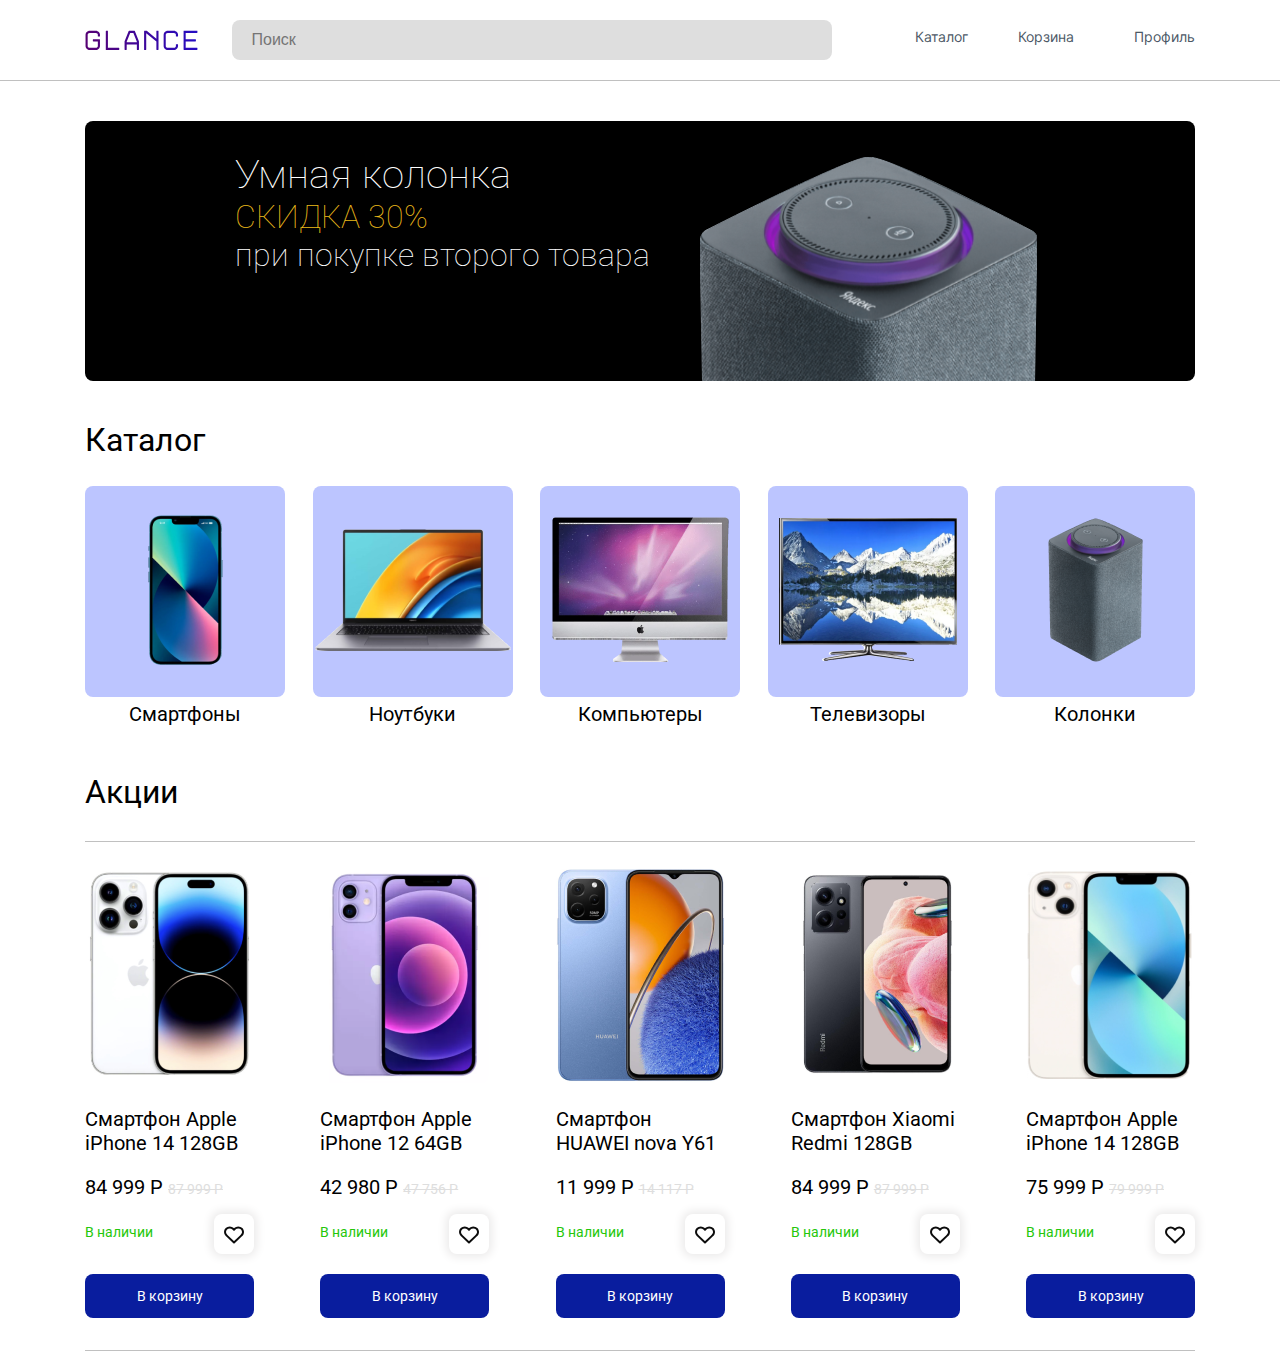
<file: index.html>
<!DOCTYPE html>
<html lang="en">
<head>
    <meta charset="UTF-8">
    <meta name="viewport" content="width=device-width, initial-scale=1.0">
    <title>Document</title>
    <link rel="stylesheet" href="./style.css">
</head>
<body>
    <header>
        <div class="header_main">
            <div class="logo_header">
                <img src="./assets/images/logo.svg" alt="">
            </div>
            <div class="inp_header">
                <input type="text" class="inp_head" placeholder="Поиск">
            </div>
            <div class="header_menu">
                <a href="index.html" class="text_menu">Каталог</a>
                <a href="index4.html" class="text_menu">Корзина</a>
                <button class="bnt0_head" onclick="korzina()"></button>
                <a href="#" class="text_menu">Профиль</a>
            </div>
        </div>
        <hr width="100%;" color="#C0C0C0" size="3">
    </header>
    <div class="section1">
        <div class="container_sec1">
            <div class="text_sec1">
                <h1 class="text1_sec1">Умная колонка</h1>
                <h1 class="text2_sec1">СКИДКА 30%</h1>
                <h1 class="text3_sec1">при покупке второго товара</h1>
            </div>
            <div class="image1_sec1">
                <img src="./assets/images/sec1/Mask group.svg" alt="" class="img1_sec1">
            </div>
        </div>
    </div>
    <div class="section2">
        <div class="container1_sec2">
            <p class="text1_sec2">Каталог</p>
            <div class="container_scroll">
                <div class="container2_sec2" id="container22_sec2">
                    <div class="min_cont_sec2">
                        <div class="min_cont2_sec2">
                            <a href="index2.html"><img src="./assets/images/sec2/Mask group.png" alt="" class="img_sec2"></a>
                        </div>
                        <p class="min_text_sec2">Смартфоны</p>
                    </div>
    
                    <div class="min_cont_sec2">
                        <div class="min_cont2_sec2">
                            <a href=""><img src="./assets/images/sec2/Mask group (1).png" alt="" class="img2_sec2"></a>
                            <a href=""><img src="./assets/images/sec2/Mask group (1).png" alt="" class="img22_sec2"></a>
                        </div>
                        <p class="min_text_sec2">Ноутбуки</p>
                    </div>
    
                    <div class="min_cont_sec2">
                        <div class="min_cont2_sec2">
                            <a href=""><img src="./assets/images/sec2/Mask group (2).png" alt="" class="img3_sec2"></a>
                            <a href=""><img src="./assets/images/sec2/Mask group (2).png" alt="" class="img33_sec2"></a>
                        </div>
                        <p class="min_text_sec2">Компьютеры</p>
                    </div>
    
                    <div class="min_cont_sec2">
                        <div class="min_cont2_sec2">
                            <a href=""><img src="./assets/images/sec2/Mask group (3).png" alt="" class="img4_sec2"></a>
                            <a href=""><img src="./assets/images/sec2/Mask group (3).png" alt="" class="img44_sec2"></a>
                        </div>
                        <p class="min_text_sec2">Телевизоры</p>
                    </div>
    
                    <div class="min_cont_sec2">
                        <div class="min_cont2_sec2">
                            <a href=""><img src="./assets/images/sec2/Mask group (5).png" alt="" class="img5_sec2"></a>
                        </div>
                        <p class="min_text_sec2">Колонки</p>
                    </div>
                </div>
            </div>
        </div>
    </div>
    <div class="section3">
        <div class="container1_sec3">
            <p class="text1_sec3">Акции</p>
            <hr width="100%;" color="#C0C0C0" size="3">
            <div class="cont_scroll_sec3">
                <div class="container1_5_sec3">
                    <div class="container2_sec3">
                        <a href="index3.html"><img src="./assets/images/sec3/Rectangle1.png" alt="" class="img_smart1_sec3"></a>
                        <p class="text2_sec3">Смартфон Apple iPhone 14 128GB</p>
                        <div class="txt_cont_sec3">
                            <p class="text3_sec3">84 999 P</p>
                            <p class="text4_sec3">87 999 P</p>
                        </div>
                        <div class="text_btn_sec3">
                            <p class="text5_sec3">В наличии</p>
                            <button class="btn1_sec3"><img src="./assets/images/sec3/Vector.svg" class="img_heart" alt=""><img src="./assets/images/sec3/Vector (1).svg" class="img2_heart" alt=""></button>
                        </div>
                        <button class="btn2_sec3">В корзину</button>
                    </div>
                    <div class="container2_sec3">
                        <a href=""><img src="./assets/images/sec3/Rectangle2.png" alt="" class="img_smart1_sec3"></a>
                        <p class="text2_sec3">Смартфон Apple iPhone 12 64GB</p>
                        <div class="txt_cont_sec3">
                            <p class="text3_sec3">42 980 P</p>
                            <p class="text4_sec3">47 756 P</p>
                        </div>
                        <div class="text_btn_sec3">
                            <p class="text5_sec3">В наличии</p>
                            <button class="btn1_sec3"><img src="./assets/images/sec3/Vector.svg" class="img_heart" alt=""><img src="./assets/images/sec3/Vector (1).svg" class="img2_heart" alt=""></button>
                        </div>
                        <button class="btn2_sec3">В корзину</button>
                    </div>
                    <div class="container2_sec3">
                        <a href=""><img src="./assets/images/sec3/Rectangle3.png" alt="" class="img_smart1_sec3"></a>
                        <p class="text2_sec3">Смартфон HUAWEI nova Y61</p>
                        <div class="txt_cont_sec3">
                            <p class="text3_sec3">11 999 P</p>
                            <p class="text4_sec3">14 117 P</p>
                        </div>
                        <div class="text_btn_sec3">
                            <p class="text5_sec3">В наличии</p>
                            <button class="btn1_sec3"><img src="./assets/images/sec3/Vector.svg" class="img_heart" alt=""><img src="./assets/images/sec3/Vector (1).svg" class="img2_heart" alt=""></button>
                        </div>
                        <button class="btn2_sec3">В корзину</button>
                    </div>
                    <div class="container2_sec3">
                        <a href=""><img src="./assets/images/sec3/Rectangle4.png" alt="" class="img_smart1_sec3"></a>
                        <p class="text2_sec3">Смартфон Xiaomi Redmi  128GB</p>
                        <div class="txt_cont_sec3">
                            <p class="text3_sec3">84 999 P</p>
                            <p class="text4_sec3">87 999 P</p>
                        </div>
                        <div class="text_btn_sec3">
                            <p class="text5_sec3">В наличии</p>
                            <button class="btn1_sec3"><img src="./assets/images/sec3/Vector.svg" class="img_heart" alt=""><img src="./assets/images/sec3/Vector (1).svg" class="img2_heart" alt=""></button>
                        </div>
                        <button class="btn2_sec3">В корзину</button>
                    </div>
                    <div class="container2_sec3">
                        <a href=""><img src="./assets/images/sec3/Rectangle5.png" alt="" class="img_smart1_sec3"></a>
                        <p class="text2_sec3">Смартфон Apple iPhone 14 128GB</p>
                        <div class="txt_cont_sec3">
                            <p class="text3_sec3">75 999 P</p>
                            <p class="text4_sec3">79 999 P</p>
                        </div>
                        <div class="text_btn_sec3">
                            <p class="text5_sec3">В наличии</p>
                            <button class="btn1_sec3"><img src="./assets/images/sec3/Vector.svg" class="img_heart" alt=""><img src="./assets/images/sec3/Vector (1).svg" class="img2_heart" alt=""></button>
                        </div>
                        <button class="btn2_sec3">В корзину</button>
                    </div>
                </div>
            </div>
            <hr width="100%;" color="#C0C0C0" size="3">
        </div>
    </div>
    <div class="head_foot">
        <div class="container1_foot">
            <div class="cont1_foot">
                <div class="min_cont_foot">
                    <div class="image_foot">
                        <a href="index.html"><img src="./assets/images/foot/icon home_blue.svg" alt="" class="img1_foot"></a>
                    </div>
                    <a href="index.html" class="text1_foot">Главная</a>
                </div>
                <div class="min_cont_foot">
                    <div class="image_foot">
                        <a href="index2.html"><img src="./assets/images/foot/icon catalog.svg" alt=""  class="img2_foot"></a>
                    </div>
                    <a href="index2.html" class="text_foot">Каталог</a>
                </div>
                <div class="min_cont_foot">
                    <div class="image_foot">
                        <a href="index4.1.html"><img src="./assets/images/foot/icon basket.svg" alt=""  class="img3_foot"></a>
                    </div>
                    <a href="index4.1.html" class="text_foot">Корзина</a>
                </div>
                <div class="min_cont_foot">
                    <div class="image_foot">
                        <a href=""><img src="./assets/images/foot/icon profile.svg" alt=""  class="img4_foot"></a>
                    </div>
                    <a href="#" class="text_foot">Профиль</a>
                </div>
            </div>
        </div>
    </div>
    <script>
        function smart(){
            window.open("index2.html",'_self');
        }

        function korzina(){
            window.open("index4.1.html",'_self');
        }

        $(document).ready(function(){
            $('#container22_sec2').tinyscrollbar();
        });

    </script>
</html>
</file>
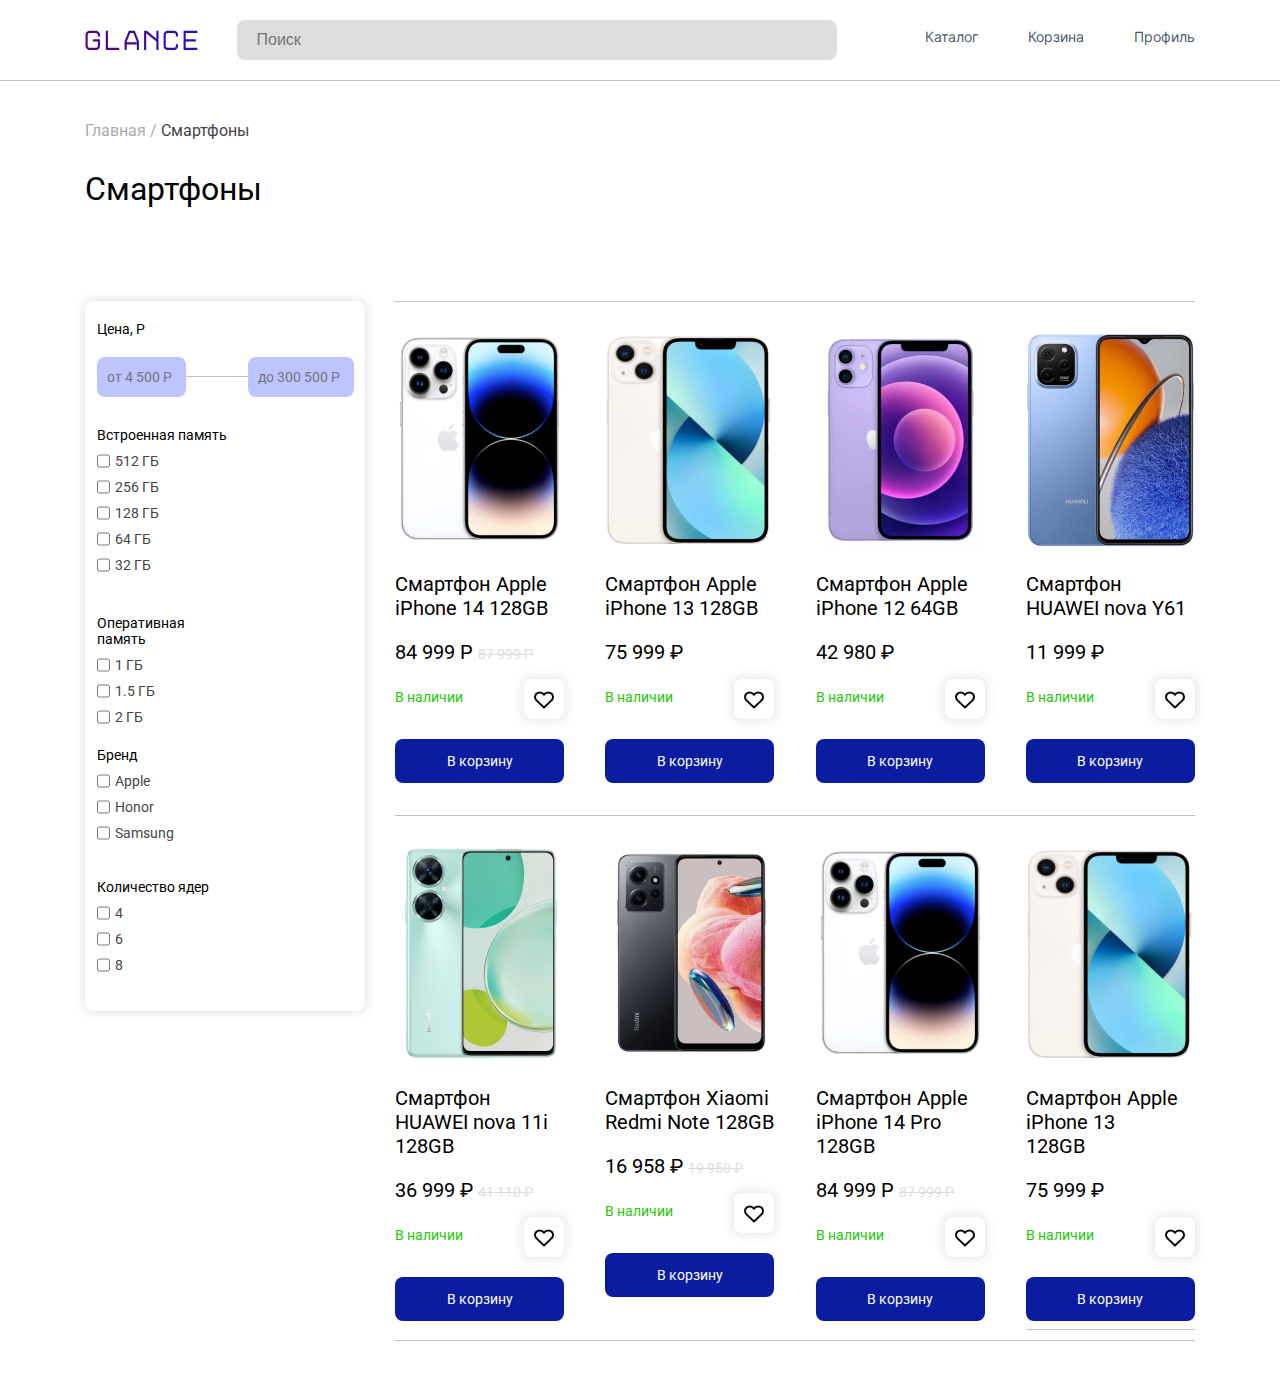
<file: index2.html>
<!DOCTYPE html>
<html lang="en">
<head>
    <meta charset="UTF-8">
    <meta name="viewport" content="width=device-width, initial-scale=1.0">
    <title>Document</title>
    <link rel="stylesheet" href="./style2.css">
</head>
<body>
    <header>
        <div class="header_main">
            <div class="logo_header">
                <img src="./assets/images/logo.svg" alt="">
            </div>
            <div class="inp_header">
                <input type="text" class="inp_head" placeholder="Поиск">
            </div>
            <div class="header_menu">
                <a href="index.html" class="text_menu">Каталог</a>
                <a href="index4.html" class="text_menu">Корзина</a>
                <a href="#" class="text_menu">Профиль</a>
            </div>
        </div>
        <hr width="100%" color="#C0C0C0" size="3">
    </header>
    <div class="section1">
        <div class="container1_sec1">
            <a href="index.html" class="a1">Главная /</a>
            <a href="index2.html" class="a2">Смартфоны</a>
            <p class="text1_sec1">Смартфоны</p>
        </div>
    </div>
    <div class="section2">
        <div class="container1_sec2">
            <div class="container2_sec2">
                <p class="text1_sec2">Цена, Р</p>
                <div class="cont_inputs">
                    <input type="text" class="inp1_sec2" placeholder="от 4 500 Р">
                    <div class="img_line_sec2">
                        <img src="./assets/images/2str/sec2/Line 2.png" alt="" class="image_line_sec2">
                    </div>
                    <input type="text" class="inp2_sec2" placeholder="до 300 500 Р">
                </div>
                <div class="cont_filter">
                    <p class="text2_sec2">Встроенная память</p>
                    <div class="txt_check">
                        <input type="checkbox" class="check1">
                        <p class="text3_sec2">512 ГБ</p>
                    </div>
                    <div class="txt_check">
                        <input type="checkbox" class="check1">
                        <p class="text3_sec2">256 ГБ</p>
                    </div>
                    <div class="txt_check">
                        <input type="checkbox" class="check1">
                        <p class="text3_sec2">128 ГБ</p>
                    </div>
                    <div class="txt_check">
                        <input type="checkbox" class="check1">
                        <p class="text3_sec2">64 ГБ</p>
                    </div>
                    <div class="txt_check">
                        <input type="checkbox" class="check1">
                        <p class="text3_sec2">32 ГБ</p>
                    </div>
                </div>

                <div class="cont2_filter">
                    <p class="text2_sec2">Оперативная память</p>
                    <div class="txt_check">
                        <input type="checkbox" class="check1">
                        <p class="text3_sec2">1 ГБ</p>
                    </div>
                    <div class="txt_check">
                        <input type="checkbox" class="check1">
                        <p class="text3_sec2">1.5 ГБ</p>
                    </div>
                    <div class="txt_check">
                        <input type="checkbox" class="check1">
                        <p class="text3_sec2">2 ГБ</p>
                    </div>
                </div>

                <div class="cont3_filter">
                    <p class="text2_sec2">Бренд</p>
                    <div class="txt_check">
                        <input type="checkbox" class="check1">
                        <p class="text3_sec2">Apple</p>
                    </div>
                    <div class="txt_check">
                        <input type="checkbox" class="check1">
                        <p class="text3_sec2">Honor</p>
                    </div>
                    <div class="txt_check">
                        <input type="checkbox" class="check1">
                        <p class="text3_sec2">Samsung</p>
                    </div>
                </div>

                <div class="cont4_filter">
                    <p class="text2_sec2">Количество ядер</p>
                    <div class="txt_check">
                        <input type="checkbox" class="check1">
                        <p class="text3_sec2">4</p>
                    </div>
                    <div class="txt_check">
                        <input type="checkbox" class="check1">
                        <p class="text3_sec2">6</p>
                    </div>
                    <div class="txt_check">
                        <input type="checkbox" class="check1">
                        <p class="text3_sec2">8</p>
                    </div>
                </div>
            </div>
            <div class="container3_sec2">
                <hr width="100%;" color="#C0C0C0" size="3" class="hr_none">
                <div class="container4_sec2">
                    <div class="container5_big_sec2">
                        <hr width="100%;" color="#C0C0C0" size="3" class="hr_for_media">
                        <div class="container5_sec2">
                            <div class="img_cont_sec3">
                                <a href="index3.html"><img src="./assets/images/sec3/Rectangle1.png" alt="" class="img1_sec3"></a>
                            </div>
                            <div class="cont_textCard_sec3">
                                <p class="text4_sec2">Смартфон Apple iPhone 14 128GB</p>
                                <p class="text_dop_sec2">Экран: 6.1"/2532x1170<br>Количество ядер: 6<br>Мощность блока питания: 20 Вт </p>
                                <div class="txt_cont_sec2">
                                    <p class="text7_sec2_dop">В наличии</p>
                                    <p class="text5_sec2">84 999 P</p>
                                    <p class="text6_sec2">87 999 P</p>
                                </div>
                                <div class="text_btn_sec2">
                                    <p class="text7_sec2">В наличии</p>
                                    <button class="btn1_sec2"><img src="./assets/images/sec3/Vector.svg" class="img_heart" alt=""><img src="./assets/images/sec3/Vector (1).svg" class="img2_heart" alt=""></button>
                                    <button class="btn2_sec2_dop">В корзину</button>
                                </div>
                                <button class="btn2_sec2">В корзину</button>
                            </div>
                        </div>
                        <hr width="100%;" color="#C0C0C0" size="3" class="hr_for_media">
                    </div>
    
                    <div class="container5_big_sec2">
                        <div class="container5_sec2">
                            <div class="img_cont_sec3">
                                <a href="index3.1.html"><img src="./assets/images/sec3/Rectangle5.png" alt="" class="img1_sec3"></a>
                            </div>
                            <div class="cont_textCard_sec3">
                                <p class="text4_sec2">Смартфон Apple iPhone 13 128GB</p>
                                <p class="text_dop_sec2">Экран: 6.1"/2532x1170<br>Количество ядер: 6<br>Мощность блока питания: 20 Вт </p>
                                <div class="txt_cont_sec2">
                                    <p class="text7_sec2_dop">В наличии</p>
                                    <p class="text5_sec2">75 999 ₽</p>
                                </div>
                                <div class="text_btn_sec2">
                                    <p class="text7_sec2">В наличии</p>
                                    <button class="btn1_sec2"><img src="./assets/images/sec3/Vector.svg" class="img_heart" alt=""><img src="./assets/images/sec3/Vector (1).svg" class="img2_heart" alt=""></button>
                                    <button class="btn2_sec2_dop">В корзину</button>
                                </div>
                                <button class="btn2_sec2">В корзину</button>
                            </div>
                        </div>
                        <hr width="100%;" color="#C0C0C0" size="3" class="hr_for_media">
                    </div>
    
                    <div class="container5_big_sec2">
                        <div class="container5_sec2">
                            <div class="img_cont_sec3">
                                <a href="index3.2.html"><img src="./assets/images/sec3/Rectangle2.png" alt="" class="img1_sec3"></a>
                            </div>
                            <div class="cont_textCard_sec3">
                                <p class="text4_sec2">Смартфон Apple iPhone 12 64GB</p>
                                <p class="text_dop_sec2">Экран: 6.1"/2532x1170<br>Количество ядер: 6<br>Мощность блока питания: 20 Вт </p>
                                <div class="txt_cont_sec2">
                                    <p class="text7_sec2_dop">В наличии</p>
                                    <p class="text5_sec2">42 980 ₽</p>
                                </div>
                                <div class="text_btn_sec2">
                                    <p class="text7_sec2">В наличии</p>
                                    <button class="btn1_sec2"><img src="./assets/images/sec3/Vector.svg" class="img_heart" alt=""><img src="./assets/images/sec3/Vector (1).svg" class="img2_heart" alt=""></button>
                                    <button class="btn2_sec2_dop">В корзину</button>
                                </div>
                                <button class="btn2_sec2">В корзину</button>
                            </div>
                        </div>
                        <hr width="100%;" color="#C0C0C0" size="3" class="hr_for_media">
                    </div>
    
                    <div class="container5_big_sec2">
                        <div class="container5_sec2">
                            <div class="img_cont_sec3">
                                <a href="index3.3.html"><img src="./assets/images/sec3/Rectangle3.png" alt="" class="img1_sec3"></a>
                            </div>
                            <div class="cont_textCard_sec3">
                                <p class="text4_sec2">Смартфон HUAWEI nova Y61</p>
                                <p class="text_dop_sec2">Экран: 6.1"/2532x1170<br>Количество ядер: 6<br>Мощность блока питания: 20 Вт </p>
                                <div class="txt_cont_sec2">
                                    <p class="text7_sec2_dop">В наличии</p>
                                    <p class="text5_sec2">11 999 ₽</p>
                                </div>
                                <div class="text_btn_sec2">
                                    <p class="text7_sec2">В наличии</p>
                                    <button class="btn1_sec2"><img src="./assets/images/sec3/Vector.svg" class="img_heart" alt=""><img src="./assets/images/sec3/Vector (1).svg" class="img2_heart" alt=""></button>
                                    <button class="btn2_sec2_dop">В корзину</button>
                                </div>
                                <button class="btn2_sec2">В корзину</button>
                            </div>
                        </div>
                        <hr width="100%;" color="#C0C0C0" size="3" class="hr_for_media">
                    </div>
        
                </div>
                <hr width="100%" color="#C0C0C0" size="3" class="hr_none" >
                <div class="container4_1_sec2">

                    <div class="container5_big_sec2">
                        <div class="container5_sec2">
                            <div class="img_cont_sec3">
                                <a href="index3.4.html"><img src="./assets/images/sec3/Rectangle6.png" alt="" class="img1_sec3"></a>
                            </div>
                            <div class="cont_textCard_sec3">
                                <p class="text4_sec2">Смартфон HUAWEI nova 11i 128GB</p>
                                <p class="text_dop_sec2">Экран: 6.1"/2532x1170<br>Количество ядер: 6<br>Мощность блока питания: 20 Вт </p>
                                <div class="txt_cont_sec2">
                                    <p class="text7_sec2_dop">В наличии</p>
                                    <p class="text5_sec2">36 999 ₽</p>
                                    <p class="text6_sec2">41 110 ₽</p>
                                </div>
                                <div class="text_btn_sec2">
                                    <p class="text7_sec2">В наличии</p>
                                    <button class="btn1_sec2"><img src="./assets/images/sec3/Vector.svg" class="img_heart" alt=""><img src="./assets/images/sec3/Vector (1).svg" class="img2_heart" alt=""></button>
                                    <button class="btn2_sec2_dop">В корзину</button>
                                </div>
                                <button class="btn2_sec2">В корзину</button>
                            </div>
                        </div>
                        <hr width="100%;" color="#C0C0C0" size="3" class="hr_for_media">
                    </div>
    
                    <div class="container5_big_sec2">
                        <div class="container5_sec2">
                            <div class="img_cont_sec3">
                                <a href="index3.5.html"><img src="./assets/images/sec3/Rectangle4.png" alt="" class="img1_sec3"></a>
                            </div>
                            <div class="cont_textCard_sec3">
                                <p class="text4_sec2">Смартфон Xiaomi Redmi Note 128GB</p>
                                <p class="text_dop_sec2">Экран: 6.1"/2532x1170<br>Количество ядер: 6<br>Мощность блока питания: 20 Вт </p>
                                <div class="txt_cont_sec2">
                                    <p class="text7_sec2_dop">В наличии</p>
                                    <p class="text5_sec2">16 958 ₽</p>
                                    <p class="text6_sec2">19 950 ₽</p>
                                </div>
                                <div class="text_btn_sec2">
                                    <p class="text7_sec2">В наличии</p>
                                    <button class="btn1_sec2"><img src="./assets/images/sec3/Vector.svg" class="img_heart" alt=""><img src="./assets/images/sec3/Vector (1).svg" class="img2_heart" alt=""></button>
                                    <button class="btn2_sec2_dop">В корзину</button>
                                </div>
                                <button class="btn2_sec2">В корзину</button>
                            </div>
                        </div>
                        <hr width="100%;" color="#C0C0C0" size="3" class="hr_for_media">
                    </div>
    
                    <div class="container5_big_sec2">
                        <div class="container5_sec2">
                            <div class="img_cont_sec3">
                                <a href="index3.html"><img src="./assets/images/sec3/Rectangle1.png" alt="" class="img1_sec3"></a>
                            </div>
                            <div class="cont_textCard_sec3">
                                <p class="text4_sec2">Смартфон Apple iPhone 14 Pro 128GB</p>
                                <p class="text_dop_sec2">Экран: 6.1"/2532x1170<br>Количество ядер: 6<br>Мощность блока питания: 20 Вт </p>
                                <div class="txt_cont_sec2">
                                    <p class="text7_sec2_dop">В наличии</p>
                                    <p class="text5_sec2">84 999 P</p>
                                    <p class="text6_sec2">87 999 P</p>
                                </div>
                                <div class="text_btn_sec2">
                                    <p class="text7_sec2">В наличии</p>
                                    <button class="btn1_sec2"><img src="./assets/images/sec3/Vector.svg" class="img_heart" alt=""><img src="./assets/images/sec3/Vector (1).svg" class="img2_heart" alt=""></button>
                                    <button class="btn2_sec2_dop">В корзину</button>
                                </div>
                                <button class="btn2_sec2">В корзину</button>
                            </div>
                        </div>
                        <hr width="100%;" color="#C0C0C0" size="3" class="hr_for_media">
                    </div>
    
                    <div class="container5_big_sec2">
                        <div class="container5_sec2">
                            <div class="img_cont_sec3">
                                <a href="index3.1.html"><img src="./assets/images/sec3/Rectangle7.png" alt="" class="img1_sec3"></a>
                            </div>
                            <div class="cont_textCard_sec3">
                                <p class="text4_sec2">Смартфон Apple iPhone 13 <br>128GB</p>
                                <p class="text_dop_sec2">Экран: 6.1"/2532x1170<br>Количество ядер: 6<br>Мощность блока питания: 20 Вт </p>
                                <div class="txt_cont_sec2">
                                    <p class="text7_sec2_dop">В наличии</p>
                                    <p class="text5_sec2">75 999 ₽</p>
                                </div>
                                <div class="text_btn_sec2">
                                    <p class="text7_sec2">В наличии</p>
                                    <button class="btn1_sec2"><img src="./assets/images/sec3/Vector.svg" class="img_heart" alt=""><img src="./assets/images/sec3/Vector (1).svg" class="img2_heart" alt=""></button>
                                    <button class="btn2_sec2_dop">В корзину</button>
                                </div>
                                <button class="btn2_sec2">В корзину</button>
                            </div>
                        </div>
                        <hr width="100%;" color="#C0C0C0" size="3" class="hr_for_media1">
                    </div>

                </div>
                <hr width="100%" color="#C0C0C0" size="3" class="hr_none">
            </div>
        </div>
    </div>
    <div class="head_foot">
        <div class="container1_foot">
            <div class="cont1_foot">
                <div class="min_cont_foot">
                    <div class="image_foot">
                        <a href="index.html"><img src="./assets/images/foot/icon home.svg" alt="" class="img1_foot"></a>
                    </div>
                    <a href="#" class="text_foot">Главная</a>
                </div>
                <div class="min_cont_foot">
                    <div class="image_foot">
                        <a href="index2.html"><img src="./assets/images/foot/icon catalog_blue.svg" alt=""  class="img2_foot"></a>
                    </div>
                    <a href="#" class="text1_foot">Каталог</a>
                </div>
                <div class="min_cont_foot">
                    <div class="image_foot">
                        <a href="index4.1.html"><img src="./assets/images/foot/icon basket.svg" alt=""  class="img3_foot"></a>
                    </div>
                    <a href="#" class="text_foot">Корзина</a>
                </div>
                <div class="min_cont_foot">
                    <div class="image_foot">
                        <a href=""><img src="./assets/images/foot/icon profile.svg" alt=""  class="img4_foot"></a>
                    </div>
                    <a href="#" class="text_foot">Профиль</a>
                </div>
            </div>
        </div>
    </div>
</body>
</html>
</file>
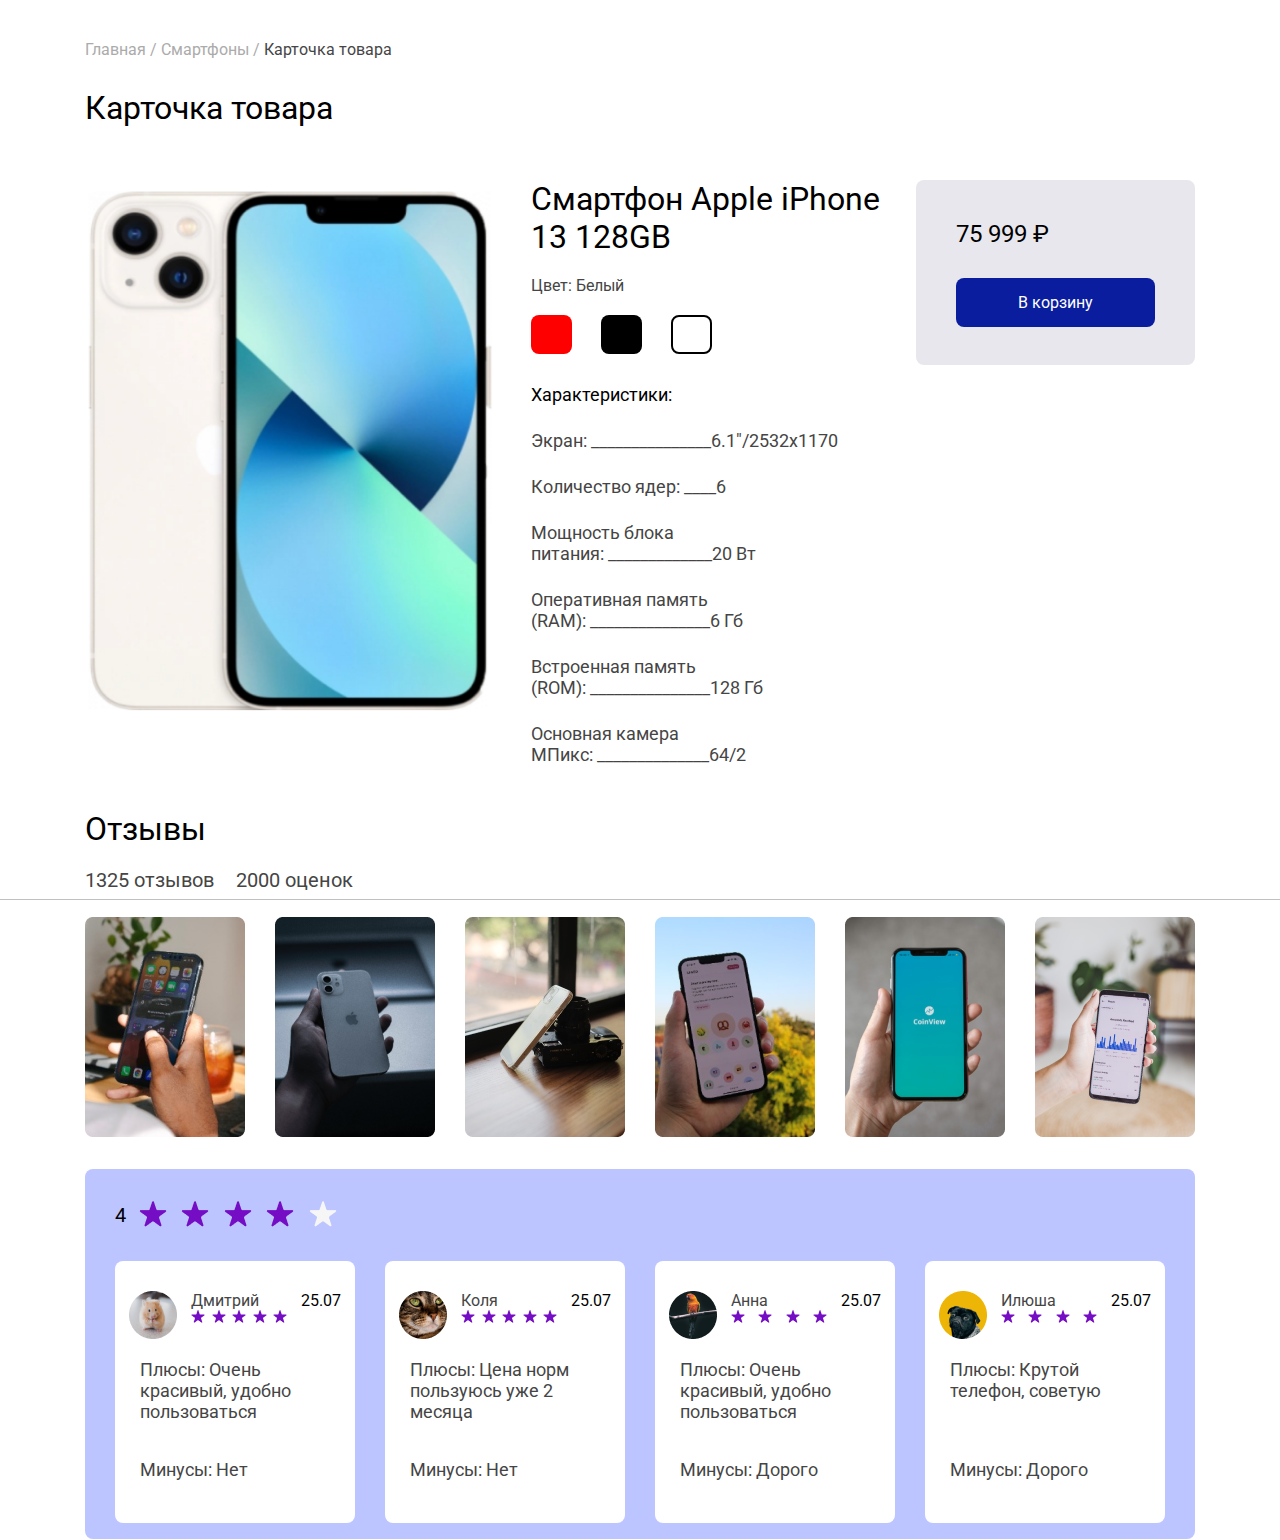
<file: index3.1.html>
<!DOCTYPE html>
<html lang="en">
<head>
    <meta charset="UTF-8">
    <meta name="viewport" content="width=device-width, initial-scale=1.0">
    <title>Document</title>
    <link rel="stylesheet" href="./style3.css">
</head>
<body>
    <div class="section1">
        <div class="container1_sec1">
            <a href="index.html" class="a1">Главная /</a>
            <a href="index2.html" class="a1">Смартфоны /</a>
            <a href="index3.html" class="a2">Карточка товара</a>
            <p class="text1_sec1">Карточка товара</p>
        </div>
    </div>
    <div class="section2">
        <div class="container1_sec2">
            <div class="cont_img_sec2">
                <img src="./assets/images/3str/img.png" alt="" class="img1_sec2">
            </div>
            <div class="cont_text_sec2">
                <p class="text1_sec2">Смартфон Apple iPhone 13 128GB</p>
                <p class="text2_sec2">Цвет: Белый</p>
                <div class="color_button_sec2">
                    <button class="btn1_sec2"></button>
                    <button class="btn2_sec2"></button>
                    <button class="btn3_sec2"></button>
                </div>
                <div class="cont_characteristic_sec2">
                    <p class="text_charact_sec2">Характеристики:</p>
                    <p class="text1_charact_sec2">Экран: _______________6.1"/2532x1170</p>
                    <p class="text1_charact_sec2">Количество ядер: ____6</p>
                    <p class="text1_charact_sec2">Мощность блока <br> питания: _____________20 Вт</p>
                    <p class="text1_charact_sec2">Оперативная память <br>(RAM): _______________6 Гб</p>
                    <p class="text1_charact_sec2">Встроенная память <br>(ROM): _______________128 Гб</p>
                    <p class="text1_charact_sec2">Основная камера <br>МПикс: ______________64/2</p>
                </div>
            </div>
            <div class="cont_price_sec2">
                <p class="text_price_sec2">75 999 ₽</p>
                <div class="button4_sec2">
                    <button class="btn4_sec2">В корзину</button>
                </div>
            </div>
        </div>
    </div>
    <div class="section3">
        <div class="container1_sec3">
            <p class="text1_sec3">Отзывы</p>
            <div class="texts_sec3">
                <p class="text2_sec3">1325 отзывов</p>
                <p class="text2_sec3">2000 оценок</p>
            </div>
            <div class="container_images_media_sec3">
                <div class="cont_images_sec3">
                    
                    <img src="./assets/images/3str/sec3/Rectangle1.png" alt="" class="img_sec3" id="img_otz_sec2">
                    <img src="./assets/images/3str/sec3/Rectangle2.png" alt="" class="img_sec3">
                    <img src="./assets/images/3str/sec3/Rectangle3.png" alt="" class="img_sec3">
                    <img src="./assets/images/3str/sec3/Rectangle4.png" alt="" class="img_sec3">
                    <img src="./assets/images/3str/sec3/Rectangle5.png" alt="" class="img_sec3">
                    <img src="./assets/images/3str/sec3/Rectangle6.png" alt="" class="img_sec3">
                </div>
            </div>
        </div>
    </div>
    <div class="section4">
        <div class="container1_sec4">
            <div class="cont_stars">
                <p class="text1_sec4">4</p>
                <img src="./assets/images/3str/sec4/Star 1.png" alt="" class="big_stars_media">
                <img src="./assets/images/3str/sec4/Star 1.png" alt="" class="big_stars_media">
                <img src="./assets/images/3str/sec4/Star 1.png" alt="" class="big_stars_media">
                <img src="./assets/images/3str/sec4/Star 1.png" alt="" class="big_stars_media">
                <img src="./assets/images/3str/sec4/Star 2.png" alt="" class="big_stars_media">
            </div>
            <div class="cont_scroll_comment_sec4">
                <div class="cont_comments">
                    <div class="cont1_comment">
                        <div class="cont_img_sec4">
                            <div class="cont1_img_sec4">
                                <img src="./assets/images/3str/sec4/img.png" alt="" class="img_animal">
                            </div>
                            <div class="cont_name_stars">
                                <p class="text_name_sec4">Дмитрий</p>
                                <div class="cont_min_stars_sec4">
                                    <img src="./assets/images/3str/sec4/Star_small.png" alt="" class="stars_media">
                                    <img src="./assets/images/3str/sec4/Star_small.png" alt=""class="stars_media">
                                    <img src="./assets/images/3str/sec4/Star_small.png" alt=""class="stars_media">
                                    <img src="./assets/images/3str/sec4/Star_small.png" alt=""class="stars_media">
                                    <img src="./assets/images/3str/sec4/Star_small.png" alt=""class="stars_media">
                                </div>
                            </div>
                            <div class="cont_number_sec4">
                                <p class="text_number_sec4">25.07</p>
                            </div>
                        </div>
                        <div class="cont1_text_comments_sec4">
                            <p class="text_comment1_sec4">Плюсы: Очень<br> красивый, удобно<br> пользоваться</p>
                        </div>
                        <div class="cont2_text_comments_sec4">
                            <p class="text_comment1_sec4">Минусы: Нет</p>
                        </div>
                    </div>
    
                    <div class="cont1_comment">
                        <div class="cont_img_sec4">
                            <div class="cont1_img_sec4">
                                <img src="./assets/images/3str/sec4/img (1).png" alt="" class="img_animal">
                            </div>
                            <div class="cont_name_stars">
                                <p class="text_name_sec4">Коля</p>
                                <div class="cont_min_stars_sec4">
                                    <img src="./assets/images/3str/sec4/Star_small.png" alt="" class="stars_media">
                                    <img src="./assets/images/3str/sec4/Star_small.png" alt="" class="stars_media">
                                    <img src="./assets/images/3str/sec4/Star_small.png" alt=""class="stars_media">
                                    <img src="./assets/images/3str/sec4/Star_small.png" alt=""class="stars_media">
                                    <img src="./assets/images/3str/sec4/Star_small.png" alt=""class="stars_media">
                                </div>
                            </div>
                            <div class="cont_number_sec4">
                                <p class="text_number_sec4">25.07</p>
                            </div>
                        </div>
                        <div class="cont1_text_comments_sec4">
                            <p class="text_comment1_sec4">Плюсы: Цена норм<br> пользуюсь уже 2<br> месяца</p>
                        </div>
                        <div class="cont2_text_comments_sec4">
                            <p class="text_comment1_sec4">Минусы: Нет</p>
                        </div>
                    </div>
    
                    <div class="cont1_comment">
                        <div class="cont_img_sec4">
                            <div class="cont1_img_sec4">
                                <img src="./assets/images/3str/sec4/img (2).png" alt="" class="img_animal">
                            </div>
                            <div class="cont_name_stars">
                                <p class="text_name_sec4">Анна</p>
                                <div class="cont_min_stars_sec4">
                                    <img src="./assets/images/3str/sec4/Star_small.png" alt="" class="stars_media">
                                    <img src="./assets/images/3str/sec4/Star_small.png" alt="" class="stars_media">
                                    <img src="./assets/images/3str/sec4/Star_small.png" alt="" class="stars_media">
                                    <img src="./assets/images/3str/sec4/Star_small.png" alt="" class="stars_media">
                                </div>
                            </div>
                            <div class="cont_number_sec4">
                                <p class="text_number_sec4">25.07</p>
                            </div>
                        </div>
                        <div class="cont1_text_comments_sec4">
                            <p class="text_comment1_sec4">Плюсы: Очень<br> красивый, удобно<br> пользоваться</p>
                        </div>
                        <div class="cont2_text_comments_sec4">
                            <p class="text_comment1_sec4">Минусы: Дорого</p>
                        </div>
                    </div>
                    <div class="cont11_comment_sec4">
                        <div class="cont1_comment">
                            <div class="cont_img_sec4">
                                <div class="cont1_img_sec4">
                                    <img src="./assets/images/3str/sec4/img (3).png" alt="" class="img_animal">
                                </div>
                                <div class="cont_name_stars">
                                    <p class="text_name_sec4">Илюша</p>
                                    <div class="cont_min_stars_sec4">
                                        <img src="./assets/images/3str/sec4/Star_small.png" alt="" class="stars_media">
                                        <img src="./assets/images/3str/sec4/Star_small.png" alt="" class="stars_media">
                                        <img src="./assets/images/3str/sec4/Star_small.png" alt="" class="stars_media">
                                        <img src="./assets/images/3str/sec4/Star_small.png" alt="" class="stars_media">
                                    </div>
                                </div>
                                <div class="cont_number_sec4">
                                    <p class="text_number_sec4">25.07</p>
                                </div>
                            </div>
                            <div class="cont1_text_comments_sec4">
                                <p class="text_comment1_sec4">Плюсы: Крутой<br> телефон, советую</p>
                            </div>
                            <div class="cont2_text_comments_sec4">
                                <p class="text_comment1_sec4">Минусы: Дорого</p>
                            </div>
                        </div>
                    </div>
                </div>
            </div>
        </div>
    </div>
    <div class="dasha_sec0">
        <div class="fixed_panel">
            <div class="price_panel">
                <div class="text_btn_pp">
                    <div class="text1_pp">
                        <p class="txt1_pp">75 999 ₽</p>
                    </div>
                    <div class="button1_pp">
                        <button class="btn1_pp">В корзину</button>
                    </div>
                </div>
            </div>
        </div>
        <div class="hr_cont_foot">
            <hr width="100%;" color="#C0C0C0" size="3" class="hr_for_media">
            <div class="head_foot">
                <div class="container1_foot">
                    <div class="cont1_foot">
                        <div class="min_cont_foot">
                            <div class="image_foot">
                                <a href="index.html"><img src="./assets/images/foot/icon home.svg" alt="" class="img1_foot"></a>
                            </div>
                            <a href="#" class="text_foot">Главная</a>
                        </div>
                        <div class="min_cont_foot">
                            <div class="image_foot">
                                <a href="index2.html"><img src="./assets/images/foot/icon catalog.svg" alt=""  class="img2_foot"></a>
                            </div>
                            <a href="#" class="text_foot">Каталог</a>
                        </div>
                        <div class="min_cont_foot">
                            <div class="image_foot">
                                <a href="index4.1.html"><img src="./assets/images/foot/icon basket.svg" alt=""  class="img3_foot"></a>
                            </div>
                            <a href="#" class="text_foot">Корзина</a>
                        </div>
                        <div class="min_cont_foot">
                            <div class="image_foot">
                                <a href=""><img src="./assets/images/foot/icon profile.svg" alt=""  class="img4_foot"></a>
                            </div>
                            <a href="#" class="text_foot">Профиль</a>
                        </div>
                    </div>
                </div>
            </div>
        </div>
    </div>
</body>
<script>
   
</script>
</html>
</file>
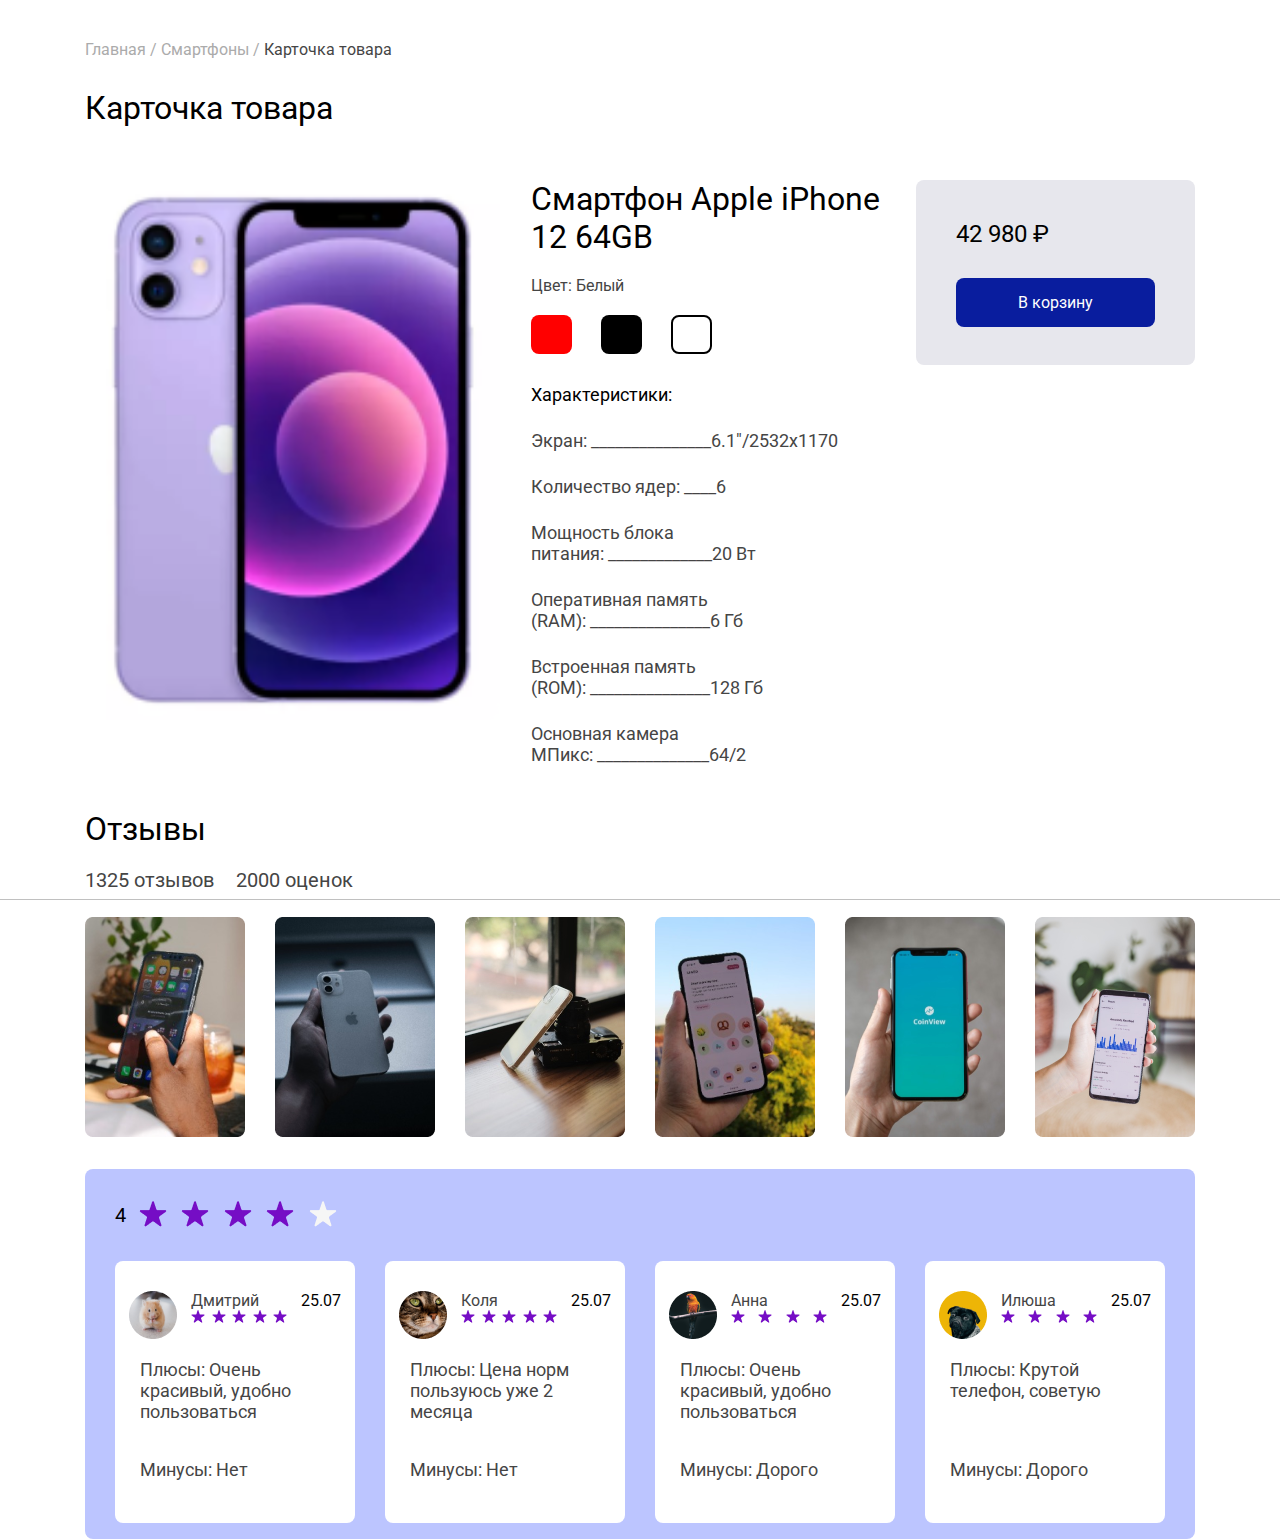
<file: index3.2.html>
<!DOCTYPE html>
<html lang="en">
<head>
    <meta charset="UTF-8">
    <meta name="viewport" content="width=device-width, initial-scale=1.0">
    <title>Document</title>
    <link rel="stylesheet" href="./style3.css">
</head>
<body>
    <div class="section1">
        <div class="container1_sec1">
            <a href="index.html" class="a1">Главная /</a>
            <a href="index2.html" class="a1">Смартфоны /</a>
            <a href="index3.html" class="a2">Карточка товара</a>
            <p class="text1_sec1">Карточка товара</p>
        </div>
    </div>
    <div class="section2">
        <div class="container1_sec2">
            <div class="cont_img_sec2">
                <img src="./assets/images/sec3/Rectangle2.png" alt="" class="img1_sec2">
            </div>
            <div class="cont_text_sec2">
                <p class="text1_sec2">Смартфон Apple iPhone 12 64GB</p>
                <p class="text2_sec2">Цвет: Белый</p>
                <div class="color_button_sec2">
                    <button class="btn1_sec2"></button>
                    <button class="btn2_sec2"></button>
                    <button class="btn3_sec2"></button>
                </div>
                <div class="cont_characteristic_sec2">
                    <p class="text_charact_sec2">Характеристики:</p>
                    <p class="text1_charact_sec2">Экран: _______________6.1"/2532x1170</p>
                    <p class="text1_charact_sec2">Количество ядер: ____6</p>
                    <p class="text1_charact_sec2">Мощность блока <br> питания: _____________20 Вт</p>
                    <p class="text1_charact_sec2">Оперативная память <br>(RAM): _______________6 Гб</p>
                    <p class="text1_charact_sec2">Встроенная память <br>(ROM): _______________128 Гб</p>
                    <p class="text1_charact_sec2">Основная камера <br>МПикс: ______________64/2</p>
                </div>
            </div>
            <div class="cont_price_sec2">
                <p class="text_price_sec2">42 980 ₽</p>
                <div class="button4_sec2">
                    <button class="btn4_sec2">В корзину</button>
                </div>
            </div>
        </div>
    </div>
    <div class="section3">
        <div class="container1_sec3">
            <p class="text1_sec3">Отзывы</p>
            <div class="texts_sec3">
                <p class="text2_sec3">1325 отзывов</p>
                <p class="text2_sec3">2000 оценок</p>
            </div>
            <div class="container_images_media_sec3">
                <div class="cont_images_sec3">
                    <img src="./assets/images/3str/sec3/Rectangle1.png" alt="" class="img_sec3">
                    <img src="./assets/images/3str/sec3/Rectangle2.png" alt="" class="img_sec3">
                    <img src="./assets/images/3str/sec3/Rectangle3.png" alt="" class="img_sec3">
                    <img src="./assets/images/3str/sec3/Rectangle4.png" alt="" class="img_sec3">
                    <img src="./assets/images/3str/sec3/Rectangle5.png" alt="" class="img_sec3">
                    <img src="./assets/images/3str/sec3/Rectangle6.png" alt="" class="img_sec3">
                </div>
            </div>
        </div>
    </div>
    <div class="section4">
        <div class="container1_sec4">
            <div class="cont_stars">
                <p class="text1_sec4">4</p>
                <img src="./assets/images/3str/sec4/Star 1.png" alt="" class="big_stars_media">
                <img src="./assets/images/3str/sec4/Star 1.png" alt="" class="big_stars_media">
                <img src="./assets/images/3str/sec4/Star 1.png" alt="" class="big_stars_media">
                <img src="./assets/images/3str/sec4/Star 1.png" alt="" class="big_stars_media">
                <img src="./assets/images/3str/sec4/Star 2.png" alt="" class="big_stars_media">
            </div>
            <div class="cont_scroll_comment_sec4">
                <div class="cont_comments">
                    <div class="cont1_comment">
                        <div class="cont_img_sec4">
                            <div class="cont1_img_sec4">
                                <img src="./assets/images/3str/sec4/img.png" alt="" class="img_animal">
                            </div>
                            <div class="cont_name_stars">
                                <p class="text_name_sec4">Дмитрий</p>
                                <div class="cont_min_stars_sec4">
                                    <img src="./assets/images/3str/sec4/Star_small.png" alt="" class="stars_media">
                                    <img src="./assets/images/3str/sec4/Star_small.png" alt=""class="stars_media">
                                    <img src="./assets/images/3str/sec4/Star_small.png" alt=""class="stars_media">
                                    <img src="./assets/images/3str/sec4/Star_small.png" alt=""class="stars_media">
                                    <img src="./assets/images/3str/sec4/Star_small.png" alt=""class="stars_media">
                                </div>
                            </div>
                            <div class="cont_number_sec4">
                                <p class="text_number_sec4">25.07</p>
                            </div>
                        </div>
                        <div class="cont1_text_comments_sec4">
                            <p class="text_comment1_sec4">Плюсы: Очень<br> красивый, удобно<br> пользоваться</p>
                        </div>
                        <div class="cont2_text_comments_sec4">
                            <p class="text_comment1_sec4">Минусы: Нет</p>
                        </div>
                    </div>
    
                    <div class="cont1_comment">
                        <div class="cont_img_sec4">
                            <div class="cont1_img_sec4">
                                <img src="./assets/images/3str/sec4/img (1).png" alt="" class="img_animal">
                            </div>
                            <div class="cont_name_stars">
                                <p class="text_name_sec4">Коля</p>
                                <div class="cont_min_stars_sec4">
                                    <img src="./assets/images/3str/sec4/Star_small.png" alt="" class="stars_media">
                                    <img src="./assets/images/3str/sec4/Star_small.png" alt="" class="stars_media">
                                    <img src="./assets/images/3str/sec4/Star_small.png" alt=""class="stars_media">
                                    <img src="./assets/images/3str/sec4/Star_small.png" alt=""class="stars_media">
                                    <img src="./assets/images/3str/sec4/Star_small.png" alt=""class="stars_media">
                                </div>
                            </div>
                            <div class="cont_number_sec4">
                                <p class="text_number_sec4">25.07</p>
                            </div>
                        </div>
                        <div class="cont1_text_comments_sec4">
                            <p class="text_comment1_sec4">Плюсы: Цена норм<br> пользуюсь уже 2<br> месяца</p>
                        </div>
                        <div class="cont2_text_comments_sec4">
                            <p class="text_comment1_sec4">Минусы: Нет</p>
                        </div>
                    </div>
    
                    <div class="cont1_comment">
                        <div class="cont_img_sec4">
                            <div class="cont1_img_sec4">
                                <img src="./assets/images/3str/sec4/img (2).png" alt="" class="img_animal">
                            </div>
                            <div class="cont_name_stars">
                                <p class="text_name_sec4">Анна</p>
                                <div class="cont_min_stars_sec4">
                                    <img src="./assets/images/3str/sec4/Star_small.png" alt="" class="stars_media">
                                    <img src="./assets/images/3str/sec4/Star_small.png" alt="" class="stars_media">
                                    <img src="./assets/images/3str/sec4/Star_small.png" alt="" class="stars_media">
                                    <img src="./assets/images/3str/sec4/Star_small.png" alt="" class="stars_media">
                                </div>
                            </div>
                            <div class="cont_number_sec4">
                                <p class="text_number_sec4">25.07</p>
                            </div>
                        </div>
                        <div class="cont1_text_comments_sec4">
                            <p class="text_comment1_sec4">Плюсы: Очень<br> красивый, удобно<br> пользоваться</p>
                        </div>
                        <div class="cont2_text_comments_sec4">
                            <p class="text_comment1_sec4">Минусы: Дорого</p>
                        </div>
                    </div>
                    <div class="cont11_comment_sec4">
                        <div class="cont1_comment">
                            <div class="cont_img_sec4">
                                <div class="cont1_img_sec4">
                                    <img src="./assets/images/3str/sec4/img (3).png" alt="" class="img_animal">
                                </div>
                                <div class="cont_name_stars">
                                    <p class="text_name_sec4">Илюша</p>
                                    <div class="cont_min_stars_sec4">
                                        <img src="./assets/images/3str/sec4/Star_small.png" alt="" class="stars_media">
                                        <img src="./assets/images/3str/sec4/Star_small.png" alt="" class="stars_media">
                                        <img src="./assets/images/3str/sec4/Star_small.png" alt="" class="stars_media">
                                        <img src="./assets/images/3str/sec4/Star_small.png" alt="" class="stars_media">
                                    </div>
                                </div>
                                <div class="cont_number_sec4">
                                    <p class="text_number_sec4">25.07</p>
                                </div>
                            </div>
                            <div class="cont1_text_comments_sec4">
                                <p class="text_comment1_sec4">Плюсы: Крутой<br> телефон, советую</p>
                            </div>
                            <div class="cont2_text_comments_sec4">
                                <p class="text_comment1_sec4">Минусы: Дорого</p>
                            </div>
                        </div>
                    </div>
                </div>
            </div>
        </div>
    </div>
    <div class="dasha_sec0">
        <div class="fixed_panel">
            <div class="price_panel">
                <div class="text_btn_pp">
                    <div class="text1_pp">
                        <p class="txt1_pp">42 980 ₽</p>
                    </div>
                    <div class="button1_pp">
                        <button class="btn1_pp">В корзину</button>
                    </div>
                </div>
            </div>
        </div>
        <div class="hr_cont_foot">
            <hr width="100%;" color="#C0C0C0" size="3" class="hr_for_media">
            <div class="head_foot">
                <div class="container1_foot">
                    <div class="cont1_foot">
                        <div class="min_cont_foot">
                            <div class="image_foot">
                                <a href="index.html"><img src="./assets/images/foot/icon home.svg" alt="" class="img1_foot"></a>
                            </div>
                            <a href="#" class="text_foot">Главная</a>
                        </div>
                        <div class="min_cont_foot">
                            <div class="image_foot">
                                <a href="index2.html"><img src="./assets/images/foot/icon catalog.svg" alt=""  class="img2_foot"></a>
                            </div>
                            <a href="#" class="text_foot">Каталог</a>
                        </div>
                        <div class="min_cont_foot">
                            <div class="image_foot">
                                <a href="index4.1.html"><img src="./assets/images/foot/icon basket.svg" alt=""  class="img3_foot"></a>
                            </div>
                            <a href="#" class="text_foot">Корзина</a>
                        </div>
                        <div class="min_cont_foot">
                            <div class="image_foot">
                                <a href=""><img src="./assets/images/foot/icon profile.svg" alt=""  class="img4_foot"></a>
                            </div>
                            <a href="#" class="text_foot">Профиль</a>
                        </div>
                    </div>
                </div>
            </div>
        </div>
    </div>
</body>
</html>
</file>
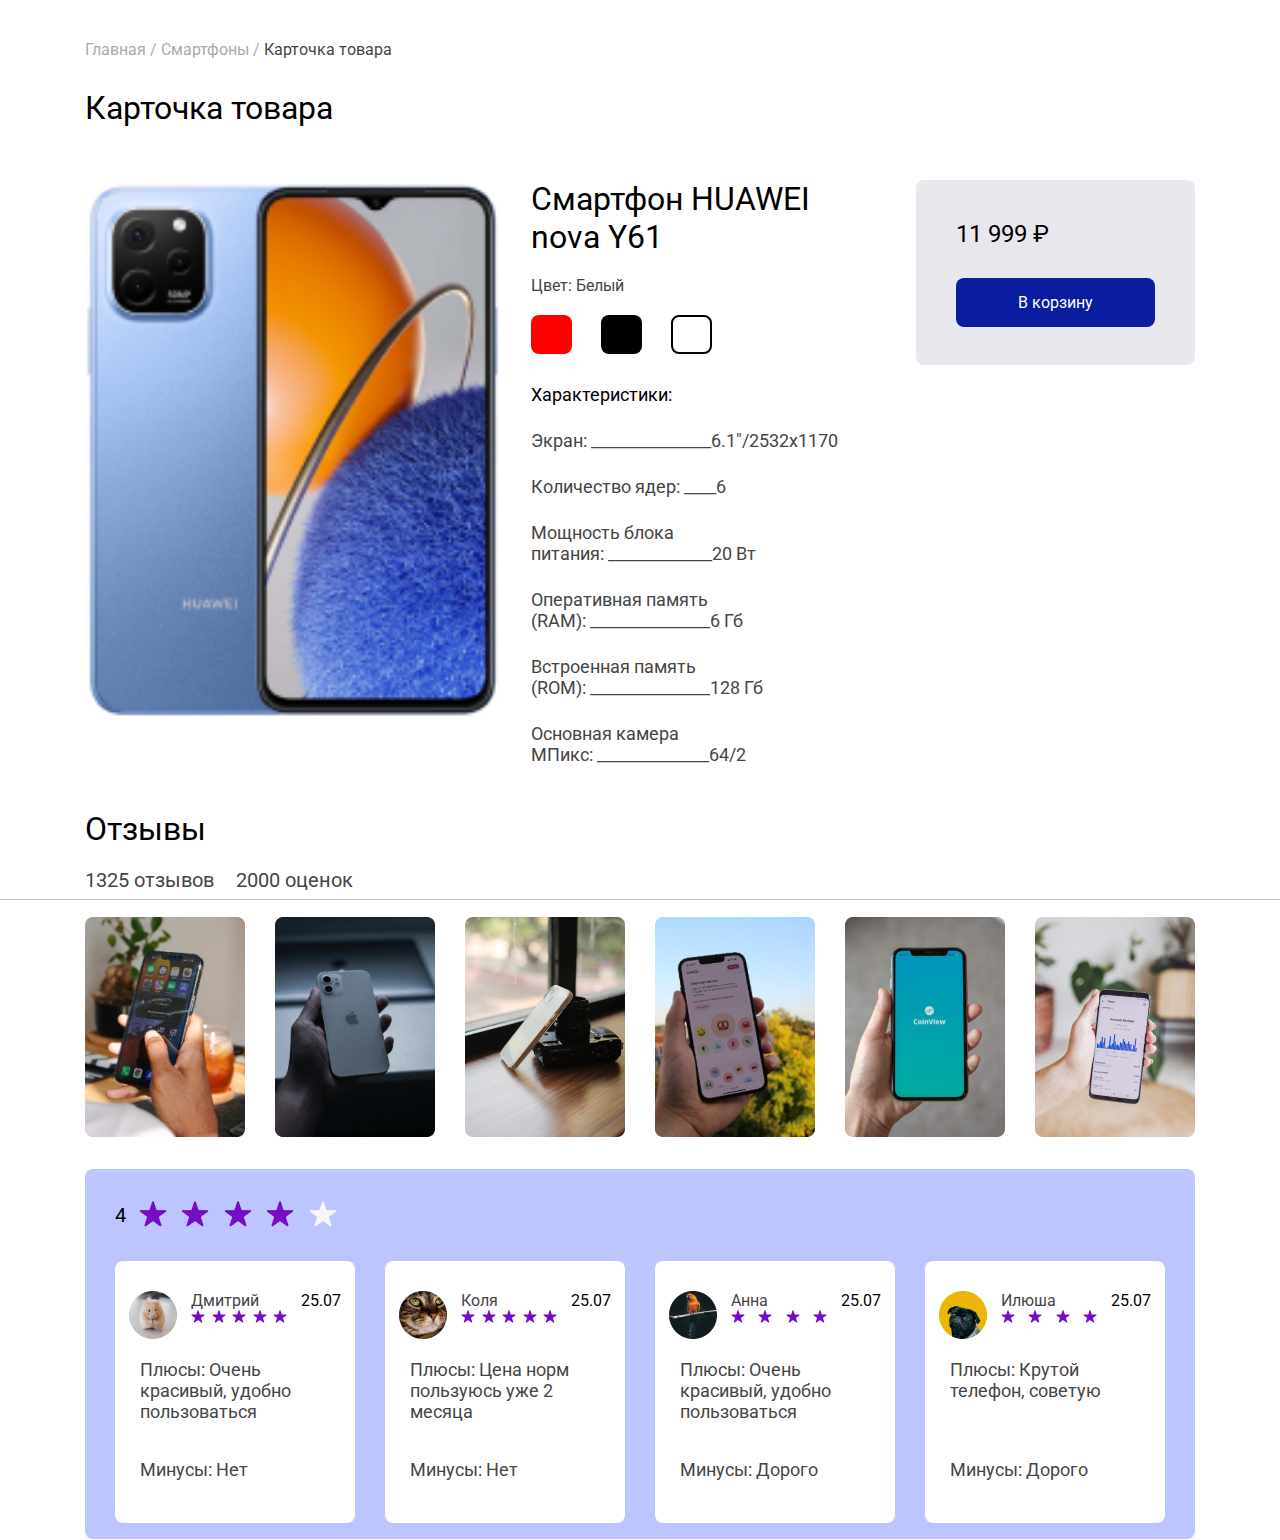
<file: index3.3.html>
<!DOCTYPE html>
<html lang="en">
<head>
    <meta charset="UTF-8">
    <meta name="viewport" content="width=device-width, initial-scale=1.0">
    <title>Document</title>
    <link rel="stylesheet" href="./style3.css">
</head>
<body>
    <div class="section1">
        <div class="container1_sec1">
            <a href="index.html" class="a1">Главная /</a>
            <a href="index2.html" class="a1">Смартфоны /</a>
            <a href="index3.html" class="a2">Карточка товара</a>
            <p class="text1_sec1">Карточка товара</p>
        </div>
    </div>
    <div class="section2">
        <div class="container1_sec2">
            <div class="cont_img_sec2">
                <img src="./assets/images/sec3/Rectangle3.png" alt="" class="img1_sec2">
            </div>
            <div class="cont_text_sec2">
                <p class="text1_sec2">Смартфон HUAWEI nova Y61</p>
                <p class="text2_sec2">Цвет: Белый</p>
                <div class="color_button_sec2">
                    <button class="btn1_sec2"></button>
                    <button class="btn2_sec2"></button>
                    <button class="btn3_sec2"></button>
                </div>
                <div class="cont_characteristic_sec2">
                    <p class="text_charact_sec2">Характеристики:</p>
                    <p class="text1_charact_sec2">Экран: _______________6.1"/2532x1170</p>
                    <p class="text1_charact_sec2">Количество ядер: ____6</p>
                    <p class="text1_charact_sec2">Мощность блока <br> питания: _____________20 Вт</p>
                    <p class="text1_charact_sec2">Оперативная память <br>(RAM): _______________6 Гб</p>
                    <p class="text1_charact_sec2">Встроенная память <br>(ROM): _______________128 Гб</p>
                    <p class="text1_charact_sec2">Основная камера <br>МПикс: ______________64/2</p>
                </div>
            </div>
            <div class="cont_price_sec2">
                <p class="text_price_sec2">11 999 ₽</p>
                <div class="button4_sec2">
                    <button class="btn4_sec2">В корзину</button>
                </div>
            </div>
        </div>
    </div>
    <div class="section3">
        <div class="container1_sec3">
            <p class="text1_sec3">Отзывы</p>
            <div class="texts_sec3">
                <p class="text2_sec3">1325 отзывов</p>
                <p class="text2_sec3">2000 оценок</p>
            </div>
            <div class="container_images_media_sec3">
                <div class="cont_images_sec3">
                    <img src="./assets/images/3str/sec3/Rectangle1.png" alt="" class="img_sec3">
                    <img src="./assets/images/3str/sec3/Rectangle2.png" alt="" class="img_sec3">
                    <img src="./assets/images/3str/sec3/Rectangle3.png" alt="" class="img_sec3">
                    <img src="./assets/images/3str/sec3/Rectangle4.png" alt="" class="img_sec3">
                    <img src="./assets/images/3str/sec3/Rectangle5.png" alt="" class="img_sec3">
                    <img src="./assets/images/3str/sec3/Rectangle6.png" alt="" class="img_sec3">
                </div>
            </div>
        </div>
    </div>
    <div class="section4">
        <div class="container1_sec4">
            <div class="cont_stars">
                <p class="text1_sec4">4</p>
                <img src="./assets/images/3str/sec4/Star 1.png" alt="" class="big_stars_media">
                <img src="./assets/images/3str/sec4/Star 1.png" alt="" class="big_stars_media">
                <img src="./assets/images/3str/sec4/Star 1.png" alt="" class="big_stars_media">
                <img src="./assets/images/3str/sec4/Star 1.png" alt="" class="big_stars_media">
                <img src="./assets/images/3str/sec4/Star 2.png" alt="" class="big_stars_media">
            </div>
            <div class="cont_scroll_comment_sec4">
                <div class="cont_comments">
                    <div class="cont1_comment">
                        <div class="cont_img_sec4">
                            <div class="cont1_img_sec4">
                                <img src="./assets/images/3str/sec4/img.png" alt="" class="img_animal">
                            </div>
                            <div class="cont_name_stars">
                                <p class="text_name_sec4">Дмитрий</p>
                                <div class="cont_min_stars_sec4">
                                    <img src="./assets/images/3str/sec4/Star_small.png" alt="" class="stars_media">
                                    <img src="./assets/images/3str/sec4/Star_small.png" alt=""class="stars_media">
                                    <img src="./assets/images/3str/sec4/Star_small.png" alt=""class="stars_media">
                                    <img src="./assets/images/3str/sec4/Star_small.png" alt=""class="stars_media">
                                    <img src="./assets/images/3str/sec4/Star_small.png" alt=""class="stars_media">
                                </div>
                            </div>
                            <div class="cont_number_sec4">
                                <p class="text_number_sec4">25.07</p>
                            </div>
                        </div>
                        <div class="cont1_text_comments_sec4">
                            <p class="text_comment1_sec4">Плюсы: Очень<br> красивый, удобно<br> пользоваться</p>
                        </div>
                        <div class="cont2_text_comments_sec4">
                            <p class="text_comment1_sec4">Минусы: Нет</p>
                        </div>
                    </div>
    
                    <div class="cont1_comment">
                        <div class="cont_img_sec4">
                            <div class="cont1_img_sec4">
                                <img src="./assets/images/3str/sec4/img (1).png" alt="" class="img_animal">
                            </div>
                            <div class="cont_name_stars">
                                <p class="text_name_sec4">Коля</p>
                                <div class="cont_min_stars_sec4">
                                    <img src="./assets/images/3str/sec4/Star_small.png" alt="" class="stars_media">
                                    <img src="./assets/images/3str/sec4/Star_small.png" alt="" class="stars_media">
                                    <img src="./assets/images/3str/sec4/Star_small.png" alt=""class="stars_media">
                                    <img src="./assets/images/3str/sec4/Star_small.png" alt=""class="stars_media">
                                    <img src="./assets/images/3str/sec4/Star_small.png" alt=""class="stars_media">
                                </div>
                            </div>
                            <div class="cont_number_sec4">
                                <p class="text_number_sec4">25.07</p>
                            </div>
                        </div>
                        <div class="cont1_text_comments_sec4">
                            <p class="text_comment1_sec4">Плюсы: Цена норм<br> пользуюсь уже 2<br> месяца</p>
                        </div>
                        <div class="cont2_text_comments_sec4">
                            <p class="text_comment1_sec4">Минусы: Нет</p>
                        </div>
                    </div>
    
                    <div class="cont1_comment">
                        <div class="cont_img_sec4">
                            <div class="cont1_img_sec4">
                                <img src="./assets/images/3str/sec4/img (2).png" alt="" class="img_animal">
                            </div>
                            <div class="cont_name_stars">
                                <p class="text_name_sec4">Анна</p>
                                <div class="cont_min_stars_sec4">
                                    <img src="./assets/images/3str/sec4/Star_small.png" alt="" class="stars_media">
                                    <img src="./assets/images/3str/sec4/Star_small.png" alt="" class="stars_media">
                                    <img src="./assets/images/3str/sec4/Star_small.png" alt="" class="stars_media">
                                    <img src="./assets/images/3str/sec4/Star_small.png" alt="" class="stars_media">
                                </div>
                            </div>
                            <div class="cont_number_sec4">
                                <p class="text_number_sec4">25.07</p>
                            </div>
                        </div>
                        <div class="cont1_text_comments_sec4">
                            <p class="text_comment1_sec4">Плюсы: Очень<br> красивый, удобно<br> пользоваться</p>
                        </div>
                        <div class="cont2_text_comments_sec4">
                            <p class="text_comment1_sec4">Минусы: Дорого</p>
                        </div>
                    </div>
                    <div class="cont11_comment_sec4">
                        <div class="cont1_comment">
                            <div class="cont_img_sec4">
                                <div class="cont1_img_sec4">
                                    <img src="./assets/images/3str/sec4/img (3).png" alt="" class="img_animal">
                                </div>
                                <div class="cont_name_stars">
                                    <p class="text_name_sec4">Илюша</p>
                                    <div class="cont_min_stars_sec4">
                                        <img src="./assets/images/3str/sec4/Star_small.png" alt="" class="stars_media">
                                        <img src="./assets/images/3str/sec4/Star_small.png" alt="" class="stars_media">
                                        <img src="./assets/images/3str/sec4/Star_small.png" alt="" class="stars_media">
                                        <img src="./assets/images/3str/sec4/Star_small.png" alt="" class="stars_media">
                                    </div>
                                </div>
                                <div class="cont_number_sec4">
                                    <p class="text_number_sec4">25.07</p>
                                </div>
                            </div>
                            <div class="cont1_text_comments_sec4">
                                <p class="text_comment1_sec4">Плюсы: Крутой<br> телефон, советую</p>
                            </div>
                            <div class="cont2_text_comments_sec4">
                                <p class="text_comment1_sec4">Минусы: Дорого</p>
                            </div>
                        </div>
                    </div>
                </div>
            </div>
        </div>
    </div>
    <div class="dasha_sec0">
        <div class="fixed_panel">
            <div class="price_panel">
                <div class="text_btn_pp">
                    <div class="text1_pp">
                        <p class="txt1_pp">11 999 ₽</p>
                    </div>
                    <div class="button1_pp">
                        <button class="btn1_pp">В корзину</button>
                    </div>
                </div>
            </div>
        </div>
        <div class="hr_cont_foot">
            <hr width="100%;" color="#C0C0C0" size="3" class="hr_for_media">
            <div class="head_foot">
                <div class="container1_foot">
                    <div class="cont1_foot">
                        <div class="min_cont_foot">
                            <div class="image_foot">
                                <a href="index.html"><img src="./assets/images/foot/icon home.svg" alt="" class="img1_foot"></a>
                            </div>
                            <a href="#" class="text_foot">Главная</a>
                        </div>
                        <div class="min_cont_foot">
                            <div class="image_foot">
                                <a href="index2.html"><img src="./assets/images/foot/icon catalog.svg" alt=""  class="img2_foot"></a>
                            </div>
                            <a href="#" class="text_foot">Каталог</a>
                        </div>
                        <div class="min_cont_foot">
                            <div class="image_foot">
                                <a href="index4.1.html"><img src="./assets/images/foot/icon basket.svg" alt=""  class="img3_foot"></a>
                            </div>
                            <a href="#" class="text_foot">Корзина</a>
                        </div>
                        <div class="min_cont_foot">
                            <div class="image_foot">
                                <a href=""><img src="./assets/images/foot/icon profile.svg" alt=""  class="img4_foot"></a>
                            </div>
                            <a href="#" class="text_foot">Профиль</a>
                        </div>
                    </div>
                </div>
            </div>
        </div>
    </div>
</body>
</html>
</file>
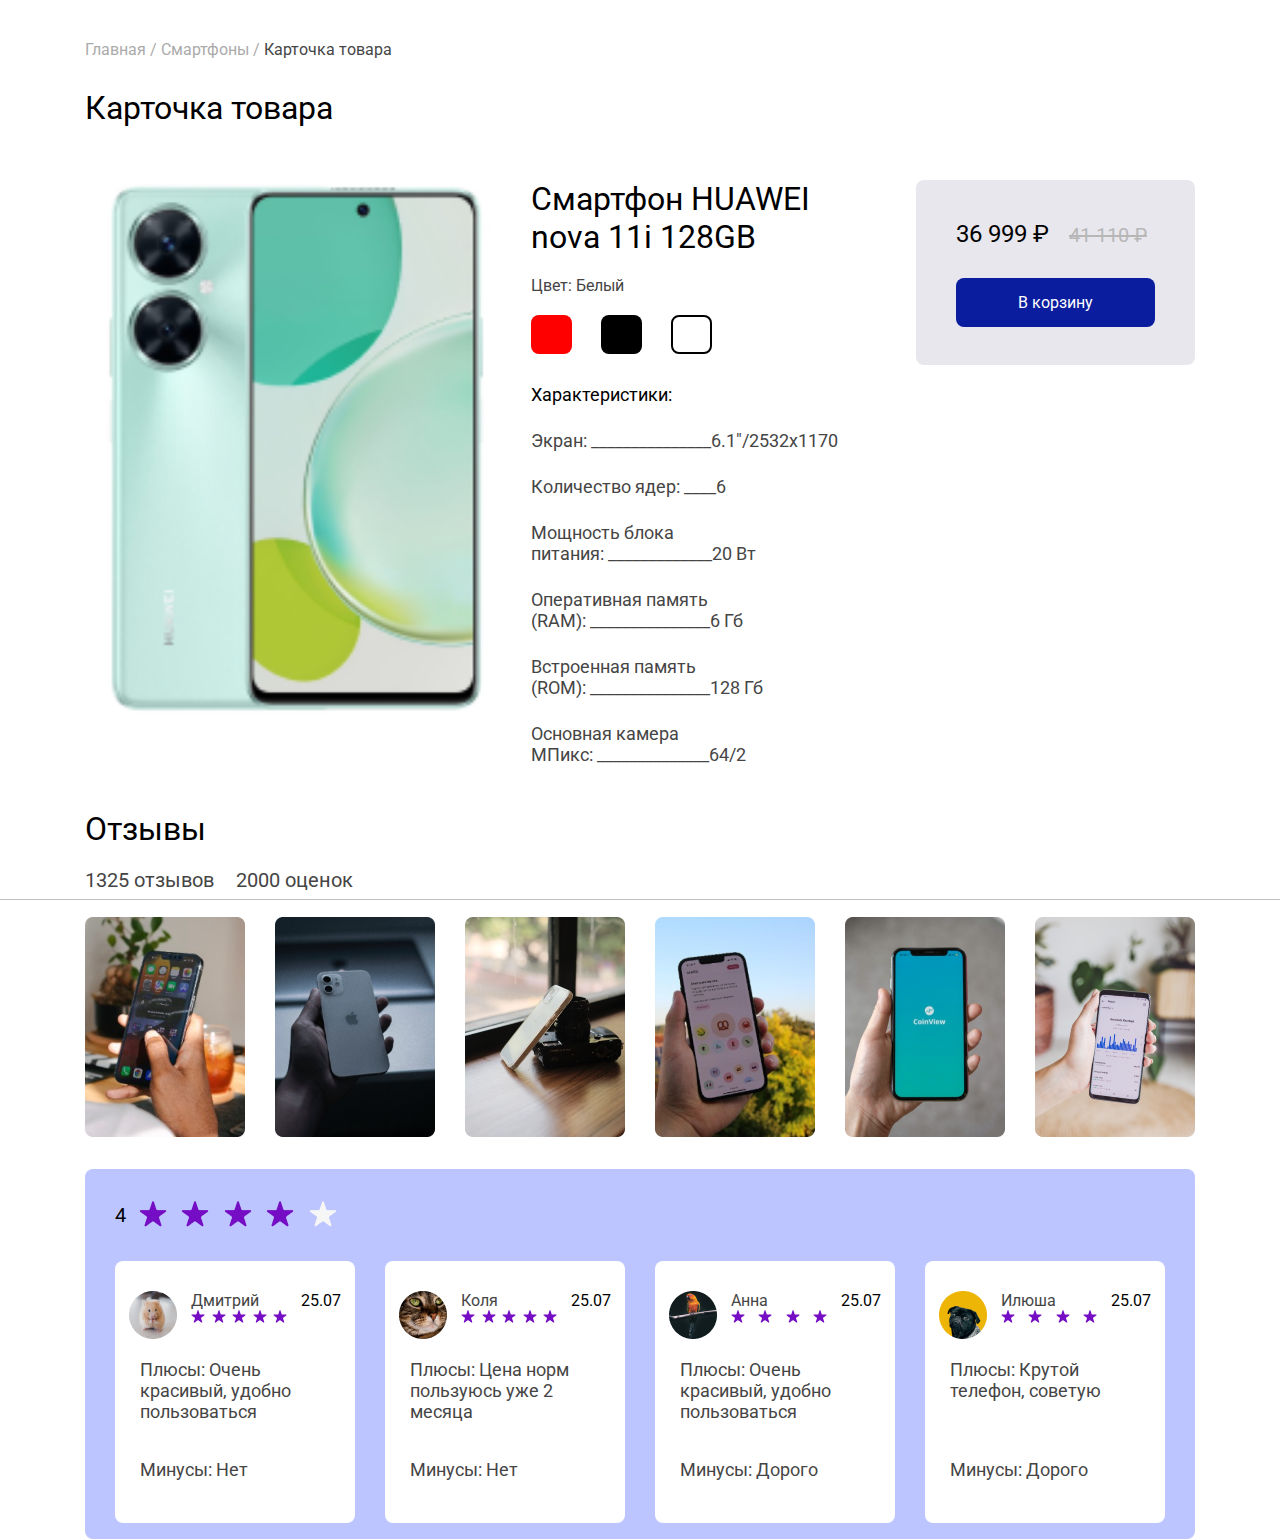
<file: index3.4.html>
<!DOCTYPE html>
<html lang="en">
<head>
    <meta charset="UTF-8">
    <meta name="viewport" content="width=device-width, initial-scale=1.0">
    <title>Document</title>
    <link rel="stylesheet" href="./style3.css">
</head>
<body>
    <div class="section1">
        <div class="container1_sec1">
            <a href="index.html" class="a1">Главная /</a>
            <a href="index2.html" class="a1">Смартфоны /</a>
            <a href="index3.html" class="a2">Карточка товара</a>
            <p class="text1_sec1">Карточка товара</p>
        </div>
    </div>
    <div class="section2">
        <div class="container1_sec2">
            <div class="cont_img_sec2">
                <img src="./assets/images/sec3/Rectangle6.png" alt="" class="img1_sec2">
            </div>
            <div class="cont_text_sec2">
                <p class="text1_sec2">Смартфон HUAWEI nova 11i 128GB</p>
                <p class="text2_sec2">Цвет: Белый</p>
                <div class="color_button_sec2">
                    <button class="btn1_sec2"></button>
                    <button class="btn2_sec2"></button>
                    <button class="btn3_sec2"></button>
                </div>
                <div class="cont_characteristic_sec2">
                    <p class="text_charact_sec2">Характеристики:</p>
                    <p class="text1_charact_sec2">Экран: _______________6.1"/2532x1170</p>
                    <p class="text1_charact_sec2">Количество ядер: ____6</p>
                    <p class="text1_charact_sec2">Мощность блока <br> питания: _____________20 Вт</p>
                    <p class="text1_charact_sec2">Оперативная память <br>(RAM): _______________6 Гб</p>
                    <p class="text1_charact_sec2">Встроенная память <br>(ROM): _______________128 Гб</p>
                    <p class="text1_charact_sec2">Основная камера <br>МПикс: ______________64/2</p>
                </div>
            </div>
            <div class="cont_price_sec2">
                <div class="dop_price_cont_sec2">
                    <p class="text_price_sec2">36 999 ₽</p>
                    <p class="text2_price_sec2">41 110 ₽</p>
                </div>
                <div class="button4_sec2">
                    <button class="btn4_sec2">В корзину</button>
                </div>
            </div>
        </div>
    </div>
    <div class="section3">
        <div class="container1_sec3">
            <p class="text1_sec3">Отзывы</p>
            <div class="texts_sec3">
                <p class="text2_sec3">1325 отзывов</p>
                <p class="text2_sec3">2000 оценок</p>
            </div>
            <div class="container_images_media_sec3">
                <div class="cont_images_sec3">
                    <img src="./assets/images/3str/sec3/Rectangle1.png" alt="" class="img_sec3">
                    <img src="./assets/images/3str/sec3/Rectangle2.png" alt="" class="img_sec3">
                    <img src="./assets/images/3str/sec3/Rectangle3.png" alt="" class="img_sec3">
                    <img src="./assets/images/3str/sec3/Rectangle4.png" alt="" class="img_sec3">
                    <img src="./assets/images/3str/sec3/Rectangle5.png" alt="" class="img_sec3">
                    <img src="./assets/images/3str/sec3/Rectangle6.png" alt="" class="img_sec3">
                </div>
            </div>
        </div>
    </div>
    <div class="section4">
        <div class="container1_sec4">
            <div class="cont_stars">
                <p class="text1_sec4">4</p>
                <img src="./assets/images/3str/sec4/Star 1.png" alt="" class="big_stars_media">
                <img src="./assets/images/3str/sec4/Star 1.png" alt="" class="big_stars_media">
                <img src="./assets/images/3str/sec4/Star 1.png" alt="" class="big_stars_media">
                <img src="./assets/images/3str/sec4/Star 1.png" alt="" class="big_stars_media">
                <img src="./assets/images/3str/sec4/Star 2.png" alt="" class="big_stars_media">
            </div>
            <div class="cont_scroll_comment_sec4">
                <div class="cont_comments">
                    <div class="cont1_comment">
                        <div class="cont_img_sec4">
                            <div class="cont1_img_sec4">
                                <img src="./assets/images/3str/sec4/img.png" alt="" class="img_animal">
                            </div>
                            <div class="cont_name_stars">
                                <p class="text_name_sec4">Дмитрий</p>
                                <div class="cont_min_stars_sec4">
                                    <img src="./assets/images/3str/sec4/Star_small.png" alt="" class="stars_media">
                                    <img src="./assets/images/3str/sec4/Star_small.png" alt=""class="stars_media">
                                    <img src="./assets/images/3str/sec4/Star_small.png" alt=""class="stars_media">
                                    <img src="./assets/images/3str/sec4/Star_small.png" alt=""class="stars_media">
                                    <img src="./assets/images/3str/sec4/Star_small.png" alt=""class="stars_media">
                                </div>
                            </div>
                            <div class="cont_number_sec4">
                                <p class="text_number_sec4">25.07</p>
                            </div>
                        </div>
                        <div class="cont1_text_comments_sec4">
                            <p class="text_comment1_sec4">Плюсы: Очень<br> красивый, удобно<br> пользоваться</p>
                        </div>
                        <div class="cont2_text_comments_sec4">
                            <p class="text_comment1_sec4">Минусы: Нет</p>
                        </div>
                    </div>
    
                    <div class="cont1_comment">
                        <div class="cont_img_sec4">
                            <div class="cont1_img_sec4">
                                <img src="./assets/images/3str/sec4/img (1).png" alt="" class="img_animal">
                            </div>
                            <div class="cont_name_stars">
                                <p class="text_name_sec4">Коля</p>
                                <div class="cont_min_stars_sec4">
                                    <img src="./assets/images/3str/sec4/Star_small.png" alt="" class="stars_media">
                                    <img src="./assets/images/3str/sec4/Star_small.png" alt="" class="stars_media">
                                    <img src="./assets/images/3str/sec4/Star_small.png" alt=""class="stars_media">
                                    <img src="./assets/images/3str/sec4/Star_small.png" alt=""class="stars_media">
                                    <img src="./assets/images/3str/sec4/Star_small.png" alt=""class="stars_media">
                                </div>
                            </div>
                            <div class="cont_number_sec4">
                                <p class="text_number_sec4">25.07</p>
                            </div>
                        </div>
                        <div class="cont1_text_comments_sec4">
                            <p class="text_comment1_sec4">Плюсы: Цена норм<br> пользуюсь уже 2<br> месяца</p>
                        </div>
                        <div class="cont2_text_comments_sec4">
                            <p class="text_comment1_sec4">Минусы: Нет</p>
                        </div>
                    </div>
    
                    <div class="cont1_comment">
                        <div class="cont_img_sec4">
                            <div class="cont1_img_sec4">
                                <img src="./assets/images/3str/sec4/img (2).png" alt="" class="img_animal">
                            </div>
                            <div class="cont_name_stars">
                                <p class="text_name_sec4">Анна</p>
                                <div class="cont_min_stars_sec4">
                                    <img src="./assets/images/3str/sec4/Star_small.png" alt="" class="stars_media">
                                    <img src="./assets/images/3str/sec4/Star_small.png" alt="" class="stars_media">
                                    <img src="./assets/images/3str/sec4/Star_small.png" alt="" class="stars_media">
                                    <img src="./assets/images/3str/sec4/Star_small.png" alt="" class="stars_media">
                                </div>
                            </div>
                            <div class="cont_number_sec4">
                                <p class="text_number_sec4">25.07</p>
                            </div>
                        </div>
                        <div class="cont1_text_comments_sec4">
                            <p class="text_comment1_sec4">Плюсы: Очень<br> красивый, удобно<br> пользоваться</p>
                        </div>
                        <div class="cont2_text_comments_sec4">
                            <p class="text_comment1_sec4">Минусы: Дорого</p>
                        </div>
                    </div>
                    <div class="cont11_comment_sec4">
                        <div class="cont1_comment">
                            <div class="cont_img_sec4">
                                <div class="cont1_img_sec4">
                                    <img src="./assets/images/3str/sec4/img (3).png" alt="" class="img_animal">
                                </div>
                                <div class="cont_name_stars">
                                    <p class="text_name_sec4">Илюша</p>
                                    <div class="cont_min_stars_sec4">
                                        <img src="./assets/images/3str/sec4/Star_small.png" alt="" class="stars_media">
                                        <img src="./assets/images/3str/sec4/Star_small.png" alt="" class="stars_media">
                                        <img src="./assets/images/3str/sec4/Star_small.png" alt="" class="stars_media">
                                        <img src="./assets/images/3str/sec4/Star_small.png" alt="" class="stars_media">
                                    </div>
                                </div>
                                <div class="cont_number_sec4">
                                    <p class="text_number_sec4">25.07</p>
                                </div>
                            </div>
                            <div class="cont1_text_comments_sec4">
                                <p class="text_comment1_sec4">Плюсы: Крутой<br> телефон, советую</p>
                            </div>
                            <div class="cont2_text_comments_sec4">
                                <p class="text_comment1_sec4">Минусы: Дорого</p>
                            </div>
                        </div>
                    </div>
                </div>
            </div>
        </div>
    </div>
    <div class="dasha_sec0">
        <div class="fixed_panel">
            <div class="price_panel">
                <div class="text_btn_pp">
                    <div class="text1_pp">
                        <p class="txt1_pp">36 999 ₽</p>
                    </div>
                    <div class="button1_pp">
                        <button class="btn1_pp">В корзину</button>
                    </div>
                </div>
            </div>
        </div>
        <div class="hr_cont_foot">
            <hr width="100%;" color="#C0C0C0" size="3" class="hr_for_media">
            <div class="head_foot">
                <div class="container1_foot">
                    <div class="cont1_foot">
                        <div class="min_cont_foot">
                            <div class="image_foot">
                                <a href="index.html"><img src="./assets/images/foot/icon home.svg" alt="" class="img1_foot"></a>
                            </div>
                            <a href="#" class="text_foot">Главная</a>
                        </div>
                        <div class="min_cont_foot">
                            <div class="image_foot">
                                <a href="index2.html"><img src="./assets/images/foot/icon catalog.svg" alt=""  class="img2_foot"></a>
                            </div>
                            <a href="#" class="text_foot">Каталог</a>
                        </div>
                        <div class="min_cont_foot">
                            <div class="image_foot">
                                <a href="index4.1.html"><img src="./assets/images/foot/icon basket.svg" alt=""  class="img3_foot"></a>
                            </div>
                            <a href="#" class="text_foot">Корзина</a>
                        </div>
                        <div class="min_cont_foot">
                            <div class="image_foot">
                                <a href=""><img src="./assets/images/foot/icon profile.svg" alt=""  class="img4_foot"></a>
                            </div>
                            <a href="#" class="text_foot">Профиль</a>
                        </div>
                    </div>
                </div>
            </div>
        </div>
    </div>
</body>
</html>
</file>
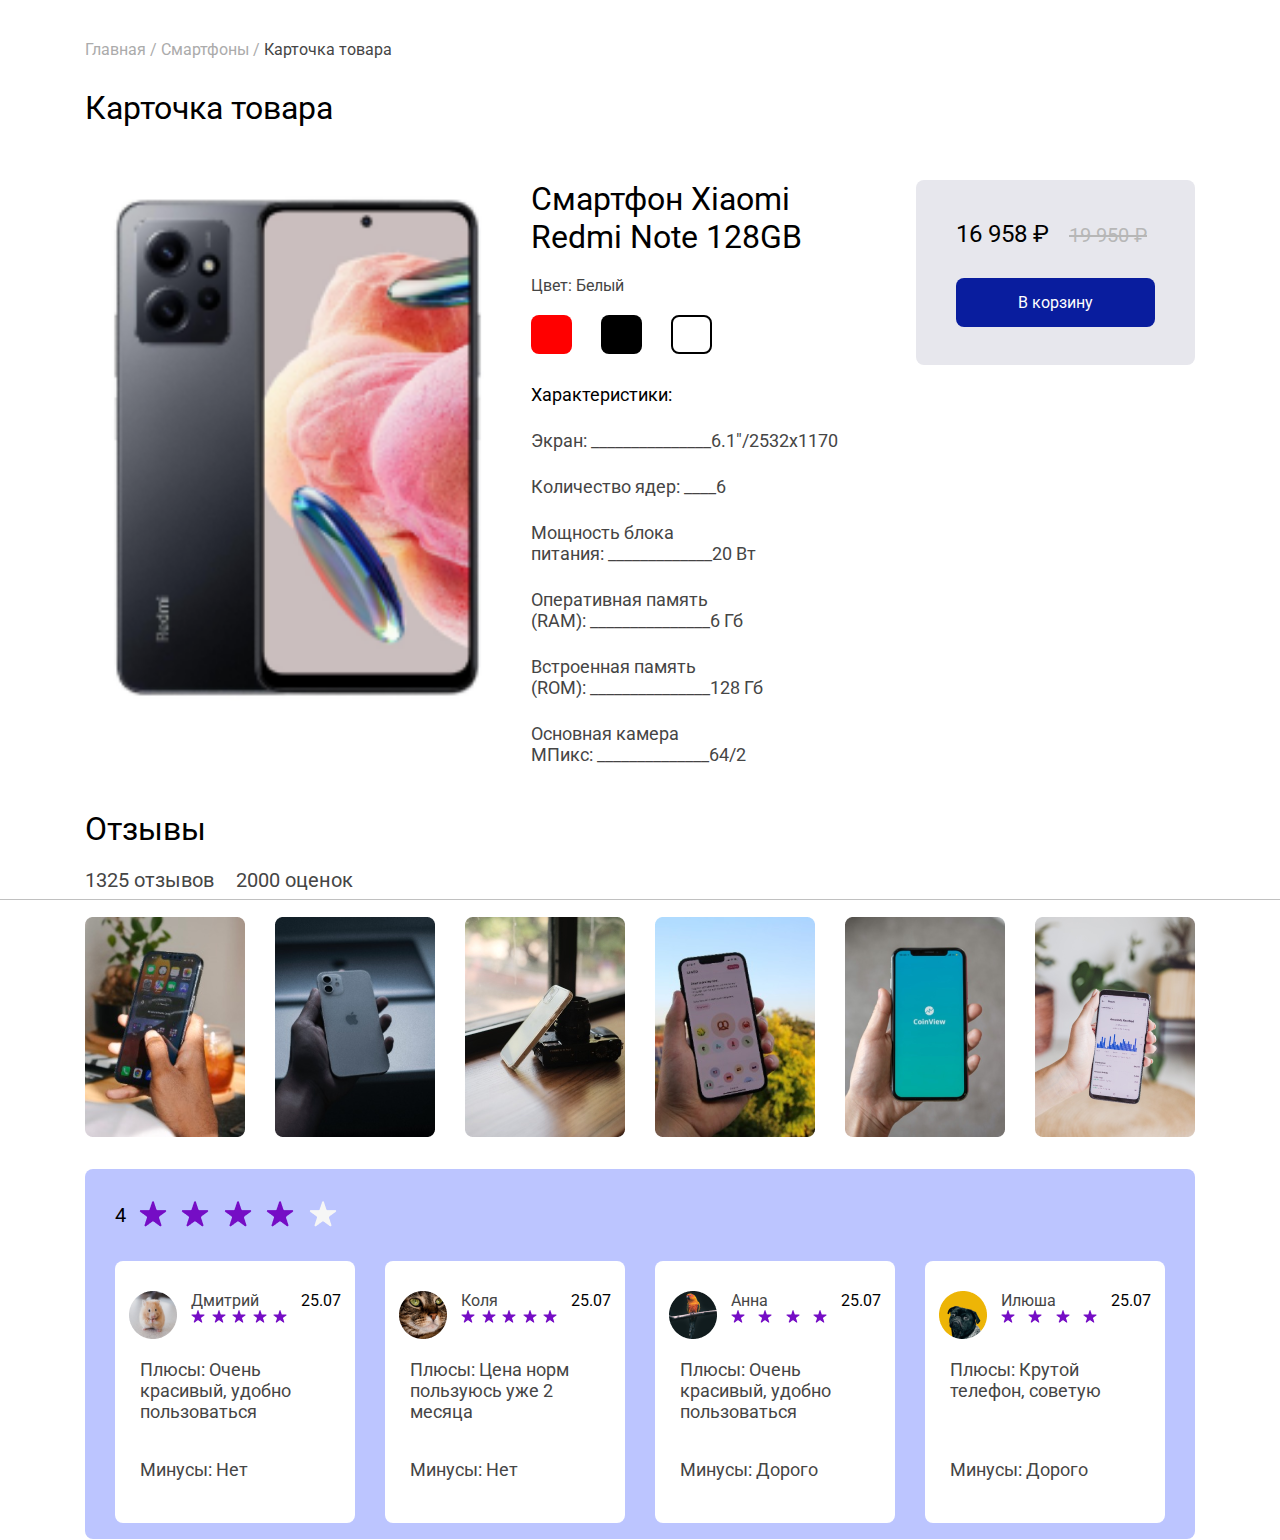
<file: index3.5.html>
<!DOCTYPE html>
<html lang="en">
<head>
    <meta charset="UTF-8">
    <meta name="viewport" content="width=device-width, initial-scale=1.0">
    <title>Document</title>
    <link rel="stylesheet" href="./style3.css">
</head>
<body>
    <div class="section1">
        <div class="container1_sec1">
            <a href="index.html" class="a1">Главная /</a>
            <a href="index2.html" class="a1">Смартфоны /</a>
            <a href="index3.html" class="a2">Карточка товара</a>
            <p class="text1_sec1">Карточка товара</p>
        </div>
    </div>
    <div class="section2">
        <div class="container1_sec2">
            <div class="cont_img_sec2">
                <img src="./assets/images/sec3/Rectangle4.png" alt="" class="img1_sec2">
            </div>
            <div class="cont_text_sec2">
                <p class="text1_sec2">Смартфон Xiaomi Redmi Note 128GB</p>
                <p class="text2_sec2">Цвет: Белый</p>
                <div class="color_button_sec2">
                    <button class="btn1_sec2"></button>
                    <button class="btn2_sec2"></button>
                    <button class="btn3_sec2"></button>
                </div>
                <div class="cont_characteristic_sec2">
                    <p class="text_charact_sec2">Характеристики:</p>
                    <p class="text1_charact_sec2">Экран: _______________6.1"/2532x1170</p>
                    <p class="text1_charact_sec2">Количество ядер: ____6</p>
                    <p class="text1_charact_sec2">Мощность блока <br> питания: _____________20 Вт</p>
                    <p class="text1_charact_sec2">Оперативная память <br>(RAM): _______________6 Гб</p>
                    <p class="text1_charact_sec2">Встроенная память <br>(ROM): _______________128 Гб</p>
                    <p class="text1_charact_sec2">Основная камера <br>МПикс: ______________64/2</p>
                </div>
            </div>
            <div class="cont_price_sec2">
                <div class="dop_price_cont_sec2">
                    <p class="text_price_sec2">16 958 ₽</p>
                    <p class="text2_price_sec2">19 950 ₽</p>
                </div>
                <div class="button4_sec2">
                    <button class="btn4_sec2">В корзину</button>
                </div>
            </div>
        </div>
    </div>
    <div class="section3">
        <div class="container1_sec3">
            <p class="text1_sec3">Отзывы</p>
            <div class="texts_sec3">
                <p class="text2_sec3">1325 отзывов</p>
                <p class="text2_sec3">2000 оценок</p>
            </div>
            <div class="container_images_media_sec3">
                <div class="cont_images_sec3">
                    <img src="./assets/images/3str/sec3/Rectangle1.png" alt="" class="img_sec3">
                    <img src="./assets/images/3str/sec3/Rectangle2.png" alt="" class="img_sec3">
                    <img src="./assets/images/3str/sec3/Rectangle3.png" alt="" class="img_sec3">
                    <img src="./assets/images/3str/sec3/Rectangle4.png" alt="" class="img_sec3">
                    <img src="./assets/images/3str/sec3/Rectangle5.png" alt="" class="img_sec3">
                    <img src="./assets/images/3str/sec3/Rectangle6.png" alt="" class="img_sec3">
                </div>
            </div>
        </div>
    </div>
    <div class="section4">
        <div class="container1_sec4">
            <div class="cont_stars">
                <p class="text1_sec4">4</p>
                <img src="./assets/images/3str/sec4/Star 1.png" alt="" class="big_stars_media">
                <img src="./assets/images/3str/sec4/Star 1.png" alt="" class="big_stars_media">
                <img src="./assets/images/3str/sec4/Star 1.png" alt="" class="big_stars_media">
                <img src="./assets/images/3str/sec4/Star 1.png" alt="" class="big_stars_media">
                <img src="./assets/images/3str/sec4/Star 2.png" alt="" class="big_stars_media">
            </div>
            <div class="cont_scroll_comment_sec4">
                <div class="cont_comments">
                    <div class="cont1_comment">
                        <div class="cont_img_sec4">
                            <div class="cont1_img_sec4">
                                <img src="./assets/images/3str/sec4/img.png" alt="" class="img_animal">
                            </div>
                            <div class="cont_name_stars">
                                <p class="text_name_sec4">Дмитрий</p>
                                <div class="cont_min_stars_sec4">
                                    <img src="./assets/images/3str/sec4/Star_small.png" alt="" class="stars_media">
                                    <img src="./assets/images/3str/sec4/Star_small.png" alt=""class="stars_media">
                                    <img src="./assets/images/3str/sec4/Star_small.png" alt=""class="stars_media">
                                    <img src="./assets/images/3str/sec4/Star_small.png" alt=""class="stars_media">
                                    <img src="./assets/images/3str/sec4/Star_small.png" alt=""class="stars_media">
                                </div>
                            </div>
                            <div class="cont_number_sec4">
                                <p class="text_number_sec4">25.07</p>
                            </div>
                        </div>
                        <div class="cont1_text_comments_sec4">
                            <p class="text_comment1_sec4">Плюсы: Очень<br> красивый, удобно<br> пользоваться</p>
                        </div>
                        <div class="cont2_text_comments_sec4">
                            <p class="text_comment1_sec4">Минусы: Нет</p>
                        </div>
                    </div>
    
                    <div class="cont1_comment">
                        <div class="cont_img_sec4">
                            <div class="cont1_img_sec4">
                                <img src="./assets/images/3str/sec4/img (1).png" alt="" class="img_animal">
                            </div>
                            <div class="cont_name_stars">
                                <p class="text_name_sec4">Коля</p>
                                <div class="cont_min_stars_sec4">
                                    <img src="./assets/images/3str/sec4/Star_small.png" alt="" class="stars_media">
                                    <img src="./assets/images/3str/sec4/Star_small.png" alt="" class="stars_media">
                                    <img src="./assets/images/3str/sec4/Star_small.png" alt=""class="stars_media">
                                    <img src="./assets/images/3str/sec4/Star_small.png" alt=""class="stars_media">
                                    <img src="./assets/images/3str/sec4/Star_small.png" alt=""class="stars_media">
                                </div>
                            </div>
                            <div class="cont_number_sec4">
                                <p class="text_number_sec4">25.07</p>
                            </div>
                        </div>
                        <div class="cont1_text_comments_sec4">
                            <p class="text_comment1_sec4">Плюсы: Цена норм<br> пользуюсь уже 2<br> месяца</p>
                        </div>
                        <div class="cont2_text_comments_sec4">
                            <p class="text_comment1_sec4">Минусы: Нет</p>
                        </div>
                    </div>
    
                    <div class="cont1_comment">
                        <div class="cont_img_sec4">
                            <div class="cont1_img_sec4">
                                <img src="./assets/images/3str/sec4/img (2).png" alt="" class="img_animal">
                            </div>
                            <div class="cont_name_stars">
                                <p class="text_name_sec4">Анна</p>
                                <div class="cont_min_stars_sec4">
                                    <img src="./assets/images/3str/sec4/Star_small.png" alt="" class="stars_media">
                                    <img src="./assets/images/3str/sec4/Star_small.png" alt="" class="stars_media">
                                    <img src="./assets/images/3str/sec4/Star_small.png" alt="" class="stars_media">
                                    <img src="./assets/images/3str/sec4/Star_small.png" alt="" class="stars_media">
                                </div>
                            </div>
                            <div class="cont_number_sec4">
                                <p class="text_number_sec4">25.07</p>
                            </div>
                        </div>
                        <div class="cont1_text_comments_sec4">
                            <p class="text_comment1_sec4">Плюсы: Очень<br> красивый, удобно<br> пользоваться</p>
                        </div>
                        <div class="cont2_text_comments_sec4">
                            <p class="text_comment1_sec4">Минусы: Дорого</p>
                        </div>
                    </div>
                    <div class="cont11_comment_sec4">
                        <div class="cont1_comment">
                            <div class="cont_img_sec4">
                                <div class="cont1_img_sec4">
                                    <img src="./assets/images/3str/sec4/img (3).png" alt="" class="img_animal">
                                </div>
                                <div class="cont_name_stars">
                                    <p class="text_name_sec4">Илюша</p>
                                    <div class="cont_min_stars_sec4">
                                        <img src="./assets/images/3str/sec4/Star_small.png" alt="" class="stars_media">
                                        <img src="./assets/images/3str/sec4/Star_small.png" alt="" class="stars_media">
                                        <img src="./assets/images/3str/sec4/Star_small.png" alt="" class="stars_media">
                                        <img src="./assets/images/3str/sec4/Star_small.png" alt="" class="stars_media">
                                    </div>
                                </div>
                                <div class="cont_number_sec4">
                                    <p class="text_number_sec4">25.07</p>
                                </div>
                            </div>
                            <div class="cont1_text_comments_sec4">
                                <p class="text_comment1_sec4">Плюсы: Крутой<br> телефон, советую</p>
                            </div>
                            <div class="cont2_text_comments_sec4">
                                <p class="text_comment1_sec4">Минусы: Дорого</p>
                            </div>
                        </div>
                    </div>
                </div>
            </div>
        </div>
    </div>
    <div class="dasha_sec0">
        <div class="fixed_panel">
            <div class="price_panel">
                <div class="text_btn_pp">
                    <div class="text1_pp">
                        <p class="txt1_pp">16 958 ₽</p>
                    </div>
                    <div class="button1_pp">
                        <button class="btn1_pp">В корзину</button>
                    </div>
                </div>
            </div>
        </div>
        <div class="hr_cont_foot">
            <hr width="100%;" color="#C0C0C0" size="3" class="hr_for_media">
            <div class="head_foot">
                <div class="container1_foot">
                    <div class="cont1_foot">
                        <div class="min_cont_foot">
                            <div class="image_foot">
                                <a href="index.html"><img src="./assets/images/foot/icon home.svg" alt="" class="img1_foot"></a>
                            </div>
                            <a href="#" class="text_foot">Главная</a>
                        </div>
                        <div class="min_cont_foot">
                            <div class="image_foot">
                                <a href="index2.html"><img src="./assets/images/foot/icon catalog.svg" alt=""  class="img2_foot"></a>
                            </div>
                            <a href="#" class="text_foot">Каталог</a>
                        </div>
                        <div class="min_cont_foot">
                            <div class="image_foot">
                                <a href="index4.1.html"><img src="./assets/images/foot/icon basket.svg" alt=""  class="img3_foot"></a>
                            </div>
                            <a href="#" class="text_foot">Корзина</a>
                        </div>
                        <div class="min_cont_foot">
                            <div class="image_foot">
                                <a href=""><img src="./assets/images/foot/icon profile.svg" alt=""  class="img4_foot"></a>
                            </div>
                            <a href="#" class="text_foot">Профиль</a>
                        </div>
                    </div>
                </div>
            </div>
        </div>
    </div>
</body>
</html>
</file>
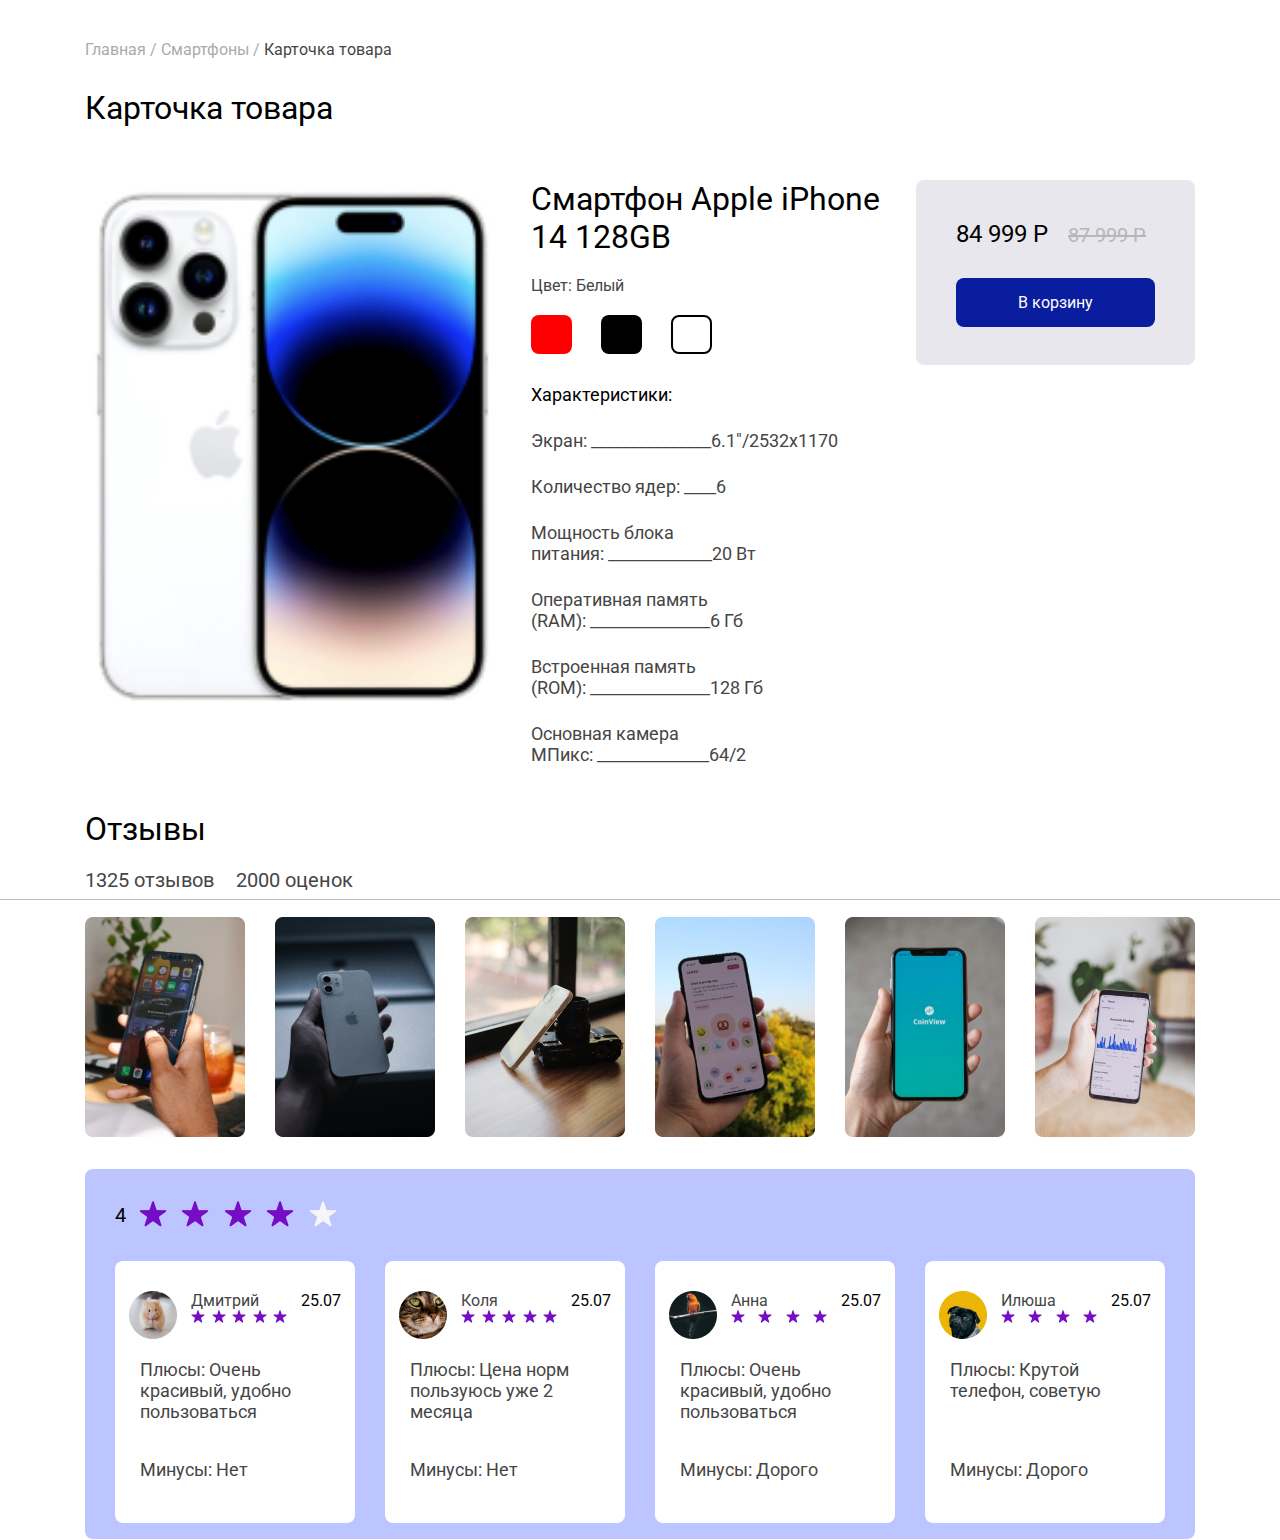
<file: index3.html>
<!DOCTYPE html>
<html lang="en">
<head>
    <meta charset="UTF-8">
    <meta name="viewport" content="width=device-width, initial-scale=1.0">
    <title>Document</title>
    <link rel="stylesheet" href="./style3.css">
</head>
<body>
    <div class="section1">
        <div class="container1_sec1">
            <a href="index.html" class="a1">Главная /</a>
            <a href="index2.html" class="a1">Смартфоны /</a>
            <a href="index3.html" class="a2">Карточка товара</a>
            <p class="text1_sec1">Карточка товара</p>
        </div>
    </div>
    <div class="section2">
        <div class="container1_sec2">
            <div class="cont_img_sec2">
                <img src="./assets/images/sec3/Rectangle1.png" alt="" class="img1_sec2">
            </div>
            <div class="cont_text_sec2">
                <p class="text1_sec2">Смартфон Apple iPhone 14 128GB</p>
                <p class="text2_sec2">Цвет: Белый</p>
                <div class="color_button_sec2">
                    <button class="btn1_sec2"></button>
                    <button class="btn2_sec2"></button>
                    <button class="btn3_sec2"></button>
                </div>
                <div class="cont_characteristic_sec2">
                    <p class="text_charact_sec2">Характеристики:</p>
                    <p class="text1_charact_sec2">Экран: _______________6.1"/2532x1170</p>
                    <p class="text1_charact_sec2">Количество ядер: ____6</p>
                    <p class="text1_charact_sec2">Мощность блока <br> питания: _____________20 Вт</p>
                    <p class="text1_charact_sec2">Оперативная память <br>(RAM): _______________6 Гб</p>
                    <p class="text1_charact_sec2">Встроенная память <br>(ROM): _______________128 Гб</p>
                    <p class="text1_charact_sec2">Основная камера <br>МПикс: ______________64/2</p>
                </div>
            </div>
            <div class="cont_price_sec2">
                <div class="dop_price_cont_sec2">
                    <p class="text_price_sec2">84 999 P</p>
                    <p class="text2_price_sec2">87 999 P</p>
                </div>
                <div class="button4_sec2">
                    <button class="btn4_sec2">В корзину</button>
                </div>
            </div>
        </div>
    </div>
    <div class="section3">
        <div class="container1_sec3">
            <p class="text1_sec3">Отзывы</p>
            <div class="texts_sec3">
                <p class="text2_sec3">1325 отзывов</p>
                <p class="text2_sec3">2000 оценок</p>
            </div>
            <div class="container_images_media_sec3">
                <div class="cont_images_sec3">
                    <img src="./assets/images/3str/sec3/Rectangle1.png" alt="" class="img_sec3">
                    <img src="./assets/images/3str/sec3/Rectangle2.png" alt="" class="img_sec3">
                    <img src="./assets/images/3str/sec3/Rectangle3.png" alt="" class="img_sec3">
                    <img src="./assets/images/3str/sec3/Rectangle4.png" alt="" class="img_sec3">
                    <img src="./assets/images/3str/sec3/Rectangle5.png" alt="" class="img_sec3">
                    <img src="./assets/images/3str/sec3/Rectangle6.png" alt="" class="img_sec3">
                </div>
            </div>
        </div>
    </div>
    <div class="section4">
        <div class="container1_sec4">
            <div class="cont_stars">
                <p class="text1_sec4">4</p>
                <img src="./assets/images/3str/sec4/Star 1.png" alt="" class="big_stars_media">
                <img src="./assets/images/3str/sec4/Star 1.png" alt="" class="big_stars_media">
                <img src="./assets/images/3str/sec4/Star 1.png" alt="" class="big_stars_media">
                <img src="./assets/images/3str/sec4/Star 1.png" alt="" class="big_stars_media">
                <img src="./assets/images/3str/sec4/Star 2.png" alt="" class="big_stars_media">
            </div>
            <div class="cont_scroll_comment_sec4">
                <div class="cont_comments">
                    <div class="cont1_comment">
                        <div class="cont_img_sec4">
                            <div class="cont1_img_sec4">
                                <img src="./assets/images/3str/sec4/img.png" alt="" class="img_animal">
                            </div>
                            <div class="cont_name_stars">
                                <p class="text_name_sec4">Дмитрий</p>
                                <div class="cont_min_stars_sec4">
                                    <img src="./assets/images/3str/sec4/Star_small.png" alt="" class="stars_media">
                                    <img src="./assets/images/3str/sec4/Star_small.png" alt=""class="stars_media">
                                    <img src="./assets/images/3str/sec4/Star_small.png" alt=""class="stars_media">
                                    <img src="./assets/images/3str/sec4/Star_small.png" alt=""class="stars_media">
                                    <img src="./assets/images/3str/sec4/Star_small.png" alt=""class="stars_media">
                                </div>
                            </div>
                            <div class="cont_number_sec4">
                                <p class="text_number_sec4">25.07</p>
                            </div>
                        </div>
                        <div class="cont1_text_comments_sec4">
                            <p class="text_comment1_sec4">Плюсы: Очень<br> красивый, удобно<br> пользоваться</p>
                        </div>
                        <div class="cont2_text_comments_sec4">
                            <p class="text_comment1_sec4">Минусы: Нет</p>
                        </div>
                    </div>
    
                    <div class="cont1_comment">
                        <div class="cont_img_sec4">
                            <div class="cont1_img_sec4">
                                <img src="./assets/images/3str/sec4/img (1).png" alt="" class="img_animal">
                            </div>
                            <div class="cont_name_stars">
                                <p class="text_name_sec4">Коля</p>
                                <div class="cont_min_stars_sec4">
                                    <img src="./assets/images/3str/sec4/Star_small.png" alt="" class="stars_media">
                                    <img src="./assets/images/3str/sec4/Star_small.png" alt="" class="stars_media">
                                    <img src="./assets/images/3str/sec4/Star_small.png" alt=""class="stars_media">
                                    <img src="./assets/images/3str/sec4/Star_small.png" alt=""class="stars_media">
                                    <img src="./assets/images/3str/sec4/Star_small.png" alt=""class="stars_media">
                                </div>
                            </div>
                            <div class="cont_number_sec4">
                                <p class="text_number_sec4">25.07</p>
                            </div>
                        </div>
                        <div class="cont1_text_comments_sec4">
                            <p class="text_comment1_sec4">Плюсы: Цена норм<br> пользуюсь уже 2<br> месяца</p>
                        </div>
                        <div class="cont2_text_comments_sec4">
                            <p class="text_comment1_sec4">Минусы: Нет</p>
                        </div>
                    </div>
    
                    <div class="cont1_comment">
                        <div class="cont_img_sec4">
                            <div class="cont1_img_sec4">
                                <img src="./assets/images/3str/sec4/img (2).png" alt="" class="img_animal">
                            </div>
                            <div class="cont_name_stars">
                                <p class="text_name_sec4">Анна</p>
                                <div class="cont_min_stars_sec4">
                                    <img src="./assets/images/3str/sec4/Star_small.png" alt="" class="stars_media">
                                    <img src="./assets/images/3str/sec4/Star_small.png" alt="" class="stars_media">
                                    <img src="./assets/images/3str/sec4/Star_small.png" alt="" class="stars_media">
                                    <img src="./assets/images/3str/sec4/Star_small.png" alt="" class="stars_media">
                                </div>
                            </div>
                            <div class="cont_number_sec4">
                                <p class="text_number_sec4">25.07</p>
                            </div>
                        </div>
                        <div class="cont1_text_comments_sec4">
                            <p class="text_comment1_sec4">Плюсы: Очень<br> красивый, удобно<br> пользоваться</p>
                        </div>
                        <div class="cont2_text_comments_sec4">
                            <p class="text_comment1_sec4">Минусы: Дорого</p>
                        </div>
                    </div>
                    <div class="cont11_comment_sec4">
                        <div class="cont1_comment">
                            <div class="cont_img_sec4">
                                <div class="cont1_img_sec4">
                                    <img src="./assets/images/3str/sec4/img (3).png" alt="" class="img_animal">
                                </div>
                                <div class="cont_name_stars">
                                    <p class="text_name_sec4">Илюша</p>
                                    <div class="cont_min_stars_sec4">
                                        <img src="./assets/images/3str/sec4/Star_small.png" alt="" class="stars_media">
                                        <img src="./assets/images/3str/sec4/Star_small.png" alt="" class="stars_media">
                                        <img src="./assets/images/3str/sec4/Star_small.png" alt="" class="stars_media">
                                        <img src="./assets/images/3str/sec4/Star_small.png" alt="" class="stars_media">
                                    </div>
                                </div>
                                <div class="cont_number_sec4">
                                    <p class="text_number_sec4">25.07</p>
                                </div>
                            </div>
                            <div class="cont1_text_comments_sec4">
                                <p class="text_comment1_sec4">Плюсы: Крутой<br> телефон, советую</p>
                            </div>
                            <div class="cont2_text_comments_sec4">
                                <p class="text_comment1_sec4">Минусы: Дорого</p>
                            </div>
                        </div>
                    </div>
                </div>
            </div>
        </div>
    </div>
    <div class="dasha_sec0">
        <div class="fixed_panel">
            <div class="price_panel">
                <div class="text_btn_pp">
                    <div class="text1_pp">
                        <p class="txt1_pp">84 999 ₽</p>
                    </div>
                    <div class="button1_pp">
                        <button class="btn1_pp">В корзину</button>
                    </div>
                </div>
            </div>
        </div>
        <div class="hr_cont_foot">
            <hr width="100%;" color="#C0C0C0" size="3" class="hr_for_media">
            <div class="head_foot">
                <div class="container1_foot">
                    <div class="cont1_foot">
                        <div class="min_cont_foot">
                            <div class="image_foot">
                                <a href="index.html"><img src="./assets/images/foot/icon home.svg" alt="" class="img1_foot"></a>
                            </div>
                            <a href="#" class="text_foot">Главная</a>
                        </div>
                        <div class="min_cont_foot">
                            <div class="image_foot">
                                <a href="index2.html"><img src="./assets/images/foot/icon catalog.svg" alt=""  class="img2_foot"></a>
                            </div>
                            <a href="#" class="text_foot">Каталог</a>
                        </div>
                        <div class="min_cont_foot">
                            <div class="image_foot">
                                <a href="index4.1.html"><img src="./assets/images/foot/icon basket.svg" alt=""  class="img3_foot"></a>
                            </div>
                            <a href="#" class="text_foot">Корзина</a>
                        </div>
                        <div class="min_cont_foot">
                            <div class="image_foot">
                                <a href=""><img src="./assets/images/foot/icon profile.svg" alt=""  class="img4_foot"></a>
                            </div>
                            <a href="#" class="text_foot">Профиль</a>
                        </div>
                    </div>
                </div>
            </div>
        </div>
    </div>
    
</body>
</html>
</file>
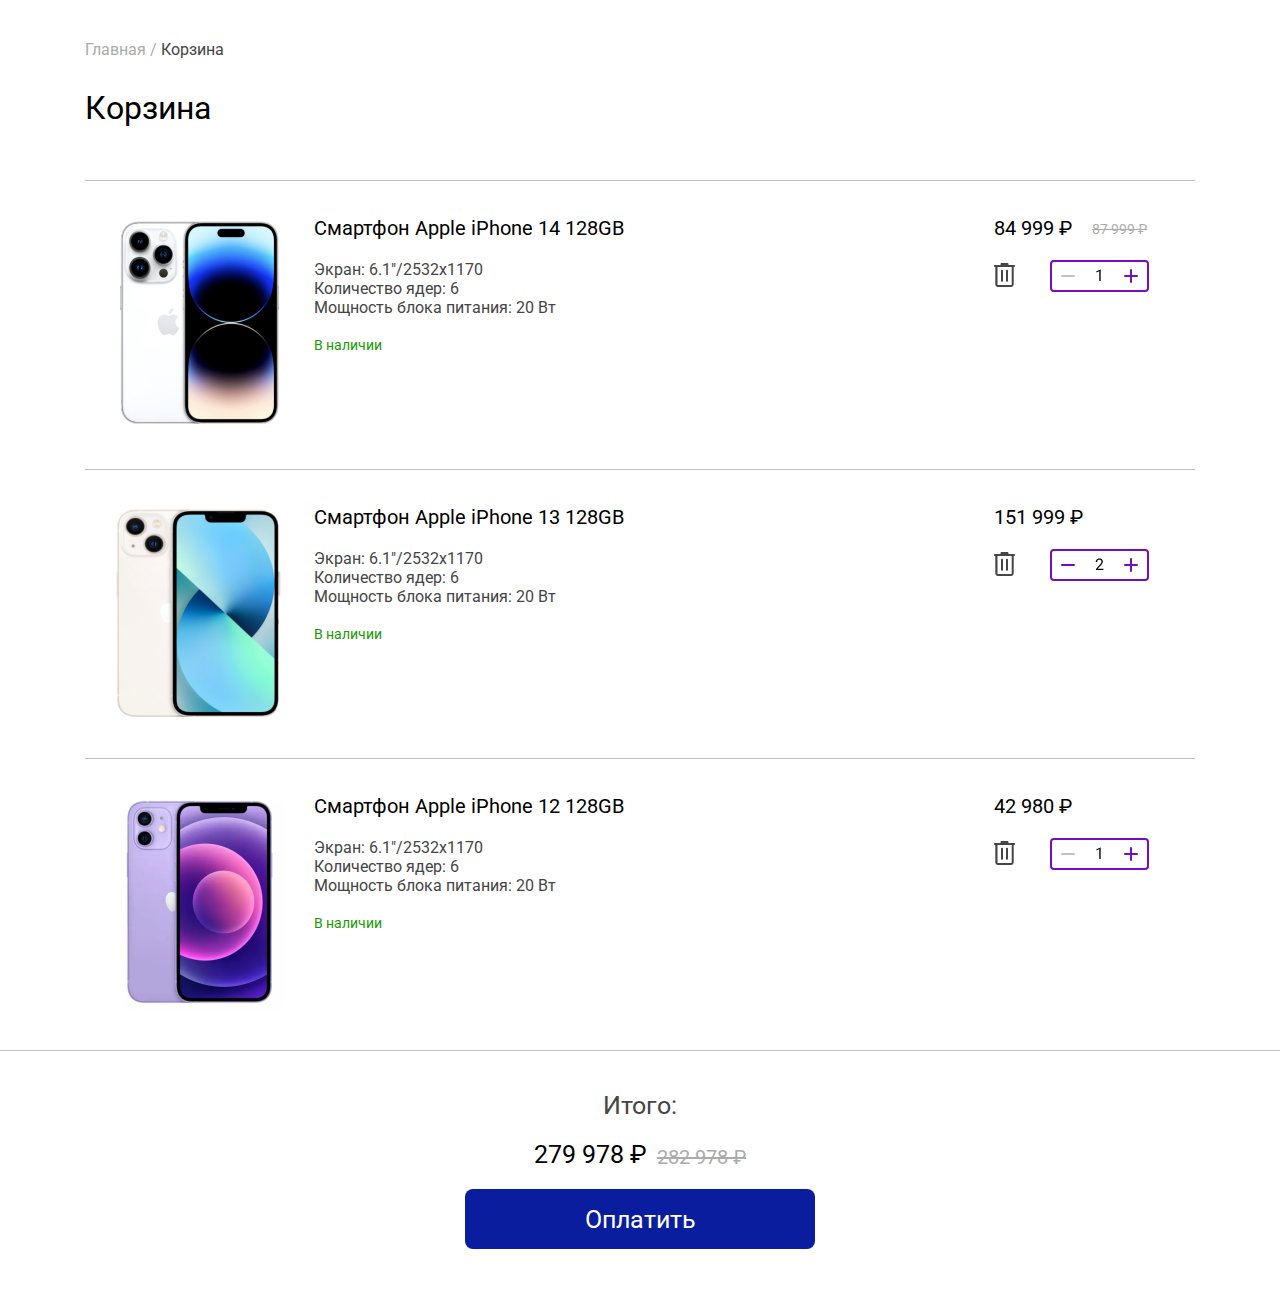
<file: index4.1.html>
<!DOCTYPE html>
<html lang="en">
<head>
    <meta charset="UTF-8">
    <meta name="viewport" content="width=device-width, initial-scale=1.0">
    <title>Document</title>
    <link rel="stylesheet" href="./style4.1.css">
</head>
<body>
    <div class="section1">
        <div class="container1_sec1">
            <a href="index.html" class="a1">Главная /</a>
            <a href="index2.html" class="a2">Корзина</a>
            <p class="text1_sec1">Корзина</p>
        </div>
    </div>
    <div class="section2">
        <div class="big_cont_sec2">
            <div class="container11_sec2">
                <hr width="100%;" color="#C0C0C0" size="3" class="hr_for_media">
                <div class="container1_sec2">
                    <div class="min_cont1_sec2">
                        <img src="./assets/images/sec3/Rectangle1.png" alt="" class="img0_sec2">
                    </div>
                    <div class="two_min_cont_sec2">
                        <div class="min_cont2_sec2">
                            <p class="text1_sec2">Смартфон Apple iPhone 14 128GB</p>
                            <p class="text2_sec2">Экран: 6.1"/2532x1170<br>Количество ядер: 6<br>Мощность блока питания: 20 Вт </p>
                            <p class="text3_sec2">В наличии</p>
                        </div>
                        <div class="min_cont3_sec2">
                            <div class="cont_text_price_sec2">
                                <p class="text4_sec2">84 999 ₽</p>
                                <p class="text5_sec2">87 999 ₽</p>
                            </div>
                            <div class="cont_btn_del_sec2">
                                <div class="image1_sec2">
                                    <img src="./assets/images/4str/Vector.svg" alt="" class="img1_sec2">
                                </div>
                                <div class="cont_namber_sec2">
                                    <img src="./assets/images/4str/add1.svg" alt="" class="img2_sec2">
                                </div>
                            </div>
                        </div>
                    </div>
                </div>
            </div>
            <div class="container11_sec2">
                <hr width="100%;" color="#C0C0C0" size="3" class="hr_for_media">
                <div class="container1_sec2">
                    <div class="min_cont1_sec2">
                        <img src="./assets/images/sec3/Rectangle5.png" alt="" class="img0_sec2">
                    </div>
                    <div class="two_min_cont_sec2">
                        <div class="min_cont2_sec2">
                            <p class="text1_sec2">Смартфон Apple iPhone 13 128GB</p>
                            <p class="text2_sec2">Экран: 6.1"/2532x1170<br>Количество ядер: 6<br>Мощность блока питания: 20 Вт </p>
                            <p class="text3_sec2">В наличии</p>
                        </div>
                        <div class="min_cont3_sec2">
                            <div class="cont_text_price_sec2">
                                <p class="text4_sec2">151 999 ₽</p>
                            </div>
                            <div class="cont_btn_del_sec2">
                                <div class="image1_sec2">
                                    <img src="./assets/images/4str/Vector.svg" alt="" class="img1_sec2">
                                </div>
                                <div class="cont_namber_sec2">
                                    <img src="./assets/images/4str/add2.svg" alt="" class="img2_sec2">
                                </div>
                            </div>
                        </div>
                    </div>
                </div>
            </div>
            <div class="container11_sec2">
                <hr width="100%;" color="#C0C0C0" size="3" class="hr_for_media">
                <div class="container1_sec2">
                    <div class="min_cont1_sec2">
                        <img src="./assets/images/sec3/Rectangle2.png" alt="" class="img0_sec2">
                    </div>
                    <div class="two_min_cont_sec2">
                        <div class="min_cont2_sec2">
                            <p class="text1_sec2">Смартфон Apple iPhone 12 128GB</p>
                            <p class="text2_sec2">Экран: 6.1"/2532x1170<br>Количество ядер: 6<br>Мощность блока питания: 20 Вт </p>
                            <p class="text3_sec2">В наличии</p>
                        </div>
                        <div class="min_cont3_sec2">
                            <div class="cont_text_price_sec2">
                                <p class="text4_sec2">42 980 ₽</p>
                            </div>
                            <div class="cont_btn_del_sec2">
                                <div class="image1_sec2">
                                    <img src="./assets/images/4str/Vector.svg" alt="" class="img1_sec2">
                                </div>
                                <div class="cont_namber_sec2">
                                    <img src="./assets/images/4str/add1.svg" alt="" class="img2_sec2">
                                </div>
                            </div>
                        </div>
                    </div>
                </div>
            </div>
        </div>
    </div>
    <hr width="100%" color="#C0C0C0" size="3">
    <div class="section3">
        <div class="container1_sec3">
            <p class="text1_sec3">Итого:</p>
            <div class="price_cont_text_sec3">
                <p class="text2_sec3">279 978 ₽</p>
                <p class="text3_sec3">282 978 ₽</p>
            </div>
            <div class="cont_btn_sec3">
                <button class="btn1_sec3" id="btn1" name="button1_sec3" onclick="oplata()">Оплатить</button>
            </div>
        </div>
    </div>
    <div class="head_foot">
        <div class="container1_foot">
            <div class="cont1_foot">
                <div class="min_cont_foot">
                    <div class="image_foot">
                        <a href="index.html"><img src="./assets/images/foot/icon home.svg" alt="" class="img1_foot"></a>
                    </div>
                    <a href="#" class="text_foot">Главная</a>
                </div>
                <div class="min_cont_foot">
                    <div class="image_foot">
                        <a href="index2.html"><img src="./assets/images/foot/icon catalog.svg" alt=""  class="img2_foot"></a>
                    </div>
                    <a href="#" class="text_foot">Каталог</a>
                </div>
                <div class="min_cont_foot">
                    <div class="image_foot">
                        <a href="index4.1.html"><img src="./assets/images/foot/icon basket_blue.svg" alt=""  class="img3_foot"></a>
                    </div>
                    <a href="#" class="text1_foot">Корзина</a>
                </div>
                <div class="min_cont_foot">
                    <div class="image_foot">
                        <a href=""><img src="./assets/images/foot/icon profile.svg" alt=""  class="img4_foot"></a>
                    </div>
                    <a href="#" class="text_foot">Профиль</a>
                </div>
            </div>
        </div>
    </div>
</body>
<script>
    function catalog(){
        window.open("index.html",'_self');
    }

    function oplata(){
        window.open("index5.html",'_self');
    }

</script>
</html>
</file>
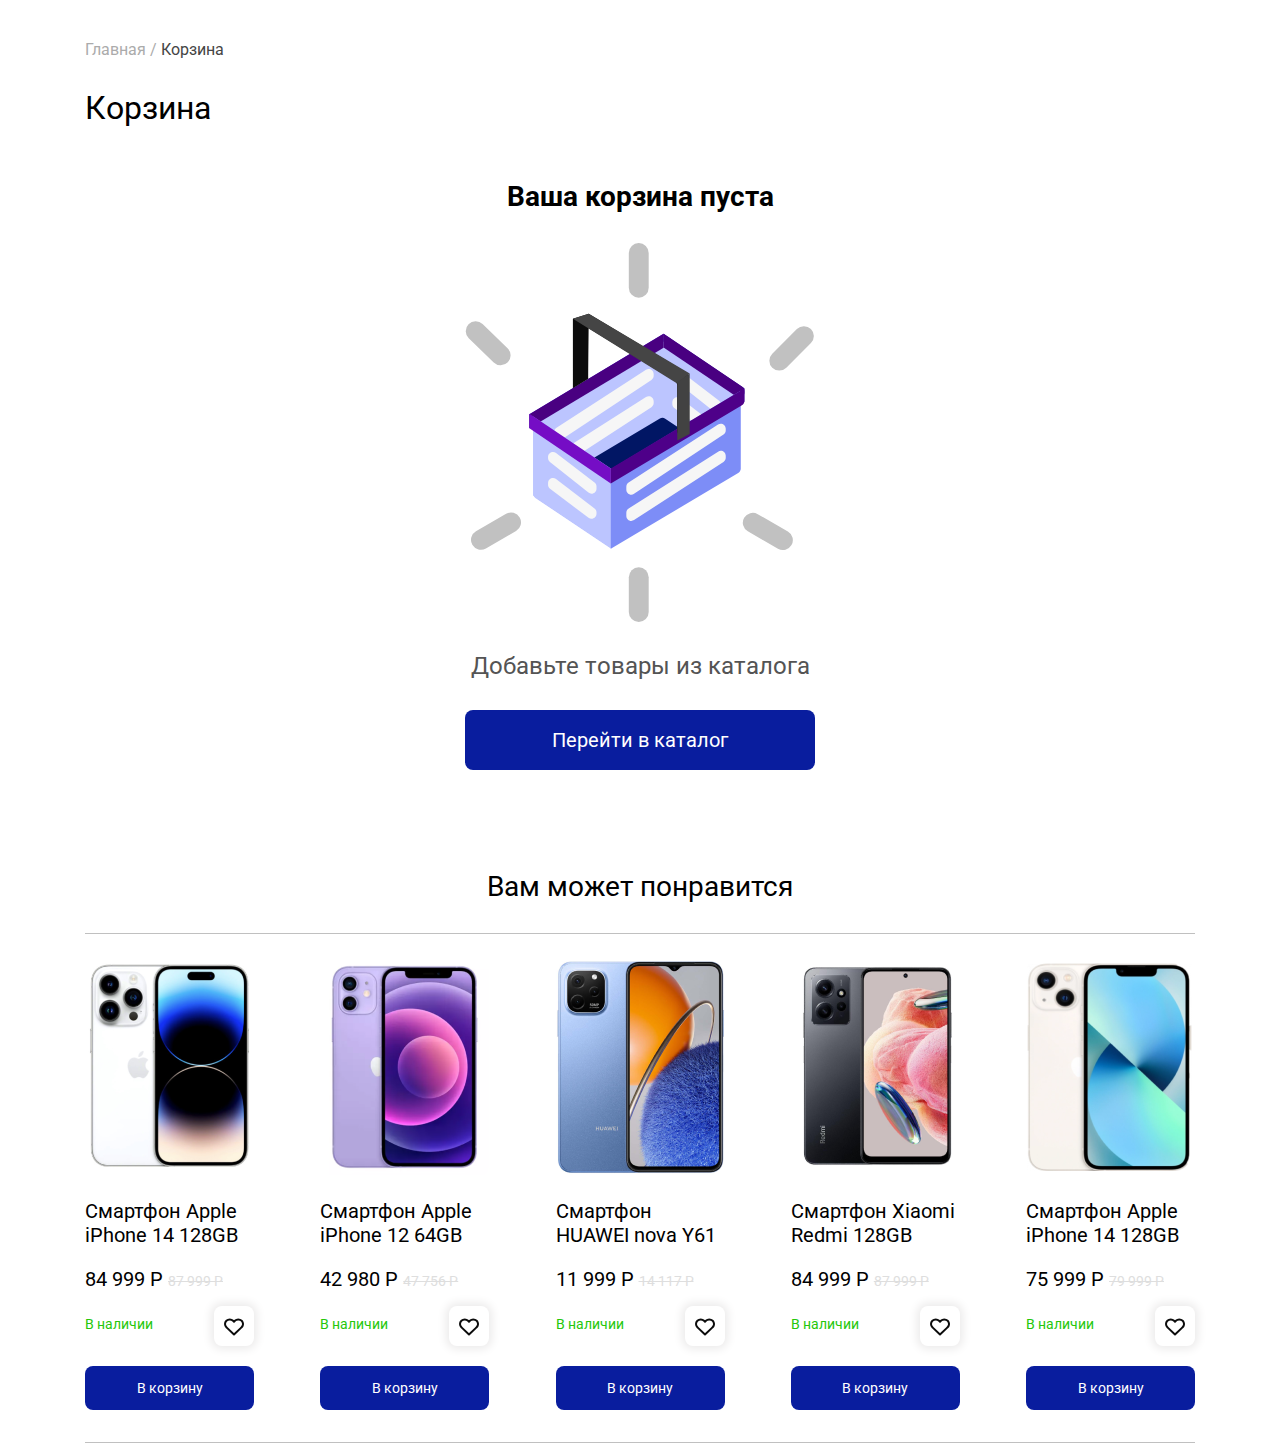
<file: index4.html>
<!DOCTYPE html>
<html lang="en">
<head>
    <meta charset="UTF-8">
    <meta name="viewport" content="width=device-width, initial-scale=1.0">
    <title>Document</title>
    <link rel="stylesheet" href="./style4.css">
</head>
<body>
    <div class="section1">
        <div class="container1_sec1">
            <a href="index.html" class="a1">Главная /</a>
            <a href="index2.html" class="a2">Корзина</a>
            <p class="text1_sec1">Корзина</p>
        </div>
    </div>
    <div class="section2">
        <div class="container1_sec2">
            <h1 class="text1_sec2">Ваша корзина пуста</h1>
            <div class="cont_img1_sec2">
                <img src="./assets/images/4str/basket is empty.svg" alt="" class="img1_sec2">
            </div>
            <p class="text2_sec2">Добавьте товары из каталога</p>
            <div class="cont_btn1_sec2">
                <button class="btn1_sec2" onclick="catalog()">Перейти в каталог</button>
            </div>
        </div>
    </div>
    <div class="section3">
        <div class="container1_sec3">
            <p class="text1_sec3">Вам может понравится</p>
            <hr width="100%;" color="#C0C0C0" size="3">
            <div class="cont_scroll_sec3">
                <div class="container1_5_sec3">
                    <div class="container2_sec3">
                        <a href="index3.html"><img src="./assets/images/sec3/Rectangle1.png" alt="" class="img_smart1_sec3"></a>
                        <p class="text2_sec3">Смартфон Apple iPhone 14 128GB</p>
                        <div class="txt_cont_sec3">
                            <p class="text3_sec3">84 999 P</p>
                            <p class="text4_sec3">87 999 P</p>
                        </div>
                        <div class="text_btn_sec3">
                            <p class="text5_sec3">В наличии</p>
                            <button class="btn1_sec3"><img src="./assets/images/sec3/Vector.svg" class="img_heart" alt=""><img src="./assets/images/sec3/Vector (1).svg" class="img2_heart" alt=""></button>
                        </div>
                        <button class="btn2_sec3">В корзину</button>
                    </div>
                    <div class="container2_sec3">
                        <a href=""><img src="./assets/images/sec3/Rectangle2.png" alt="" class="img_smart1_sec3"></a>
                        <p class="text2_sec3">Смартфон Apple iPhone 12 64GB</p>
                        <div class="txt_cont_sec3">
                            <p class="text3_sec3">42 980 P</p>
                            <p class="text4_sec3">47 756 P</p>
                        </div>
                        <div class="text_btn_sec3">
                            <p class="text5_sec3">В наличии</p>
                            <button class="btn1_sec3"><img src="./assets/images/sec3/Vector.svg" class="img_heart" alt=""><img src="./assets/images/sec3/Vector (1).svg" class="img2_heart" alt=""></button>
                        </div>
                        <button class="btn2_sec3">В корзину</button>
                    </div>
                    <div class="container2_sec3">
                        <a href=""><img src="./assets/images/sec3/Rectangle3.png" alt="" class="img_smart1_sec3"></a>
                        <p class="text2_sec3">Смартфон HUAWEI nova Y61</p>
                        <div class="txt_cont_sec3">
                            <p class="text3_sec3">11 999 P</p>
                            <p class="text4_sec3">14 117 P</p>
                        </div>
                        <div class="text_btn_sec3">
                            <p class="text5_sec3">В наличии</p>
                            <button class="btn1_sec3"><img src="./assets/images/sec3/Vector.svg" class="img_heart" alt=""><img src="./assets/images/sec3/Vector (1).svg" class="img2_heart" alt=""></button>
                        </div>
                        <button class="btn2_sec3">В корзину</button>
                    </div>
                    <div class="container2_sec3">
                        <a href=""><img src="./assets/images/sec3/Rectangle4.png" alt="" class="img_smart1_sec3"></a>
                        <p class="text2_sec3">Смартфон Xiaomi Redmi  128GB</p>
                        <div class="txt_cont_sec3">
                            <p class="text3_sec3">84 999 P</p>
                            <p class="text4_sec3">87 999 P</p>
                        </div>
                        <div class="text_btn_sec3">
                            <p class="text5_sec3">В наличии</p>
                            <button class="btn1_sec3"><img src="./assets/images/sec3/Vector.svg" class="img_heart" alt=""><img src="./assets/images/sec3/Vector (1).svg" class="img2_heart" alt=""></button>
                        </div>
                        <button class="btn2_sec3">В корзину</button>
                    </div>
                    <div class="container2_sec3">
                        <a href=""><img src="./assets/images/sec3/Rectangle5.png" alt="" class="img_smart1_sec3"></a>
                        <p class="text2_sec3">Смартфон Apple iPhone 14 128GB</p>
                        <div class="txt_cont_sec3">
                            <p class="text3_sec3">75 999 P</p>
                            <p class="text4_sec3">79 999 P</p>
                        </div>
                        <div class="text_btn_sec3">
                            <p class="text5_sec3">В наличии</p>
                            <button class="btn1_sec3"><img src="./assets/images/sec3/Vector.svg" class="img_heart" alt=""><img src="./assets/images/sec3/Vector (1).svg" class="img2_heart" alt=""></button>
                        </div>
                        <button class="btn2_sec3">В корзину</button>
                    </div>
                </div>
            </div>
            <hr width="100%;" color="#C0C0C0" size="3">
        </div>
    </div>
    <div class="head_foot">
        <div class="container1_foot">
            <div class="cont1_foot">
                <div class="min_cont_foot">
                    <div class="image_foot">
                        <a href="index.html"><img src="./assets/images/foot/icon home.svg" alt="" class="img1_foot"></a>
                    </div>
                    <a href="#" class="text_foot">Главная</a>
                </div>
                <div class="min_cont_foot">
                    <div class="image_foot">
                        <a href="index2.html"><img src="./assets/images/foot/icon catalog.svg" alt=""  class="img2_foot"></a>
                    </div>
                    <a href="#" class="text_foot">Каталог</a>
                </div>
                <div class="min_cont_foot">
                    <div class="image_foot">
                        <a href="index4.1.html"><img src="./assets/images/foot/icon basket_blue.svg" alt=""  class="img3_foot"></a>
                    </div>
                    <a href="#" class="text1_foot">Корзина</a>
                </div>
                <div class="min_cont_foot">
                    <div class="image_foot">
                        <a href=""><img src="./assets/images/foot/icon profile.svg" alt=""  class="img4_foot"></a>
                    </div>
                    <a href="#" class="text_foot">Профиль</a>
                </div>
            </div>
        </div>
    </div>
</body>
<script>
    function catalog(){
        window.open("index.html",'_self');
    }
</script>
</html>
</file>
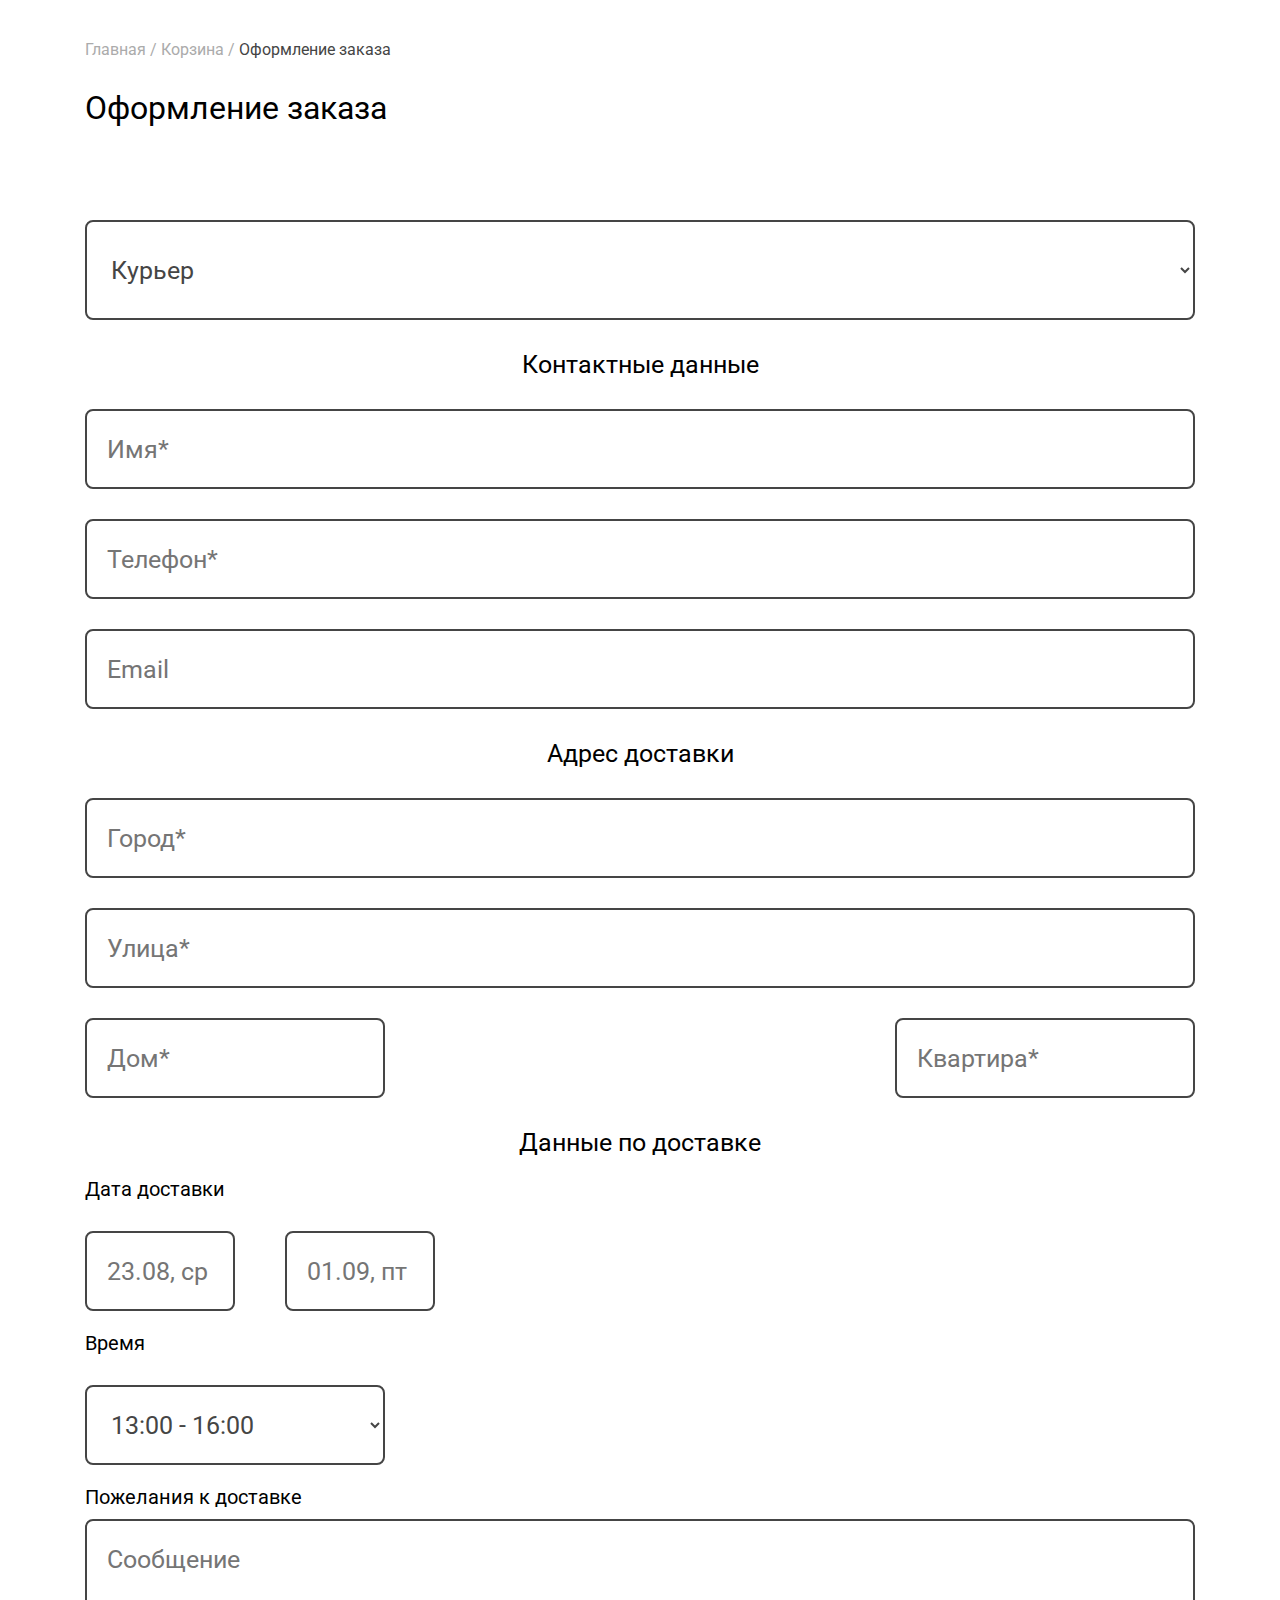
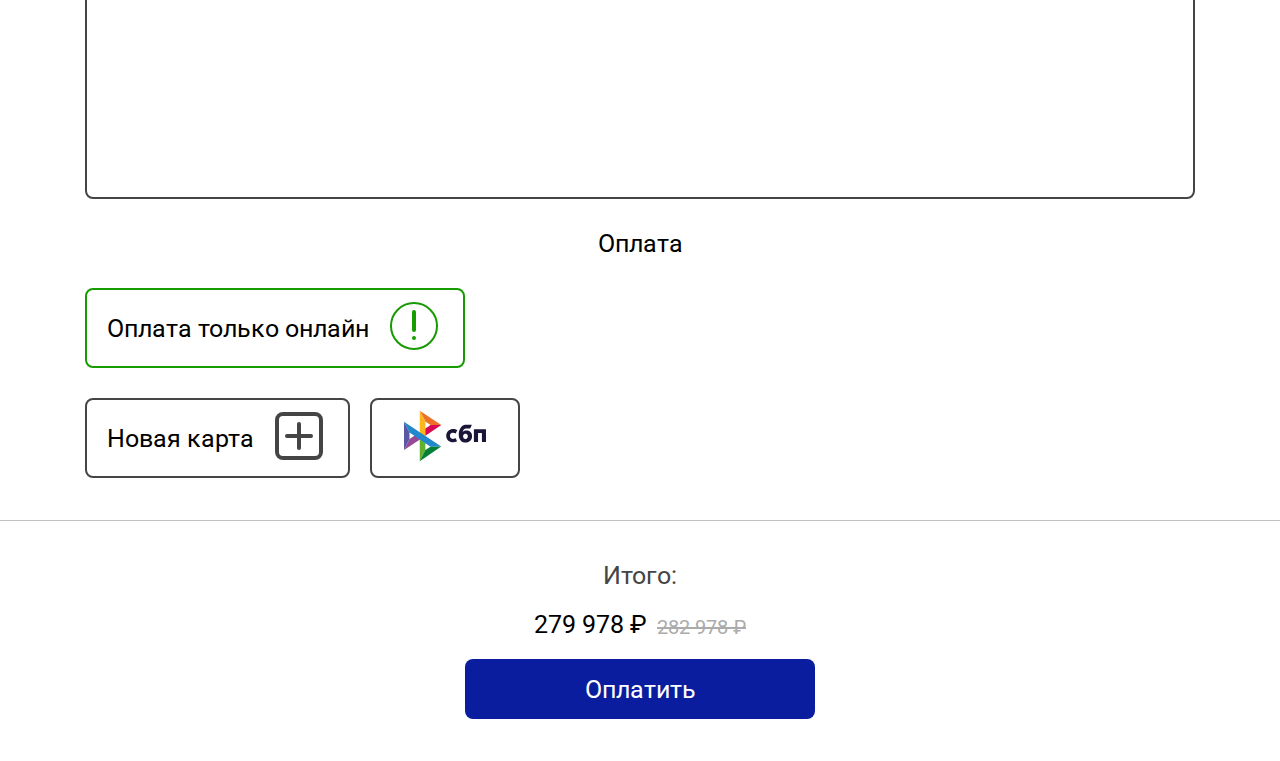
<file: index5.1.html>
<!DOCTYPE html>
<html lang="en">
<head>
    <meta charset="UTF-8">
    <meta name="viewport" content="width=device-width, initial-scale=1.0">
    <title>Document</title>
    <link rel="stylesheet" href="./style5.1.css">
</head>
<body>
    <div class="section1">
        <div class="container1_sec1">
            <a href="index.html" class="a1">Главная /</a>
            <a href="index4.1.html" class="a1">Корзина /</a>
            <a href="index5.html" class="a2">Оформление заказа</a>
            <p class="text1_sec1">Оформление заказа</p>
        </div>
    </div>
    <div class="section2">
        <div class="container1_sec2">
            <div class="input1_sec2">
                <select name="option1" id="inp1_option1" class="inp1_sec2" onchange="window.open(this.value, '_blank')">
                    <option value="index5.1.html">Курьер</option>
                    <option value="index5.html">Самовывоз</option>
                </select>
            </div>
            <p class="text1_sec2">Контактные данные</p>
            <div class="contact_inputs_sec2">
                <input type="text" name="" id="inp3" class="inp3_sec2" placeholder="Имя*">
                <input type="text" name="" id="inp4" class="inp3_sec2" placeholder="Телефон*">
                <input type="text" name="" id="" class="inp3_sec2" placeholder="Email">
            </div>
            <p class="text1_sec2">Адрес доставки</p>
            <div class="contact_inputs_sec2">
                <input type="text" name="" id="inp5" class="inp3_sec2" placeholder="Город*">
                <input type="text" name="" id="inp6" class="inp3_sec2" placeholder="Улица*">
                <div class="inputs_dom_ul_sec2">
                    <input type="text"class="inp33_sec2" id="inp7" placeholder="Дом*">
                    <input type="text"class="inp33_sec2" id="inp8" placeholder="Квартира*">
                </div>
            </div>
            <p class="text1_sec2">Данные по доставке</p>
            <div class="data_dostavki">
                <p class="text_dat_dost">Дата доставки</p>
                <div class="cont_data_dost_sec2">
                    <input type="text"class="inp333_sec2" id="inp9" placeholder="23.08, ср">
                    <input type="text"class="inp333_sec2" id="inp10" placeholder="01.09, пт">
                </div>
                <p class="text_dat_dost">Время</p>
                <div class="cont_data_dost_sec2">
                    <select name="option1" id="inp11" class="inp11_sec2">
                        <option value="">13:00 - 16:00</option>
                        <option value="petersburg">16:00 - 20:00</option>
                    </select>
                </div>
                <p class="text_dat_dost">Пожелания к доставке</p>
                <input type="text"class="inp3333_sec2" placeholder="Сообщение">
                
            </div>
            <p class="text1_sec2">Оплата</p>
            <div class="oplata">
                <p class="text2_sec2">Оплата только онлайн</p>
                <div class="image1_sec2">
                    <img src="./assets/images/5str/воскл.svg" alt="" class="img1_sec2">
                </div>
            </div>
            <div class="karta_sbp_sec2">
                <div class="karta">
                    <p class="text2_sec2">Новая карта</p>
                    <div class="image1_sec2">
                        <img src="./assets/images/5str/icon plus.svg" alt="" class="img1_sec2">
                    </div>
                </div>
                <div class="sbp">
                    <div class="image1_sec2">
                        <img src="./assets/images/5str/сбп.svg" alt="" class="img2_sec2">
                    </div>
                </div>
            </div>
        </div>
    </div>
    <hr width="100%" color="#C0C0C0" size="3">
    <div class="section3">
        <div class="container1_sec3">
            <p class="text1_sec3">Итого:</p>
            <div class="price_cont_text_sec3">
                <p class="text2_sec3">279 978 ₽</p>
                <p class="text3_sec3">282 978 ₽</p>
            </div>
            <div class="cont_btn_sec3">
                <button class="btn1_sec3" id="btn1" name="button1_sec3" onclick="search()">Оплатить</button>
            </div>
        </div>
    </div>
</body>
<script>
    function search(){
        let name=document.getElementById('inp3');
        let name1=name.value;
        let namber=document.getElementById('inp4');
        let namber1=namber.value;
        let gor=document.getElementById('inp5');
        let gor1=gor.value;
        let yl=document.getElementById('inp6');
        let yl1=yl.value;
        let dom=document.getElementById('inp7');
        let dom1=dom.value;
        let kv=document.getElementById('inp8');
        let kv1=kv.value;

        if(name1 ==="" || namber1 ==="" || gor1 ==="" || yl1 ==="" || dom1 ==="" || kv1 ===""){
            alert("Поля не заполнены!")
        }else{
            window.open("index6.html",'_self');
        }
    }
</script>
</html>
</file>
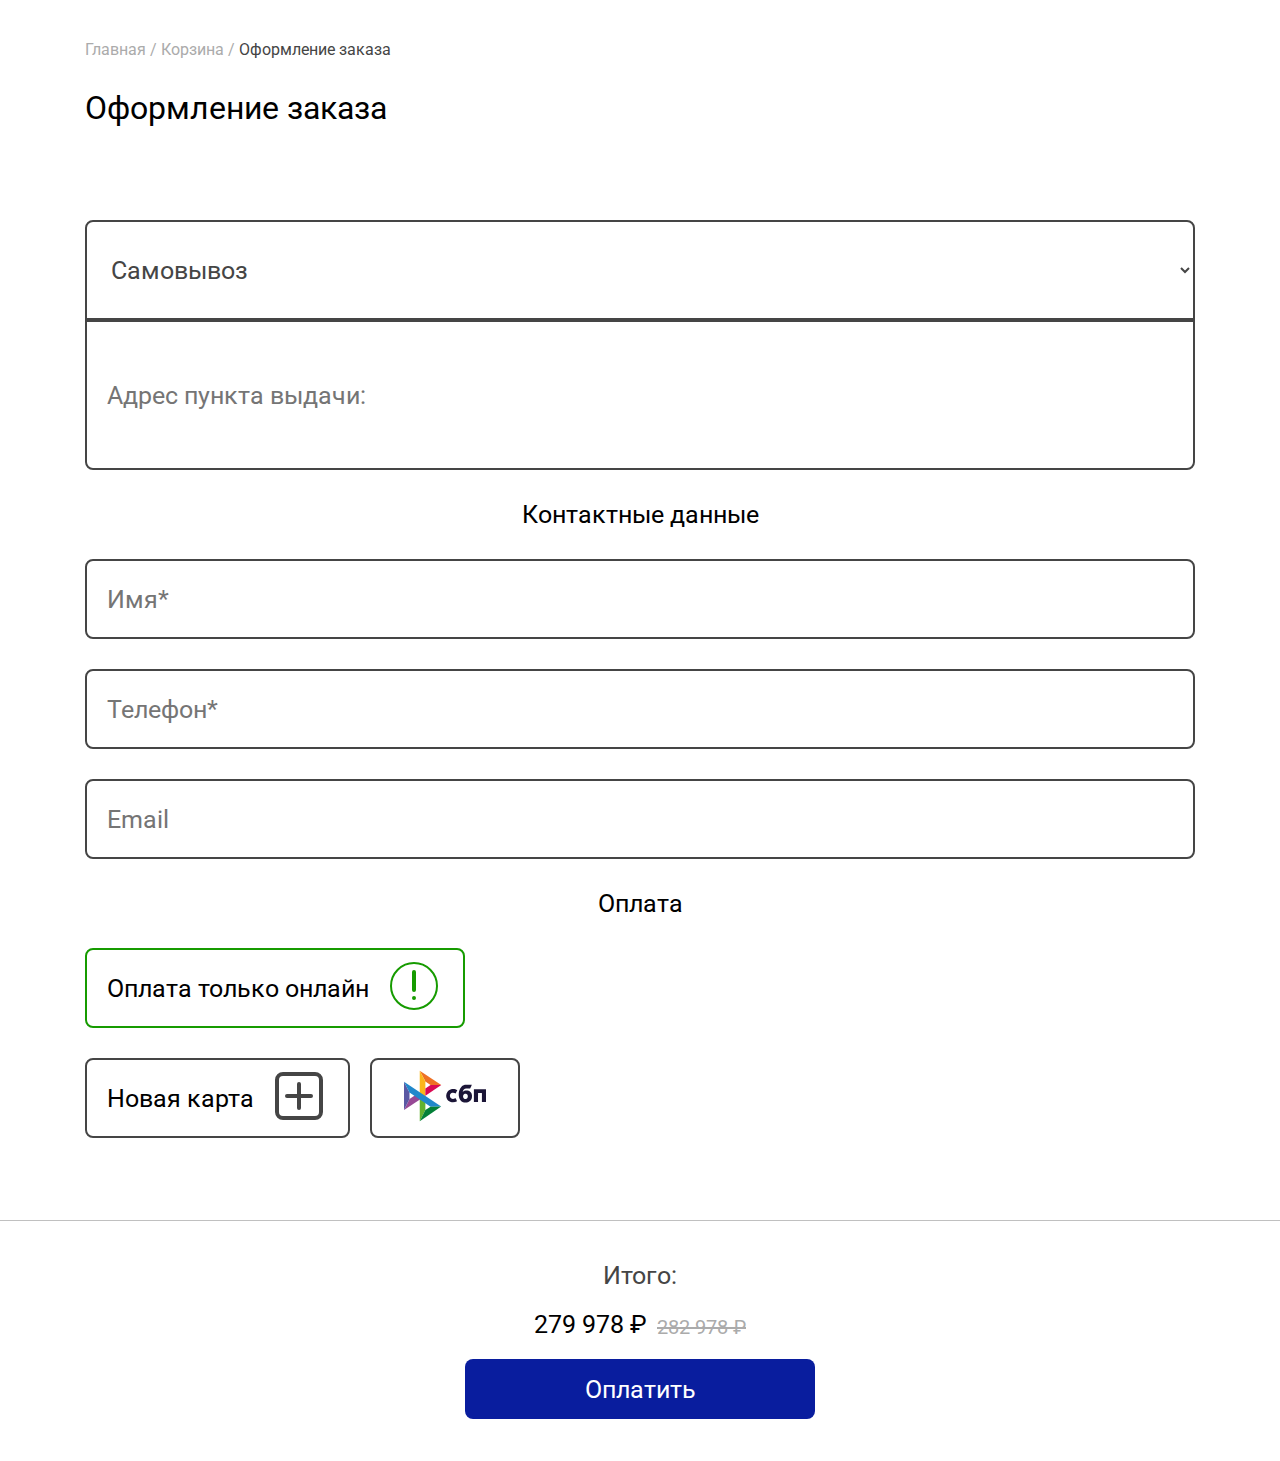
<file: index5.html>
<!DOCTYPE html>
<html lang="en">
<head>
    <meta charset="UTF-8">
    <meta name="viewport" content="width=device-width, initial-scale=1.0">
    <title>Document</title>
    <link rel="stylesheet" href="./style5.css">
</head>
<body>
    <div class="section1">
        <div class="container1_sec1">
            <a href="index.html" class="a1">Главная /</a>
            <a href="index4.1.html" class="a1">Корзина /</a>
            <a href="index5.html" class="a2">Оформление заказа</a>
            <p class="text1_sec1">Оформление заказа</p>
        </div>
    </div>
    <div class="section2">
        <div class="container1_sec2">
            <div class="input1_sec2">
                <select name="option1" id="inp1_option1" class="inp1_sec2" onchange="window.open(this.value, '_blank')">
                    <option value="index5.html">Самовывоз</option>
                    <option value="index5.1.html">Курьер</option>
                </select>
            </div>
            <div class="input2_sec2">
                <input type="text" name="" id="inp2" class="inp2_sec2" placeholder="Адрес пункта выдачи:">
            </div>
            <p class="text1_sec2">Контактные данные</p>
            <div class="contact_inputs_sec2">
                <input type="text" name="" id="inp3" class="inp3_sec2" placeholder="Имя*">
                <input type="text" name="" id="inp4" class="inp3_sec2" placeholder="Телефон*">
                <input type="text" name="" id="" class="inp3_sec2" placeholder="Email">
            </div>
            <p class="text1_sec2">Оплата</p>
            <div class="oplata">
                <p class="text2_sec2">Оплата только онлайн</p>
                <div class="image1_sec2">
                    <img src="./assets/images/5str/воскл.svg" alt="" class="img1_sec2">
                </div>
            </div>
            <div class="karta_sbp_sec2">
                <div class="karta">
                    <p class="text2_sec2">Новая карта</p>
                    <div class="image1_sec2">
                        <img src="./assets/images/5str/icon plus.svg" alt="" class="img1_sec2">
                    </div>
                </div>
                <div class="sbp">
                    <div class="image1_sec2">
                        <img src="./assets/images/5str/сбп.svg" alt="" class="img2_sec2">
                    </div>
                </div>
            </div>
        </div>
    </div>
    <hr width="100%" color="#C0C0C0" size="3">
    <div class="section3">
        <div class="container1_sec3">
            <p class="text1_sec3">Итого:</p>
            <div class="price_cont_text_sec3">
                <p class="text2_sec3">279 978 ₽</p>
                <p class="text3_sec3">282 978 ₽</p>
            </div>
            <div class="cont_btn_sec3">
                <button class="btn1_sec3" id="btn1" name="button1_sec3" onclick="search()">Оплатить</button>
            </div>
        </div>
    </div>
</body>
<script>
    function search(){
        let address=document.getElementById('inp2');
        let address1=address.value;
        let name=document.getElementById('inp3');
        let name1=name.value;
        let namber=document.getElementById('inp4');
        let namber1=namber.value;

        if(address1 ==="" || name1 ==="" || namber1 ===""){
            alert("Поля не заполнены!")
        }else{
            window.open("index6.html",'_self');
        }
    }
</script>
</html>
</file>
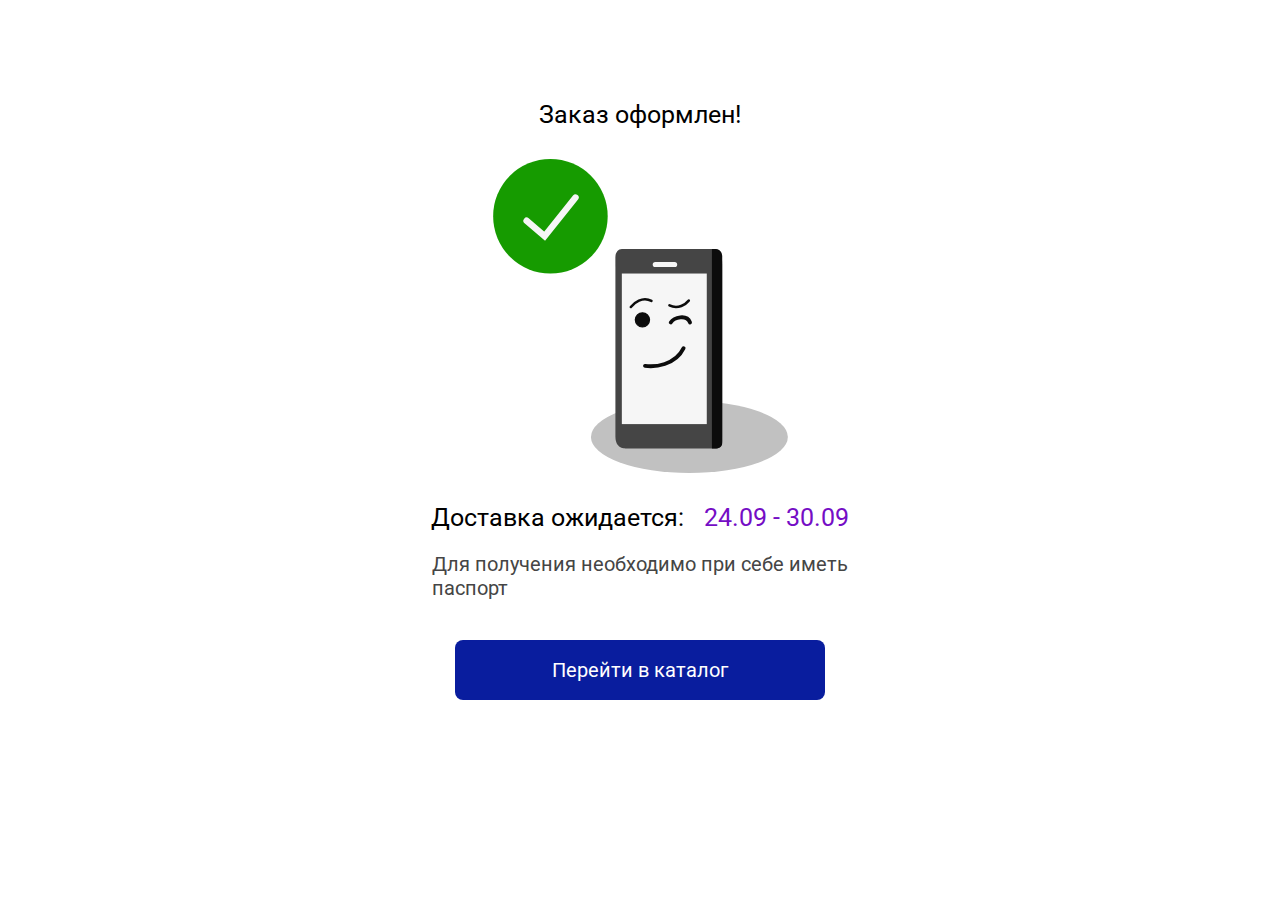
<file: index6.html>
<!DOCTYPE html>
<html lang="en">
<head>
    <meta charset="UTF-8">
    <meta name="viewport" content="width=device-width, initial-scale=1.0">
    <title>Document</title>
    <link rel="stylesheet" href="./style6.css">
</head>
<body>
    <div class="section1">
        <div class="container1_sec1">
            <p class="text1_sec1">Заказ оформлен!</p>
            <div class="img1_sec1">
                <img src="./assets/images/6str/illustration.svg" alt="" class="image1_sec1">
            </div>
            <div class="two_text_sec1">
                <p class="text2_sec1">Доставка ожидается:</p>
                <p class="text3_sec1">24.09 - 30.09</p>
            </div>
            <div class="one_text_sec1">
                <p class="text4_sec1">Для получения необходимо при себе иметь<br> паспорт</p>
            </div>
            <div class="btn1_sec1">
                <button class="button1_sec1" onclick="smart()">Перейти в каталог</button>
            </div>

        </div>
    </div>
    <div class="head_foot">
        <div class="container1_foot">
            <div class="cont1_foot">
                <div class="min_cont_foot">
                    <div class="image_foot">
                        <a href="index.html"><img src="./assets/images/foot/icon home_blue.svg" alt="" class="img1_foot"></a>
                    </div>
                    <a href="#" class="text1_foot">Главная</a>
                </div>
                <div class="min_cont_foot">
                    <div class="image_foot">
                        <a href="index2.html"><img src="./assets/images/foot/icon catalog.svg" alt=""  class="img2_foot"></a>
                    </div>
                    <a href="#" class="text_foot">Каталог</a>
                </div>
                <div class="min_cont_foot">
                    <div class="image_foot">
                        <a href="index4.html"><img src="./assets/images/foot/icon basket.svg" alt=""  class="img3_foot"></a>
                    </div>
                    <a href="#" class="text_foot">Корзина</a>
                </div>
                <div class="min_cont_foot">
                    <div class="image_foot">
                        <a href=""><img src="./assets/images/foot/icon profile.svg" alt=""  class="img4_foot"></a>
                    </div>
                    <a href="#" class="text_foot">Профиль</a>
                </div>
            </div>
        </div>
    </div>
    <script>
        function smart(){
            window.open("index.html",'_self');
        }


    </script>
</html>
</file>
<file: style.css>
@font-face {
    font-family: "robo";
    src: url(./assets/fonts/Roboto.ttf);
}

@font-face {
    font-family: "int";
    src: url(./assets/fonts/Inter-Regular.otf);
}

@font-face {
    font-family: "read";
    src: url(./assets/fonts/ReadexPro-Regular.ttf);
}

*{
    margin: 0;
    padding: 0;
    box-sizing: border-box;
    border: none;
    outline: none;
    text-decoration: none;
}

/*header*/

.bnt0_head{
    background-color: transparent;
    width: 10px;
    height: 10px;
    cursor: pointer;
}
header{
    width: auto;
    margin: auto;
    position: sticky;
    top: 0;
    z-index: 10;
    background-color: white;
}

.header_main{
    display: flex;
    justify-content: space-between;
    width: 1110px;
    margin: auto;
    height: 80px;
}


.logo_header{
    margin-top: 30px;
}

.header_menu{
    display: flex;
    margin-top: 28px;
    font-family: "int";
}

.text_menu{
    margin-left: 50px;
    font-size: 14px;
    color: #4C5866;
}

.inp_header{
    margin-top: 20px;
}

.inp_head{
    width: 600px;
    height: 40px;
    background-color: rgba(222, 222, 222, 1);
    border-radius: 8px;
    padding-left: 20px;
    font-size: 16px;
}

.inp_head:hover{
    background: linear-gradient(to right, rgba(188, 197, 255, 1) 50%, rgba(222, 222, 222, 1) 50%);
    background-size: 200% 100%;
    background-position: 100%;
    transition:all 3s ease;
}



@media(max-width:1200px){
    /*header*/
    .header_main{
        width: 1024px;
        margin: auto;

    }

    .inp_head{
        width: 500px;
        height: 40px;
        background-color: rgba(222, 222, 222, 1);
        border-radius: 8px;
        padding-left: 20px;
        font-size: 16px;
    }
}

@media(max-width:500px){
    /*header*/
    .header_main{
        width: 370px;
        display: flex;
        justify-content: center;
        align-items: center;
    }

    .inp_head{
        width: 330px;
        height: 47px;
        background-color: rgba(222, 222, 222, 1);
        border-radius: 8px;
        padding-left: 20px;
        font-size: 16px;
        
    }

    .inp_header{
        margin-top: 20px;
        display: flex;
        justify-content: center;
        align-items: center;
        margin-bottom: 30px;
    }

    .header_menu{
        display: none;
        margin-top: 28px;
        font-family: "int";
    }

    .header_main{
        flex-direction: column;
        width: 370px;
        margin: auto;
        height: 139px;
    }

    .logo_header{
        margin-top: 30px;
        display: flex;
        justify-content: center;
        align-items: center;
    }    
    
}


/*section1*/

.section1{
    width: 1110px;
    margin: auto;
}

.container_sec1{
    width: 1110px;
    height: 260px;
    background-color: black;
    border-radius: 8px;
    margin-top: 40px;
    display: flex;
}

.text1_sec1{
    font-family: "robo";
    font-size: 40px;
    color: white;
    font-weight: 30;
}

.text2_sec1{
    font-family: "robo";
    font-size: 32px;
    color: rgba(235, 186, 26, 1);
    font-weight: 30;
}

.text3_sec1{
    font-family: "robo";
    font-size: 32px;
    color: white;
    font-weight: 30;
}

.text_sec1{
    margin-top: 30px;
    margin-left: 150px;
}

.image1_sec1{
    margin-left: 50px;
    margin-top: 36px;
}

@media(max-width:1200px){
    /*section1*/

    .section1{
        width: 1024px;
        margin: auto;
    }
    
    .container_sec1{
        width: 1024px;
        height: 260px;
        background-color: black;
        border-radius: 8px;
        margin-top: 40px;
        display: flex;
    }
}
@media(max-width:500px){
    /*section1*/

    .section1{
        width: 370px;
        margin: auto;
        display: flex;
        justify-content: center;
        align-items: center;
    }
    
    .container_sec1{
        width: 330px;
        height: 149px;
        background-color: black;
        border-radius: 8px;
        margin-top: 20px;
        display: flex;
    }

    .text1_sec1{
        font-family: "robo";
        font-size: 16px;
        color: white;
        font-weight: 30;
    }
    
    .text2_sec1{
        font-family: "robo";
        font-size: 14px;
        color: rgba(235, 186, 26, 1);
        font-weight: 30;
    }
    
    .text3_sec1{
        font-family: "robo";
        font-size: 14px;
        color: white;
        font-weight: 30;
    }

    .text_sec1{
        margin-top: 30px;
        margin-left: 20px;
    }
    
    .image1_sec1{
        margin-left: 0px;
        margin-top: 49px;
    }

    .img1_sec1{
        width: 200px;
        height: 100px;
    }
}

/*section2*/

.section2{
    width: 1110px;
    margin: auto;
}

.container1_sec2{
    width: 1110px;
    height: 312px;
    margin-top: 40px;
    
}
.text1_sec2{
    font-family: "robo";
    font-size: 32px;
}

.container2_sec2{
    width: 1110px;
    height: 246px;
    margin-top: 27px;
    display: flex;
    justify-content: space-between;

}

.min_cont_sec2{
    width: 200px;
    height: 246px;
}

.min_cont2_sec2{
    width: 200px;
    height: 211px;
    background-color: rgba(188, 197, 255, 1);
    border-radius: 8px;
    display: flex;
    justify-content: center;
    align-items: center;
}

.min_cont2_sec2:hover{
    transform: scale(0.90);
    box-shadow: 0px 0px 10px 3px #ebeaea;
    transition:all 1s ease;
}

.img22_sec2{
    display: none; 
    max-width: 174px;
    max-height: 100,5px;
}

.img33_sec2{
    display: none;  
    max-width: 155px;
    max-height: 123,5px;
}

.img44_sec2{
    display: none;  
    max-width: 178px;
    max-height: 143px;
}

.min_text_sec2{
    font-family: "robo";
    font-size: 20px;
    font-weight: 20px;
    text-align: center;
    margin-top: 5px;
}

@media(max-width:1200px){
    /*section2*/

    .section2{
        width: 1024px;
        margin: auto;
    }
    
    .container1_sec2{
        width: 1024px;
        height: 312px;
        margin-top: 40px;
    }

    .container2_sec2{
        width: 1024px;
        height: 312px;
        margin-top: 27px;
        display: flex;
        justify-content: space-between;
    }

    .min_cont_sec2{
        width: 180px;
        height: 246px;
    }
    
    .min_cont2_sec2{
        width: 180px;
        height: 211px;
        background-color: rgba(188, 197, 255, 1);
        border-radius: 8px;
    }

    .img2_sec2{
        display: none;  
    }
    
    .img3_sec2{
        display: none;  
    }
    
    .img4_sec2{
        display: none;  
    }
    
    .img22_sec2{
        display: block; 
        max-width: 174px;
        max-height: 100,5px;
    }
    
    .img33_sec2{
        display: block; 
        max-width: 155px;
        max-height: 123,5px;
    }
    
    .img44_sec2{
        display: block; 
        max-width: 158px;
        max-height: 123px;
    }
    
}

@media(max-width:500px){
    /*section2*/

    .section2{
        width: 370px;
        display: flex;
        justify-content: center;
        align-items: center;
    }
    
    .container1_sec2{
        width: 330px;
        height: 200px;
        margin-top: 40px;
    }

    .container_scroll{
        width: 330px;
        height: 180px;
        overflow: scroll;
    }

    .container2_sec2{
        width: 550px;
        height: 150px;
        margin-top: 10px;
        display: flex;
        justify-content: space-between;
    }

    .min_cont_sec2{
        width: 98px;
        height: 163px;
    }

    .min_cont2_sec2{
        width: 98px;
        height: 128px;
        background-color: rgba(188, 197, 255, 1);
        border-radius: 8px;
    }

    .img_sec2{
        width: 38px;
        height: 78px;
    }

    .img2_sec2{
        display: none;  
    }
    
    .img3_sec2{
        display: none;  
    }
    
    .img4_sec2{
        display: none;  
    }

    .img5_sec2{
        width: 49px;
        height: 74px;
    }
    
    .img22_sec2{
        display: block; 
        max-width: 86px;
        max-height: 71px;
    }
    
    .img33_sec2{
        display: block; 
        max-width: 86px;
        max-height: 71px;
    }
    
    .img44_sec2{
        display: block; 
        max-width: 86px;
        max-height: 71px;
    }

    .min_text_sec2{
        font-family: "robo";
        font-size: 14px;
        font-weight: 20px;
        text-align: center;
        margin-top: 5px;
    }

    .text1_sec2{
        font-family: "robo";
        font-size: 20px;
    }
    
}

/*section3*/

.section3{
    width: 1110px;
    margin: auto;
}

.container1_sec3{
    width: 1110px;
    height: 580px;
    margin-top: 40px;
    
}

.text1_sec3{
    font-family: "robo";
    font-size: 32px;
    margin-bottom: 30px;
}

.container2_sec3{
    width: 169px;
    height: 483px;
}


.text2_sec3{
    font-family: "robo";
    font-size: 20px;
    margin-top: 20px;
    margin-bottom: 20px;
}

.txt_cont_sec3{
    display: flex;
}

.text3_sec3{
    font-family: "robo";
    font-size: 20px;
}

.text4_sec3{
    font-family: "robo";
    font-size: 14px;
    color: rgba(222, 222, 222, 1);
    text-decoration: line-through;
    margin-top: 6px;
    margin-left: 5px;
}

.text5_sec3{
    font-family: "robo";
    font-size: 14px;
    color: rgba(37, 199, 11, 1);
    margin-top: 10px;
}

.text_btn_sec3{
    display: flex;
    justify-content: space-between;
    margin-top: 15px;
}

.btn1_sec3{
    width: 40px;
    height: 40px;
    border-radius: 8px;
    box-shadow: 0px 0px 10px 3px #ebeaea;
    background-color: white;
}

.btn1_sec3:hover{
    box-shadow: 0px 0px 10px 3px #dbdbdb;
}


.img_heart{
    margin-top: 4px;
}

.img2_heart{
    display: none;
}

.btn1_sec3:active{
    .img2_heart{
        display: block;
        margin-left: 10px;
    }

    .img_heart{
        display: none;
    }
}


.btn2_sec3{
    width: 169px;
    height: 44px;
    border-radius: 8px;
    background-color: rgba(9, 29, 158, 1);
    color: white;
    font-family: "robo";
    font-size: 14px;
    margin-top: 20px;
}

.btn2_sec3:hover{
    background-image: linear-gradient(to right, rgb(142, 153, 224), rgb(23, 45, 188));
    border: 0;
    color: rgba(var(white));

}

.container1_5_sec3{
    display: flex;
    justify-content: space-between;
    margin-top: 25px;
}

.img_smart1_sec3:hover{
    transform: scale(0.90);
    box-shadow: 0px 0px 10px 3px #ebeaea;
    border-radius: 8px;
    transition:all 1s ease;
}

.btn2_sec3:hover{
    transform: scale(0.90);
    box-shadow: 0px 0px 10px 3px #ebeaea;
    border-radius: 8px;
    transition:all 1s ease;
}


@media(max-width:1200px){
    /*section3*/

    .section3{
        width: 1024px;
        margin: auto;
    }
    
    .container1_sec3{
        width: 1024px;
        height: 580px;
        margin-top: 40px;
    }
}

@media(max-width:500px){
    /*section3*/

    .section3{
        width: 370px;
        display: flex;
        justify-content: center;
        align-items: center;
    }
    
    .container1_sec3{
        width: 330px;
        height: 500px;
        margin-top: 40px;
    }

    .img_smart1_sec3{
        width: 114px;
        height: 158px;
        margin-left: 16px;
    }

    .text1_sec3{
        font-family: "robo";
        font-size: 20px;
        margin-bottom: 30px;
    }

    .container2_sec3{
        width: 144px;
        height: 395px;
    }
    
    .text2_sec3{
        font-family: "robo";
        font-size: 16px;
        margin-top: 20px;
        margin-bottom: 20px;
    }
    
    .text3_sec3{
        font-family: "robo";
        font-size: 18px;
    }
    
    .text4_sec3{
        font-family: "robo";
        font-size: 14px;
        color: rgba(222, 222, 222, 1);
        text-decoration: line-through;
        margin-top: 6px;
        margin-left: 5px;
    }
    
    .text_btn_sec3{
        display: flex;
        justify-content: space-between;
        margin-top: 15px;
    }
    
    .btn1_sec3{
        width: 40px;
        height: 40px;
        border-radius: 8px;
        box-shadow: 0px 0px 10px 3px #ebeaea;
        background-color: white;
    }
    
    .btn1_sec3:hover{
        box-shadow: 0px 0px 10px 3px #dbdbdb;
    }
    
    
    .img_heart{
        margin-top: 4px;
    }
    
    .img2_heart{
        display: none;
    }

    .btn2_sec3{
        width: 144px;
        height: 44px;
        border-radius: 8px;
        background-color: rgba(9, 29, 158, 1);
        color: white;
        font-family: "robo";
        font-size: 14px;
        margin-top: 20px;
    }
    
    .btn2_sec3:hover{
        background-image: linear-gradient(to right, rgb(142, 153, 224), rgb(23, 45, 188));
        border: 0;
        color: rgba(var(white));
    
    }
    
    .container1_5_sec3{
        display: flex;
        justify-content: space-between;
        margin-top: 25px;
        width: 900px;
        height: 405px;
    }

    .cont_scroll_sec3{
        width: 330px;
        overflow: scroll;
        margin-bottom: 20px;
    }
}


/*footer*/

.head_foot{
    width: auto;
    display: flex;
    justify-content: center;
    align-items: center;
    display: none;
}

.container1_foot{
    width: 330px;
    height: 86px;
    display: flex;
    justify-content: center;
    align-items: center;
}

.cont1_foot{
    width: 315px;
    height: 46px;
    display: flex;
    justify-content: space-between;
}

.min_cont_foot{
    width: 53px;
    height: 46px;
}

.image_foot{
    display: flex;
    justify-content: center;
    align-items: center;
}

.text1_foot{
    font-family: "robo";
    font-size: 14px;
    color: rgba(9, 29, 158, 1);
    margin-top: 5px;
}

.text_foot{
    font-family: "robo";
    font-size: 14px;
    color: rgba(69, 69, 69, 1);
}

.img1_foot{
    margin-bottom: 4px;
}

.img2_foot{
    margin-top: 5px;
    margin-bottom: 5px;
}

.img3_foot{
    margin-bottom: 5px;
}

.img4_foot{
    margin-bottom: 4px;
}

@media(max-width:500px){
    /*footer*/

    .head_foot{
        width: auto;
        display: flex;
        justify-content: center;
        align-items: center;
        position: sticky;
        bottom: 0;
        background-color: white;
    }
    
    .container1_foot{
        width: 330px;
        height: 86px;
        display: flex;
        justify-content: center;
        align-items: center;
    }
    
    .cont1_foot{
        width: 315px;
        height: 46px;
        display: flex;
        justify-content: space-between;
    }
    
    .min_cont_foot{
        width: 53px;
        height: 46px;
    }
    
    .image_foot{
        display: flex;
        justify-content: center;
        align-items: center;
    }
    
    .text1_foot{
        font-family: "robo";
        font-size: 14px;
        color: rgba(9, 29, 158, 1);
        margin-top: 5px;
    }
    
    .text_foot{
        font-family: "robo";
        font-size: 14px;
        color: rgba(69, 69, 69, 1);
    }
    
    .img1_foot{
        margin-bottom: 4px;
    }
    
    .img2_foot{
        margin-top: 5px;
        margin-bottom: 5px;
    }
    
    .img3_foot{
        margin-bottom: 5px;
    }
    
    .img4_foot{
        margin-bottom: 4px;
    }
    
}
</file>
<file: style2.css>
@font-face {
    font-family: "robo";
    src: url(./assets/fonts/Roboto.ttf);
}

@font-face {
    font-family: "int";
    src: url(./assets/fonts/Inter-Regular.otf);
}

@font-face {
    font-family: "read";
    src: url(./assets/fonts/ReadexPro-Regular.ttf);
}

*{
    margin: 0;
    padding: 0;
    box-sizing: border-box;
    border: none;
    outline: none;
    text-decoration: none;
}

/*header*/
header{
    width: auto;
    margin: auto;
    position: sticky;
    top: 0;
    z-index: 10;
    background-color: white;
}

.header_main{
    display: flex;
    justify-content: space-between;
    width: 1110px;
    margin: auto;
    height: 80px;
}


.logo_header{
    margin-top: 30px;
}

.header_menu{
    display: flex;
    margin-top: 28px;
    font-family: "int";
}

.text_menu{
    margin-left: 50px;
    font-size: 14px;
    color: #4C5866;
}

.inp_header{
    margin-top: 20px;
}

.inp_head{
    width: 600px;
    height: 40px;
    background-color: rgba(222, 222, 222, 1);
    border-radius: 8px;
    padding-left: 20px;
    font-size: 16px;
}

.inp_head:hover{
    background: linear-gradient(to right, rgba(188, 197, 255, 1) 50%, rgba(222, 222, 222, 1) 50%);
    background-size: 200% 100%;
    background-position: 100%;
    transition:all 3s ease;
}



@media(max-width:1200px){
    /*header*/
    .header_main{
        width: 1024px;
        margin: auto;

    }

    .inp_head{
        width: 500px;
        height: 40px;
        background-color: rgba(222, 222, 222, 1);
        border-radius: 8px;
        padding-left: 20px;
        font-size: 16px;
    }
}

@media(max-width:500px){
    /*header*/
    .header_main{
        width: 370px;
        margin: auto;

    }

    .inp_head{
        width: 330px;
        height: 47px;
        background-color: rgba(222, 222, 222, 1);
        border-radius: 8px;
        padding-left: 20px;
        font-size: 16px;
        
    }

    .inp_header{
        margin-top: 20px;
        display: flex;
        justify-content: center;
        align-items: center;
        margin-bottom: 30px;
    }

    .header_menu{
        display: none;
        margin-top: 28px;
        font-family: "int";
    }

    .header_main{
        flex-direction: column;
        width: 370px;
        margin: auto;
        height: 139px;
    }

    .logo_header{
        margin-top: 30px;
        display: flex;
        justify-content: center;
        align-items: center;
    }    
    
}

/*section1*/

.section1{
    width: 1110px;
    margin: auto;
}

.container1_sec1{
    width: 1110px;
    height: 140px;
    margin-top: 40px;
}

.a1{
    font-family: "robo";
    font-size: 16px;
    color: rgba(171, 171, 171, 1);
}

.a2{
    font-family: "robo";
    font-size: 16px;
    color: rgba(69, 69, 69, 1);
}

.text1_sec1{
    font-family: "robo";
    font-size: 32px;
    margin-top: 30px;
}

@media(max-width:1200px){
    /*section1*/
    
    .section1{
        width: 1024px;
        margin: auto;
    }
    
    .container1_sec1{
        width: 1024px;
        height: 140px;
        margin-top: 40px;
    }
}

@media(max-width:500px){
    /*section1*/
    
    .section1{
        width: 370px;
        display: flex;
        justify-content: center;
        align-items: center;
    }
    
    .container1_sec1{
        width: 330px;
        height: 120px;
        margin-top: 40px;
    }

    .text1_sec1{
        font-family: "robo";
        font-size: 20px;
        margin-top: 30px;
    }
}

/*section2*/

.section2{
    width: 1110px;
    margin: auto;
}

.container1_sec2{
    width: 1110px;
    height: 1093px;
    margin-top: 40px;
    display: flex;
}

.container2_sec2{
    width: 280px;
    height: 710px;
    border-radius: 8px;
    box-shadow: 0px 0px 10px 3px #ebeaea;
}

.container3_sec2{
    width: 800px;
    height: 1093px;
    margin-left: auto;
}

.cont_inputs{
    width: 257px;
    height: 40px;
    margin: auto;
    display: flex;
    margin-top: 20px;
}

.text1_sec2{
    font-family: "robo";
    font-size: 14px;
    margin-left: 12px;
    margin-top: 20px;
}

.inp1_sec2{
    width: 89px;
    height: 40px;
    background-color: rgba(188, 197, 255, 1);
    font-family: "robo";
    font-size: 14px;
    color: rgba(69, 69, 69, 1);
    padding-left: 10px;
    border-radius: 8px;
}

.inp1_sec2:hover{
    background: linear-gradient(to right, rgba(222, 222, 222, 1) 50%, rgba(188, 197, 255, 1) 50%);
    background-size: 200% 100%;
    background-position: 100%;
    transition:all 2s ease;
}

.inp2_sec2{
    width: 106px;
    height: 40px;
    background-color: rgba(188, 197, 255, 1);
    font-family: "robo";
    font-size: 14px;
    color: rgba(69, 69, 69, 1);
    padding-left: 10px;
    margin-left: auto;
    border-radius: 8px;
}

.inp2_sec2:hover{
    background: linear-gradient(to right, rgba(222, 222, 222, 1) 50%, rgba(188, 197, 255, 1) 50%);
    background-size: 200% 100%;
    background-position: 100%;
    transition:all 2s ease;
}

.img_line_sec2{
    margin-top: 6px;
}

.cont_filter{
    width: 130px;
    height: 188px;
    margin-top: 30px;
    margin-left: 12px;
}

.cont2_filter{
    width: 139px;
    height: 132px;
    margin-left: 12px;
}

.cont3_filter{
    width: 139px;
    height: 132px;
    margin-left: 12px;
}

.cont4_filter{
    width: 139px;
    height: 132px;
    margin-left: 12px;
}

.text2_sec2{
    font-family: "robo";
    font-size: 14px;
}

.txt_check{
    display: flex;
    margin-top: 10px;
}

.check1{
    
}

.text3_sec2{
    font-family: "robo";
    font-size: 14px;
    color: rgba(69, 69, 69, 1);
    margin-left: 5px;
}

.container4_sec2{
    display: flex;
    justify-content: space-between;
    margin-top: 30px;
}

.container4_1_sec2{
    display: flex;
    justify-content: space-between;
    margin-top: 30px;
    margin-bottom: 10px;
}

.container5_sec2{
    width: 169px;
    height: 483px;
}

.text4_sec2{
    font-family: "robo";
    font-size: 20px;
    margin-top: 20px;
    margin-bottom: 20px;
}

.text_dop_sec2{
    display: none;
}

.txt_cont_sec2{
    display: flex;
}

.text5_sec2{
    font-family: "robo";
    font-size: 20px;
}

.text6_sec2{
    font-family: "robo";
    font-size: 14px;
    color: rgba(222, 222, 222, 1);
    text-decoration: line-through;
    margin-top: 6px;
    margin-left: 5px;
}

.text7_sec2{
    font-family: "robo";
    font-size: 14px;
    color: rgba(37, 199, 11, 1);
    margin-top: 10px;
}

.text7_sec2_dop{
    font-family: "robo";
    font-size: 14px;
    color: rgba(37, 199, 11, 1);
    margin-top: 10px;
    display: none;
}

.text_btn_sec2{
    display: flex;
    justify-content: space-between;
    margin-top: 15px;
}

.btn1_sec2{
    width: 40px;
    height: 40px;
    border-radius: 8px;
    box-shadow: 0px 0px 10px 3px #ebeaea;
    background-color: white;
}

.btn1_sec2:hover{
    box-shadow: 0px 0px 10px 3px #dbdbdb;
}


.img_heart{
    margin-top: 4px;
}

.img2_heart{
    display: none;
}

.btn1_sec2:active{
    .img2_heart{
        display: block;
        margin-left: 10px;
    }

    .img_heart{
        display: none;
    }
}


.btn2_sec2{
    width: 169px;
    height: 44px;
    border-radius: 8px;
    background-color: rgba(9, 29, 158, 1);
    color: white;
    font-family: "robo";
    font-size: 14px;
    margin-top: 20px;
}

.btn2_sec2_dop{
    display: none;
}

.btn2_sec2:hover{
    background-image: linear-gradient(to right, rgb(142, 153, 224), rgb(23, 45, 188));
    border: 0;
    color: rgba(var(white));
}

.hr_for_media{
    display: none;
}

.img1_sec3:hover{
    transform: scale(0.90);
    box-shadow: 0px 0px 10px 3px #ebeaea;
    border-radius: 8px;
    transition:all 1s ease;
}

.btn2_sec2:hover{
    transform: scale(0.90);
    box-shadow: 0px 0px 10px 3px #ebeaea;
    border-radius: 8px;
    transition:all 1s ease;
}



@media(max-width:1200px){
    /*section2*/
    
    .section2{
        width: 1024px;
        margin: auto;
    }
    
    .container1_sec2{
        width: 1024px;
        height: 1093px;
        margin-top: 40px;
        display: flex;
    }

    .container2_sec2{
        width: 250px;
        height: 710px;
        border-radius: 8px;
        box-shadow: 0px 0px 10px 3px #ebeaea;
    }

    .container3_sec2{
        width: 750px;
        height: 1093px;
        margin-left: auto;
    }
    
    
    .image_line_sec2{
        max-width: 30px;
    }

    .cont_inputs{
        width: 225px;
        height: 40px;
        margin: auto;
        display: flex;
        margin-top: 20px;
    }
    
}

@media(max-width:500px){

    /*section2*/
    
    .section2{
        width: 370px;
        display: flex;
        justify-content: center;
        align-items: center;
    }
    
    .container1_sec2{
        width: 330px;
        height: 2055px;
        margin-top: 0px;
        display: flex;
    }
    
    .container2_sec2{
        width: 280px;
        height: 710px;
        border-radius: 8px;
        box-shadow: 0px 0px 10px 3px #ebeaea;
        display: none;
    }

    .hr_none{
        display: none;
    }

    .container3_sec2{
        width: 370px;
        height: 1093px;
        margin-left: initial;
    }

    .container4_sec2{
        flex-direction: column;
        margin-top: 0px;
    }
    
    .container4_1_sec2{
        flex-direction: column;
        margin-top: 0px;
        margin-bottom: 10px;
    }

    .img1_sec3{
        width: 101px;
        height: 139px;
    }

    .container5_sec2{
        width: 330px;
        height: 223px;
        display: flex;
        justify-content: space-between;
        margin-bottom: 10px;
        margin-top: 20px;
    }

    .text4_sec2{
        font-family: "robo";
        font-size: 20px;
        margin-top: 0px;
        margin-bottom: 10px;
    }

    .txt_cont_sec2{
        display: flex;
        margin-top: 20px;
    }
    

    .text5_sec2{
        font-family: "robo";
        font-size: 18px;
        margin-top: 8px;
        margin-left: 15px;
    }

    .text6_sec2{
        font-family: "robo";
        font-size: 14px;
        color: rgba(222, 222, 222, 1);
        text-decoration: line-through;
        margin-top: 12px;
        margin-left: 5px;
    }

    .text7_sec2_dop{
        font-family: "robo";
        font-size: 14px;
        color: rgba(37, 199, 11, 1);
        margin-top: 10px;
        display: block;
    }
    
    .text7_sec2{
        display: none;
    }

    .text_dop_sec2{
        display: block;
        font-family: "robo";
        font-size: 14px;
        color: rgba(69, 69, 69, 1);
    }

    .btn2_sec2{
        display: none;
    }

    .btn2_sec2_dop{
        display: block;
        width: 169px;
        height: 44px;
        border-radius: 8px;
        background-color: rgba(9, 29, 158, 1);
        color: white;
        font-family: "robo";
        font-size: 14px;
        margin-top: 0px;
    }

    .hr_for_media{
        display: block;
    }
    
    .hr_for_media1{
        display: block;
        margin-top: 30px;
    }
}

/*footer*/

.head_foot{
    width: auto;
    display: flex;
    justify-content: center;
    align-items: center;
    display: none;
}

.container1_foot{
    width: 330px;
    height: 86px;
    display: flex;
    justify-content: center;
    align-items: center;
}

.cont1_foot{
    width: 315px;
    height: 46px;
    display: flex;
    justify-content: space-between;
}

.min_cont_foot{
    width: 53px;
    height: 46px;
}

.image_foot{
    display: flex;
    justify-content: center;
    align-items: center;
}

.text1_foot{
    font-family: "robo";
    font-size: 14px;
    color: rgba(9, 29, 158, 1);
    margin-top: 5px;
}

.text_foot{
    font-family: "robo";
    font-size: 14px;
    color: rgba(69, 69, 69, 1);
}

.img1_foot{
    margin-bottom: 4px;
}

.img2_foot{
    margin-top: 5px;
    margin-bottom: 5px;
}

.img3_foot{
    margin-bottom: 5px;
}

.img4_foot{
    margin-bottom: 4px;
}

@media(max-width:500px){
    /*footer*/

    .head_foot{
        width: auto;
        display: flex;
        justify-content: center;
        align-items: center;
        position: sticky;
        bottom: 0;
        background-color: white;
    }
    
    .container1_foot{
        width: 330px;
        height: 86px;
        display: flex;
        justify-content: center;
        align-items: center;
    }
    
    .cont1_foot{
        width: 315px;
        height: 46px;
        display: flex;
        justify-content: space-between;
    }
    
    .min_cont_foot{
        width: 53px;
        height: 46px;
    }
    
    .image_foot{
        display: flex;
        justify-content: center;
        align-items: center;
    }
    
    .text1_foot{
        font-family: "robo";
        font-size: 14px;
        color: rgba(9, 29, 158, 1);
        margin-top: 5px;
    }
    
    .text_foot{
        font-family: "robo";
        font-size: 14px;
        color: rgba(69, 69, 69, 1);
    }
    
    .img1_foot{
        margin-bottom: 4px;
    }
    
    .img2_foot{
        margin-top: 5px;
        margin-bottom: 5px;
    }
    
    .img3_foot{
        margin-bottom: 5px;
    }
    
    .img4_foot{
        margin-bottom: 4px;
    }
    
}
</file>
<file: style3.css>
@font-face {
    font-family: "robo";
    src: url(./assets/fonts/Roboto.ttf);
}

@font-face {
    font-family: "int";
    src: url(./assets/fonts/Inter-Regular.otf);
}

@font-face {
    font-family: "read";
    src: url(./assets/fonts/ReadexPro-Regular.ttf);
}

*{
    margin: 0;
    padding: 0;
    box-sizing: border-box;
    border: none;
    outline: none;
    text-decoration: none;
}


/*section1*/

.section1{
    width: 1110px;
    margin: auto;
}

.container1_sec1{
    width: 1110px;
    height: 140px;
    margin-top: 40px;
}

.a1{
    font-family: "robo";
    font-size: 16px;
    color: rgba(171, 171, 171, 1);
}

.a2{
    font-family: "robo";
    font-size: 16px;
    color: rgba(69, 69, 69, 1);
}

.text1_sec1{
    font-family: "robo";
    font-size: 32px;
    margin-top: 30px;
}

@media(max-width:1200px){
    /*section1*/
    
    .section1{
        width: 1024px;
        margin: auto;
    }
    
    .container1_sec1{
        width: 1024px;
        height: 140px;
        margin-top: 40px;
    }
}

@media(max-width:500px){
    /*section1*/
    
    .section1{
        width: 370px;
        display: flex;
        justify-content: center;
        align-items: center;
    }
    
    .container1_sec1{
        width: 330px;
        height: 120px;
        margin-top: 40px;
    }

    .text1_sec1{
        font-family: "robo";
        font-size: 20px;
        margin-top: 30px;
    }
}

 /*section2*/

.section2{
    width: 1110px;
    margin: auto;
}

.container1_sec2{
    width: 1110px;
    height: 630px;
    display: flex;
    justify-content: space-between;
}

.cont_text_sec2{
    width: 354px;
    height: 630px;
}

.cont_price_sec2{
    width: 279px;
    height: 185px;
    background-color: rgba(231, 231, 237, 1);
    border-radius: 8px;
}

.text1_sec2{
    font-family: "robo";
    font-size: 32px;
}

.text2_sec2{
    font-family: "robo";
    font-size: 16px;
    color: rgba(69, 69, 69, 1);
    margin-top: 20px;
}

.color_button_sec2{
    display: flex;
    justify-content: space-between;
    width: 181px;
    margin-top: 20px;
}

.btn1_sec2{
    width: 41px;
    height: 39px;
    background-color: rgba(255, 0, 0, 1);
    border-radius: 8px;
}

.btn2_sec2{
    width: 41px;
    height: 39px;
    background-color: rgb(0, 0, 0);
    border-radius: 8px;
}

.btn3_sec2{
    width: 41px;
    height: 39px;
    background-color: rgb(255, 255, 255);
    border-radius: 8px;
    border: 2px solid black;
}

.cont_characteristic_sec2{
    width: 328px;
    height: 416px;
    margin-top: 30px;
}

.text_charact_sec2{
    font-family: "robo";
    font-size: 18px;
    color: rgb(0, 0, 0);
}

.text1_charact_sec2{
    font-family: "robo";
    font-size: 18px;
    color: rgba(69, 69, 69, 1);
    margin-top: 25px;
}

.dop_price_cont_sec2{
    display: flex;
}

.text_price_sec2{
    font-family: "robo";
    font-size: 24px;
    margin-top: 40px;
    margin-left: 40px;
}

.text2_price_sec2{
    font-family: "robo";
    font-size: 20px;
    margin-top: 43px;
    margin-left: 20px;
    text-decoration: line-through;
    color: rgb(183, 183, 183);
}

.button4_sec2{
    margin-top: 30px;
    margin-left: 40px;
}

.btn4_sec2{
    width: 199px;
    height: 49px;
    font-family: "robo";
    font-size: 16px;
    background-color: rgba(9, 29, 158, 1);
    border-radius: 8px;
    color: white;
}

.btn4_sec2:hover{
    background-image: linear-gradient(to right, rgb(142, 153, 224), rgb(23, 45, 188));
    border: 0;
    color: rgba(var(white));
}

.img1_sec2{
    width: 415px;
    height: 540px;
}

.btn4_sec2:hover{
    transform: scale(0.90);
    box-shadow: 0px 0px 10px 3px #ebeaea;
    transition:all 1s ease;
}

.btn1_sec2:hover{
    transform: scale(0.90);
    box-shadow: 0px 0px 10px 3px #ebeaea;
    transition:all 1s ease;
}

.btn2_sec2:hover{
    transform: scale(0.90);
    box-shadow: 0px 0px 10px 3px #ebeaea;
    transition:all 1s ease;
}

.btn3_sec2:hover{
    transform: scale(0.90);
    box-shadow: 0px 0px 10px 3px #ebeaea;
    transition:all 1s ease;
}

@media(max-width:1200px){
    /*section2*/
    
    .section2{
        width: 1024px;
        margin: auto;
    }
    
    .container1_sec2{
        width: 1024px;
        height: 630px;
        display: flex;
        justify-content: space-between;
    }

    .img1_sec2{
        max-width: 391px;
        max-height: 579px;
    }

    .cont_text_sec2{
        width: 334px;
        height: 630px;
    }

    .cont_price_sec2{
        width: 259px;
        height: 185px;
        background-color: rgba(231, 231, 237, 1);
        border-radius: 8px;
    }

    .text_price_sec2{
        font-family: "robo";
        font-size: 24px;
        margin-top: 40px;
        margin-left: 30px;
    }
    
    .button4_sec2{
        margin-top: 30px;
        margin-left: 30px;
    }
}

@media(max-width:500px){
    /*section2*/

    .section2{
        width: 370px;
        margin: auto;
    }
    
    .container1_sec2{
        width: 330px;
        height: 980px;
        flex-direction: column;
        margin: auto;
    }

    .cont_text_sec2{
        width: 334px;
        height: 560px;
    }

    .img1_sec2{
        max-width: 267px;
        max-height: 383px;
    }

    .cont_img_sec2{
        display: flex;
        justify-content: center;
        align-items: center;
    }

    .text1_sec2{
        font-family: "robo";
        font-size: 20px;
    }
    
    .text2_sec2{
        font-family: "robo";
        font-size: 16px;
        color: rgba(69, 69, 69, 1);
        margin-top: 20px;
    }

    .text_charact_sec2{
        font-family: "robo";
        font-size: 16px;
        color: rgb(0, 0, 0);
    }
    
    .text1_charact_sec2{
        font-family: "robo";
        font-size: 16px;
        color: rgba(69, 69, 69, 1);
        margin-top: 25px;
    }

    .cont_price_sec2{
        display: none;
    }
}

/*section3*/

.section3{
    width: 1110px;
    margin: auto;
}

.container1_sec3{
    width: 1110px;
    height: 329px;
}

.text1_sec3{
    font-family: "robo";
    font-size: 32px;
}

.texts_sec3{
    display: flex;
    width: 268px;
    justify-content: space-between;
    margin-top: 20px;
}

.text2_sec3{
    font-family: "robo";
    font-size: 20px;
    color: rgba(69, 69, 69, 1);
}

.cont_images_sec3{
    width: 1110px;
    height: 220px;
    display: flex;
    justify-content: space-between;
    margin-top: 25px;
}

@media(max-width:1200px){
    /*section3*/
    
    .section3{
        width: 1024px;
        margin: auto;
    }
    
    .container1_sec3{
        width: 1024px;
        height: 329px;
    }

    .cont_images_sec3{
        width: 1024px;
        height: 220px;
        display: flex;
        justify-content: space-between;
    }
    
}

@media(max-width:500px){
    /*section3*/
    
    .section3{
        width: 370px;
        display: flex;
        justify-content: center;
        align-items: center;
    }
    
    .container1_sec3{
        width: 330px;
        height: 260px;
    }

    .container_images_media_sec3{
        overflow: scroll;
        height: 180px;
    }

    .cont_images_sec3{
        width: 680px;
        height: 140px;
        display: flex;
        justify-content: space-between;
    }

    .img_sec3{
        width: 99px;
        height: 138px;
    }
    
}

/*section4*/

.section4{
    width: 1110px;
    margin: auto;
}

.container1_sec4{
    width: 1110px;
    height: 370px;
    background-color: rgba(188, 197, 255, 1);
    margin-top: 30px;
    border-radius: 8px;
    padding-top: 30px;
}

.cont_stars{
    width: 224px;
    height: 32px;
    display: flex;
    justify-content: space-between;
    margin-left: 30px;
    
}

.text1_sec4{
    font-family: "robo";
    font-size: 20px;
    margin-top: 4px;
}

.cont_comments{
    height: 262px;
    width: 1050px;
    margin: auto;
    margin-top: 30px;
    display: flex;
    justify-content: space-between;
}

.cont1_comment{
    width: 240px;
    height: 262px;
    border-radius: 8px;
    background-color: white;
    padding-top: 30px;
}

.cont_img_sec4{
    width: 212px;
    height: 48px;
    margin: auto;
    display: flex;
    justify-content: space-between;
}

.cont_name_stars{
    width: 96px;
    height: 40px;
}
.text_name_sec4{
    font-family: "robo";
    font-size: 16px;
    color: rgba(69, 69, 69, 1);
}

.cont_min_stars_sec4{
    width: 96px;
    display: flex;
    justify-content: space-between;
}

.cont_number_sec4{
    width: 40px;
    height: 19px;
}

.text_number_sec4{
    font-family: "robo";
    font-size: 16px;
}

.cont1_text_comments_sec4{
    width: 170px;
    height: 80px;
    margin-left: 25px;
    margin-top: 20px;
}

.cont2_text_comments_sec4{
    width: 170px;
    height: 40px;
    margin-left: 25px;
    margin-top: 20px;
}

.text_comment1_sec4{
    font-family: "robo";
    font-size: 18px;
    margin-top: 20px;
    color: rgba(69, 69, 69, 1);
}

@media(max-width:1200px){
    /*section4*/
    
    .section4{
        width: 1024px;
        margin: auto;
    }
    
    .container1_sec4{
        width: 1024px;
        height: 370px;
        background-color: rgba(188, 197, 255, 1);
        margin-top: 30px;
        border-radius: 8px;
        padding-top: 30px;
    }
    
    .cont_comments{
        height: 262px;
        width: 1000px;
        margin: auto;
        margin-top: 30px;
        display: flex;
        justify-content: space-between;
    }
}

@media(max-width:500px){
    /*section4*/
    
    .section4{
        width: auto;
        height: 330px;
        display: flex;
        justify-content: center;
        align-items: center;
        background-color: rgba(188, 197, 255, 1);
    }
    
    .container1_sec4{
        width: 330px;
        height: 315px;
        background-color: transparent;
        margin-top: 20px;
        border-radius: 8px;
        padding-top: 30px;
    }

    .cont_scroll_comment_sec4{
        overflow-x: auto;
        overflow-y: hidden;
        height: 250px;
        margin-left: 0px;
    }
    
    .cont_comments{
        height: 262px;
        width: 940px;
        margin-top: 30px;
        display: flex;
        justify-content: space-between;
    }

    .cont1_comment{
        width: 214px;
        height: 200px;
        border-radius: 8px;
        background-color: white;
        padding-top: 30px;
        margin-left: 0px;
    }

    .cont_img_sec4{
        width: 192px;
        height: 41px;
        margin: auto;
        display: flex;
        justify-content: space-between;
    }

    .img_animal{
        width: 41px;
        height: 41px;
    }

    .text_name_sec4{
        font-family: "robo";
        font-size: 14px;
        color: rgba(69, 69, 69, 1);
    }

    .stars_media{
        width: 12px;
        height: 12px;
    }

    .text_number_sec4{
        font-family: "robo";
        font-size: 14px;
    }

    .text_comment1_sec4{
        font-family: "robo";
        font-size: 16px;
        margin-top: 20px;
        color: rgba(69, 69, 69, 1);
    }

    .cont2_text_comments_sec4{
        width: 170px;
        height: 40px;
        margin-left: 25px;
        margin-top: 0px;
    }

    .text_comment1_sec4{
        font-family: "robo";
        font-size: 16px;
        margin-top: 0px;
        color: rgba(69, 69, 69, 1);
    }

    .cont1_text_comments_sec4{
        width: 170px;
        height: 80px;
        margin-left: 25px;
        margin-top: 10px;
    }

    .big_stars_media{
        margin-top: 5px;
        width: 24px;
        height: 24px;
    }

    .cont11_comment_sec4{
        margin-right: 0px;
    }

    .cont_stars{
        width: 224px;
        height: 32px;
        display: flex;
        justify-content: space-between;
        margin-left: 2px;
        
    }
}

/*price_panel*/

.dasha_sec0{
    position: sticky;
    bottom: 0;
}

.fixed_panel{
    position: sticky;
    bottom: 0;
}

.price_panel{
    width: auto;
    display: flex;
    justify-content: center;
    align-items: center;
    display: none;
    height: 110px;
}

.text_btn_pp{
    display: none;
    width: 330px;
    height: 50px;
    margin: auto;
    
}

.txt1_pp{
    display: none;
    font-family: "robo";
    font-size: 20px;
    margin-top: 13px;
}

.btn1_pp{
    display: none;
    width: 199px;
    height: 49px;
    border-radius: 8px;
    background-color: rgba(9, 29, 158, 1);
    color: white;
    font-family: "robo";
    font-size: 16px;
}

@media(max-width:500px){

    .dasha_sec0{
        position: sticky;
        bottom: 0;
        background-color: white;
    }

    .fixed_panel{
        position: sticky;
        bottom: 0;
    }

    .price_panel{
        width: 100%;
        display: flex;
        justify-content: center;
        align-items: center;
        display: block;
        height: 110px; 
        padding-top: 30px;
    }

    .text_btn_pp{
        display: flex;
        justify-content: space-between;
        width: 330px;
        height: 50px;
        margin: auto;
    }

    .txt1_pp{
        display: block;
        font-family: "robo";
        font-size: 20px;
    }

    .btn1_pp{
        display: block;
        width: 199px;
        height: 49px;
        border-radius: 8px;
        background-color: rgba(9, 29, 158, 1);
        color: white;
        font-family: "robo";
        font-size: 16px;
    }
}


/*footer*/

.head_foot{
    width: auto;
    display: flex;
    justify-content: center;
    align-items: center;
    display: none;
}

.container1_foot{
    width: 330px;
    height: 86px;
    display: flex;
    justify-content: center;
    align-items: center;
}

.cont1_foot{
    width: 315px;
    height: 46px;
    display: flex;
    justify-content: space-between;
}

.min_cont_foot{
    width: 53px;
    height: 46px;
}

.image_foot{
    display: flex;
    justify-content: center;
    align-items: center;
}

.text1_foot{
    font-family: "robo";
    font-size: 14px;
    color: rgba(9, 29, 158, 1);
    margin-top: 5px;
}

.text_foot{
    font-family: "robo";
    font-size: 14px;
    color: rgba(69, 69, 69, 1);
}

.img1_foot{
    margin-bottom: 4px;
}

.img2_foot{
    margin-top: 5px;
    margin-bottom: 5px;
}

.img3_foot{
    margin-bottom: 5px;
}

.img4_foot{
    margin-bottom: 4px;
}

@media(max-width:500px){
    /*footer*/
    .hr_cont_foot{
        position: sticky;
        bottom: 0;
    }

    .head_foot{
        width: auto;
        display: flex;
        justify-content: center;
        align-items: center;
        background-color: white;
    }
    
    .container1_foot{
        width: 330px;
        height: 86px;
        display: flex;
        justify-content: center;
        align-items: center;
    }
    
    .cont1_foot{
        width: 315px;
        height: 46px;
        display: flex;
        justify-content: space-between;
    }
    
    .min_cont_foot{
        width: 53px;
        height: 46px;
    }
    
    .image_foot{
        display: flex;
        justify-content: center;
        align-items: center;
    }
    
    
    .text_foot{
        font-family: "robo";
        font-size: 14px;
        color: rgba(69, 69, 69, 1);
    }
    
    .img1_foot{
        margin-bottom: 4px;
    }
    
    .img2_foot{
        margin-top: 5px;
        margin-bottom: 5px;
    }
    
    .img3_foot{
        margin-bottom: 5px;
    }
    
    .img4_foot{
        margin-bottom: 4px;
    }
    
}
</file>
<file: style4.1.css>
@font-face {
    font-family: "robo";
    src: url(./assets/fonts/Roboto.ttf);
}

@font-face {
    font-family: "int";
    src: url(./assets/fonts/Inter-Regular.otf);
}

@font-face {
    font-family: "read";
    src: url(./assets/fonts/ReadexPro-Regular.ttf);
}

*{
    margin: 0;
    padding: 0;
    box-sizing: border-box;
    border: none;
    outline: none;
    text-decoration: none;
}


/*section1*/

.section1{
    width: 1110px;
    margin: auto;
}

.container1_sec1{
    width: 1110px;
    height: 140px;
    margin-top: 40px;
}

.a1{
    font-family: "robo";
    font-size: 16px;
    color: rgba(171, 171, 171, 1);
}

.a2{
    font-family: "robo";
    font-size: 16px;
    color: rgba(69, 69, 69, 1);
}

.text1_sec1{
    font-family: "robo";
    font-size: 32px;
    margin-top: 30px;
}

@media(max-width:1200px){
    /*section1*/
    
    .section1{
        width: 1024px;
        margin: auto;
    }
    
    .container1_sec1{
        width: 1024px;
        height: 140px;
        margin-top: 40px;
    }
}

@media(max-width:500px){
    /*section1*/
    
    .section1{
        width: 370px;
        display: flex;
        justify-content: center;
        align-items: center;
    }
    
    .container1_sec1{
        width: 330px;
        height: 120px;
        margin-top: 40px;
    }

    .text1_sec1{
        font-family: "robo";
        font-size: 20px;
        margin-top: 30px;
    }
}


.section2{
    width: 1110px;
    height: 870px;
    margin: auto;
}

.container1_sec2{
    width: 1110px;
    height: 288px;
    display: flex;
}

.two_min_cont_sec2{
    display: flex;
}

.min_cont2_sec2{
    margin-top: 35px;
    margin-left: 30px;
}

.min_cont3_sec2{
    margin-top: 35px;
    margin-left: 370px;
}

.text1_sec2{
    font-family: "robo";
    font-size: 20px;
}

.text2_sec2{
    font-family: "robo";
    font-size: 16px;
    color: rgba(69, 69, 69, 1);
    margin-top: 20px;

}

.text3_sec2{
    font-family: "robo";
    font-size: 14px;
    color: rgba(22, 155, 0, 1);
    margin-top: 20px;
}

.cont_text_price_sec2{
    display: flex;
}

.text4_sec2{
    font-family: "robo";
    font-size: 20px;
}

.text5_sec2{
    font-family: "robo";
    font-size: 14px;
    color: rgba(171, 171, 171, 1);
    margin-left: 20px;
    margin-top: 5px;
    text-decoration: line-through;
}

.cont_btn_del_sec2{
    display: flex;
    margin-top: 20px;
}

.cont_namber_sec2{
    border: 2px solid rgba(117, 13, 197, 1);
    border-radius: 4px;
    width: 99px;
    height: 32px;
    display: flex;
    justify-content: center;
    align-items: center;
    margin-left: 35px;
}

.img0_sec2{
    margin-top: 35px;
    margin-left: 30px;
}

.img1_sec2{
    margin-top: 3px;
}

@media(max-width:1200px){
    /*section1*/
    
    .section2{
        width: 1024px;
        height: 870px;
        margin: auto;
    }
    
    .container1_sec2{
        width: 1024px;
        height: 288px;
        display: flex;
    }

    .min_cont3_sec2{
        margin-top: 35px;
        margin-left: 280px;
    }
}

@media(max-width:500px){
    /*section1*/
    
    .section2{
        width: 370px;
        height: 610px;
        display: flex;
        justify-content: center;
        align-items: center;
    }
    
    .container1_sec2{
        width: 330px;
        height: 200px;
        display: flex;
    }

    .img0_sec2{
        width: 77px;
        height: 106px;
        margin-left: 0px;
    }

    .text2_sec2{
        display: none;
    }
    
    .text3_sec2{
        display: none;
    }

    .text1_sec2{
        font-family: "robo";
        font-size: 14px;
    }

    .two_min_cont_sec2{
        flex-direction: column;
    }

    .min_cont2_sec2{
        margin-top: 35px;
        margin-left: 20px;
    }

    .min_cont3_sec2{
        margin-top: 35px;
        margin-left: 20px;
    }
}

/*section3*/

.section3{
    width: 1110px;
    margin: auto;
}

.container1_sec3{
    width: 1110px;
    height: 200px;
    margin-top: 40px;
}

.text1_sec3{
    font-family: "robo";
    font-size: 25px;
    color: rgba(69, 69, 69, 1);
    text-align: center;
    margin-top: 20px;
}

.price_cont_text_sec3{
    display: flex;
    justify-content: center;
    align-items: center;
    margin-top: 20px;
}

.text2_sec3{
    font-family: "robo";
    font-size: 25px;
}

.text3_sec3{
    font-family: "robo";
    font-size: 20px;
    color: rgba(171, 171, 171, 1);
    text-decoration: line-through;
    margin-left: 10px;
    margin-top: 5px;
}

.cont_btn_sec3{
    display: flex;
    justify-content: center;
    align-items: center;
    margin-top: 20px;
}

.btn1_sec3{
    width: 350px;
    height: 60px;
    font-family: "robo";
    font-size: 25px;
    color: white;
    background-color: rgba(9, 29, 158, 1);
    border-radius: 8px;
}

.btn1_sec3:hover{
    transform: scale(0.90);
    box-shadow: 0px 0px 10px 3px #ebeaea;
    transition:all 1s ease;
    background-image: linear-gradient(to right, rgb(142, 153, 224), rgb(23, 45, 188));
    border: 0;
    color: rgba(var(white));
}

@media(max-width:1200px){
    /*section3*/
    .section3{
        width: 1024px;
        margin: auto;
    }
    
    .container1_sec3{
        width: 1024px;
        height: 200px;
        margin-top: 40px;
    }
    
}

@media(max-width:500px){
    /*section3*/
    .section3{
        width: 370px;
        display: flex;
        justify-content: center;
        align-items: center;
    }
    
    .container1_sec3{
        width: 330px;
        height: 200px;
        margin-top: 40px;
    }
    
    .text1_sec3{
        font-family: "robo";
        font-size: 18px;
        color: rgba(69, 69, 69, 1);
        text-align: center;
        margin-top: 20px;
    }

    .text2_sec3{
        font-family: "robo";
        font-size: 18px;
    }
    .text3_sec3{
        font-family: "robo";
        font-size: 16px;
        color: rgba(171, 171, 171, 1);
        text-decoration: line-through;
        margin-left: 10px;
        margin-top: 5px;
    }

    .btn1_sec3{
        width: 267px;
        height: 49px;
        font-family: "robo";
        font-size: 16px;
        color: white;
        background-color: rgba(9, 29, 158, 1);
        border-radius: 8px;
    }
    
}

/*footer*/

.head_foot{
    width: auto;
    display: flex;
    justify-content: center;
    align-items: center;
    display: none;
}

.container1_foot{
    width: 330px;
    height: 86px;
    display: flex;
    justify-content: center;
    align-items: center;
}

.cont1_foot{
    width: 315px;
    height: 46px;
    display: flex;
    justify-content: space-between;
}

.min_cont_foot{
    width: 53px;
    height: 46px;
}

.image_foot{
    display: flex;
    justify-content: center;
    align-items: center;
}

.text1_foot{
    font-family: "robo";
    font-size: 14px;
    color: rgba(9, 29, 158, 1);
    margin-top: 5px;
}

.text_foot{
    font-family: "robo";
    font-size: 14px;
    color: rgba(69, 69, 69, 1);
}

.img1_foot{
    margin-bottom: 4px;
}

.img2_foot{
    margin-top: 5px;
    margin-bottom: 5px;
}

.img3_foot{
    margin-bottom: 5px;
}

.img4_foot{
    margin-bottom: 4px;
}

@media(max-width:500px){
    /*footer*/

    .head_foot{
        width: auto;
        display: flex;
        justify-content: center;
        align-items: center;
        position: sticky;
        bottom: 0;
        background-color: white;
    }
    
    .container1_foot{
        width: 330px;
        height: 86px;
        display: flex;
        justify-content: center;
        align-items: center;
    }
    
    .cont1_foot{
        width: 315px;
        height: 46px;
        display: flex;
        justify-content: space-between;
    }
    
    .min_cont_foot{
        width: 53px;
        height: 46px;
    }
    
    .image_foot{
        display: flex;
        justify-content: center;
        align-items: center;
    }
    
    .text1_foot{
        font-family: "robo";
        font-size: 14px;
        color: rgba(9, 29, 158, 1);
        margin-top: 5px;
    }
    
    .text_foot{
        font-family: "robo";
        font-size: 14px;
        color: rgba(69, 69, 69, 1);
    }
    
    .img1_foot{
        margin-bottom: 4px;
    }
    
    .img2_foot{
        margin-top: 5px;
        margin-bottom: 5px;
    }
    
    .img3_foot{
        margin-bottom: 5px;
    }
    
    .img4_foot{
        margin-bottom: 4px;
    }
    
}
</file>
<file: style4.css>
@font-face {
    font-family: "robo";
    src: url(./assets/fonts/Roboto.ttf);
}

@font-face {
    font-family: "int";
    src: url(./assets/fonts/Inter-Regular.otf);
}

@font-face {
    font-family: "read";
    src: url(./assets/fonts/ReadexPro-Regular.ttf);
}

*{
    margin: 0;
    padding: 0;
    box-sizing: border-box;
    border: none;
    outline: none;
    text-decoration: none;
}


/*section1*/

.section1{
    width: 1110px;
    margin: auto;
}

.container1_sec1{
    width: 1110px;
    height: 140px;
    margin-top: 40px;
}

.a1{
    font-family: "robo";
    font-size: 16px;
    color: rgba(171, 171, 171, 1);
}

.a2{
    font-family: "robo";
    font-size: 16px;
    color: rgba(69, 69, 69, 1);
}

.text1_sec1{
    font-family: "robo";
    font-size: 32px;
    margin-top: 30px;
}

@media(max-width:1200px){
    /*section1*/
    
    .section1{
        width: 1024px;
        margin: auto;
    }
    
    .container1_sec1{
        width: 1024px;
        height: 140px;
        margin-top: 40px;
    }
}

@media(max-width:500px){
    /*section1*/
    
    .section1{
        width: 370px;
        display: flex;
        justify-content: center;
        align-items: center;
    }
    
    .container1_sec1{
        width: 330px;
        height: 120px;
        margin-top: 40px;
    }

    .text1_sec1{
        font-family: "robo";
        font-size: 20px;
        margin-top: 30px;
    }
}

/*section2*/

.section2{
    width: 1110px;
    margin: auto;
}

.container1_sec2{
    width: 1110px;
    height: 650px;
}

.text1_sec2{
    font-family: "robo";
    font-size: 28px;
    text-align: center;
}

.cont_img1_sec2{
    display: flex;
    justify-content: center;
    align-items: center;
}

.img1_sec2{
    width: 374px;
    height: 379px;
    margin-top: 30px;
    animation: img1_sec2 2s infinite;
}

.text2_sec2{
    font-family: "robo";
    font-size: 24px;
    text-align: center;
    color: rgba(84, 84, 84, 1);
    margin-top: 30px;
}

.cont_btn1_sec2{
    display: flex;
    justify-content: center;
    align-items: center;
}

.btn1_sec2{
    width: 350px;
    height: 60px;
    border-radius: 8px;
    background-color: rgba(9, 29, 158, 1);
    color: white;
    font-family: "robo";
    font-size: 20px;
    margin-top: 30px;
}

.btn1_sec2:hover{
    background-image: linear-gradient(to right, rgb(142, 153, 224), rgb(23, 45, 188));
    border: 0;
    color: rgba(var(white));
    transform: scale(0.90);
    box-shadow: 0px 0px 10px 3px #ebeaea;
    transition:all 1s ease;
    
}



@keyframes img1_sec2 {
	0% {
		transform: scale3d(1, 1, 1);
	}
	50% {
		transform: scale3d(1.05, 1.05, 1.05);
	}
	100% {
		transform: scale3d(1, 1, 1);
	}
}

@media(max-width:1200px){
    /*section2*/
    
    .section2{
        width: 1024px;
        margin: auto;
    }
    
    .container1_sec2{
        width: 1024px;
        height: 650px;
    }
}

@media(max-width:500px){
    /*section2*/
    
    .section2{
        width: 370px;
        display: flex;
        justify-content: center;
        align-items: center;
    }
    
    .container1_sec2{
        width: 330px;
        height: 500px;
    }

    .text1_sec2{
        font-family: "robo";
        font-size: 20px;
        text-align: center;
    }

    .text2_sec2{
        font-family: "robo";
        font-size: 16px;
        text-align: center;
        color: rgba(84, 84, 84, 1);
        margin-top: 30px;
    }

    .btn1_sec2{
        width: 267px;
        height: 49px;
        border-radius: 8px;
        background-color: rgba(9, 29, 158, 1);
        color: white;
        font-family: "robo";
        font-size: 16px;
        margin-top: 30px;
    }

    .img1_sec2{
        width: 283px;
        height: 289px;
        margin-top: 30px;
    }
}

/*section3*/

.section3{
    width: 1110px;
    margin: auto;
}

.container1_sec3{
    width: 1110px;
    height: 580px;
    margin-top: 40px;
    
}

.text1_sec3{
    font-family: "robo";
    font-size: 28px;
    margin-bottom: 30px;
    text-align: center;
}

.container2_sec3{
    width: 169px;
    height: 483px;
}

.text2_sec3{
    font-family: "robo";
    font-size: 20px;
    margin-top: 20px;
    margin-bottom: 20px;
}

.txt_cont_sec3{
    display: flex;
}

.text3_sec3{
    font-family: "robo";
    font-size: 20px;
}

.text4_sec3{
    font-family: "robo";
    font-size: 14px;
    color: rgba(222, 222, 222, 1);
    text-decoration: line-through;
    margin-top: 6px;
    margin-left: 5px;
}

.text5_sec3{
    font-family: "robo";
    font-size: 14px;
    color: rgba(37, 199, 11, 1);
    margin-top: 10px;
}

.text_btn_sec3{
    display: flex;
    justify-content: space-between;
    margin-top: 15px;
}

.btn1_sec3{
    width: 40px;
    height: 40px;
    border-radius: 8px;
    box-shadow: 0px 0px 10px 3px #ebeaea;
    background-color: white;
}

.btn1_sec3:hover{
    box-shadow: 0px 0px 10px 3px #dbdbdb;
}


.img_heart{
    margin-top: 4px;
}

.img2_heart{
    display: none;
}

.btn1_sec3:active{
    .img2_heart{
        display: block;
        margin-left: 10px;
    }

    .img_heart{
        display: none;
    }
}

.img_smart1_sec3:hover{
    transform: scale(0.90);
    box-shadow: 0px 0px 10px 3px #ebeaea;
    transition:all 1s ease;
}

.btn2_sec3:hover{
    transform: scale(0.90);
    box-shadow: 0px 0px 10px 3px #ebeaea;
    transition:all 1s ease;
}


.btn2_sec3{
    width: 169px;
    height: 44px;
    border-radius: 8px;
    background-color: rgba(9, 29, 158, 1);
    color: white;
    font-family: "robo";
    font-size: 14px;
    margin-top: 20px;
}

.btn2_sec3:hover{
    background-image: linear-gradient(to right, rgb(142, 153, 224), rgb(23, 45, 188));
    border: 0;
    color: rgba(var(white));
}

.container1_5_sec3{
    display: flex;
    justify-content: space-between;
    margin-top: 25px;
}


@media(max-width:1200px){
    /*section3*/

    .section3{
        width: 1024px;
        margin: auto;
    }
    
    .container1_sec3{
        width: 1024px;
        height: 580px;
        margin-top: 40px;
    }
}

@media(max-width:500px){
    /*section3*/

    .section3{
        width: 370px;
        display: flex;
        justify-content: center;
        align-items: center;
    }
    
    .container1_sec3{
        width: 330px;
        height: 500px;
        margin-top: 40px;
    }

    .img_smart1_sec3{
        width: 114px;
        height: 158px;
        margin-left: 16px;
    }

    .text1_sec3{
        font-family: "robo";
        font-size: 20px;
        margin-bottom: 30px;
    }

    .container2_sec3{
        width: 144px;
        height: 395px;
    }
    
    .text2_sec3{
        font-family: "robo";
        font-size: 16px;
        margin-top: 20px;
        margin-bottom: 20px;
    }
    
    .text3_sec3{
        font-family: "robo";
        font-size: 18px;
    }
    
    .text4_sec3{
        font-family: "robo";
        font-size: 14px;
        color: rgba(222, 222, 222, 1);
        text-decoration: line-through;
        margin-top: 6px;
        margin-left: 5px;
    }
    
    .text_btn_sec3{
        display: flex;
        justify-content: space-between;
        margin-top: 15px;
    }
    
    .btn1_sec3{
        width: 40px;
        height: 40px;
        border-radius: 8px;
        box-shadow: 0px 0px 10px 3px #ebeaea;
        background-color: white;
    }
    
    .btn1_sec3:hover{
        box-shadow: 0px 0px 10px 3px #dbdbdb;
    }
    
    
    .img_heart{
        margin-top: 4px;
    }
    
    .img2_heart{
        display: none;
    }

    .btn2_sec3{
        width: 144px;
        height: 44px;
        border-radius: 8px;
        background-color: rgba(9, 29, 158, 1);
        color: white;
        font-family: "robo";
        font-size: 14px;
        margin-top: 20px;
    }
    
    .btn2_sec3:hover{
        background-image: linear-gradient(to right, rgb(142, 153, 224), rgb(23, 45, 188));
        border: 0;
        color: rgba(var(white));
    
    }
    
    .container1_5_sec3{
        display: flex;
        justify-content: space-between;
        margin-top: 25px;
        width: 900px;
        height: 405px;
    }

    .cont_scroll_sec3{
        width: 330px;
        overflow: scroll;
        margin-bottom: 20px;
    }
}

/*footer*/

.head_foot{
    width: auto;
    display: flex;
    justify-content: center;
    align-items: center;
    display: none;
}

.container1_foot{
    width: 330px;
    height: 86px;
    display: flex;
    justify-content: center;
    align-items: center;
}

.cont1_foot{
    width: 315px;
    height: 46px;
    display: flex;
    justify-content: space-between;
}

.min_cont_foot{
    width: 53px;
    height: 46px;
}

.image_foot{
    display: flex;
    justify-content: center;
    align-items: center;
}

.text1_foot{
    font-family: "robo";
    font-size: 14px;
    color: rgba(9, 29, 158, 1);
    margin-top: 5px;
}

.text_foot{
    font-family: "robo";
    font-size: 14px;
    color: rgba(69, 69, 69, 1);
}

.img1_foot{
    margin-bottom: 4px;
}

.img2_foot{
    margin-top: 5px;
    margin-bottom: 5px;
}

.img3_foot{
    margin-bottom: 5px;
}

.img4_foot{
    margin-bottom: 4px;
}

@media(max-width:500px){
    /*footer*/

    .head_foot{
        width: auto;
        display: flex;
        justify-content: center;
        align-items: center;
        position: sticky;
        bottom: 0;
        background-color: white;
    }
    
    .container1_foot{
        width: 330px;
        height: 86px;
        display: flex;
        justify-content: center;
        align-items: center;
    }
    
    .cont1_foot{
        width: 315px;
        height: 46px;
        display: flex;
        justify-content: space-between;
    }
    
    .min_cont_foot{
        width: 53px;
        height: 46px;
    }
    
    .image_foot{
        display: flex;
        justify-content: center;
        align-items: center;
    }
    
    .text1_foot{
        font-family: "robo";
        font-size: 14px;
        color: rgba(9, 29, 158, 1);
        margin-top: 5px;
    }
    
    .text_foot{
        font-family: "robo";
        font-size: 14px;
        color: rgba(69, 69, 69, 1);
    }
    
    .img1_foot{
        margin-bottom: 4px;
    }
    
    .img2_foot{
        margin-top: 5px;
        margin-bottom: 5px;
    }
    
    .img3_foot{
        margin-bottom: 5px;
    }
    
    .img4_foot{
        margin-bottom: 4px;
    }
    
}
</file>
<file: style5.1.css>
@font-face {
    font-family: "robo";
    src: url(./assets/fonts/Roboto.ttf);
}

@font-face {
    font-family: "int";
    src: url(./assets/fonts/Inter-Regular.otf);
}

@font-face {
    font-family: "read";
    src: url(./assets/fonts/ReadexPro-Regular.ttf);
}

*{
    margin: 0;
    padding: 0;
    box-sizing: border-box;
    border: none;
    outline: none;
    text-decoration: none;
}

/*section1*/

.section1{
    width: 1110px;
    margin: auto;
}

.container1_sec1{
    width: 1110px;
    height: 140px;
    margin-top: 40px;
}

.a1{
    font-family: "robo";
    font-size: 16px;
    color: rgba(171, 171, 171, 1);
}

.a2{
    font-family: "robo";
    font-size: 16px;
    color: rgba(69, 69, 69, 1);
}

.text1_sec1{
    font-family: "robo";
    font-size: 32px;
    margin-top: 30px;
}

@media(max-width:1200px){
    /*section1*/
    
    .section1{
        width: 1024px;
        margin: auto;
    }
    
    .container1_sec1{
        width: 1024px;
        height: 140px;
        margin-top: 40px;
    }
}

@media(max-width:500px){
    /*section1*/
    
    .section1{
        width: 370px;
        display: flex;
        justify-content: center;
        align-items: center;
    }
    
    .container1_sec1{
        width: 330px;
        height: 120px;
        margin-top: 40px;
    }

    .text1_sec1{
        font-family: "robo";
        font-size: 20px;
        margin-top: 30px;
    }
}


/*section2*/

.section2{
    width: 1110px;
    margin: auto;
}

.container1_sec2{
    width: 1110px;
    height: 1900px;
    margin-top: 40px;
}

.inp1_sec2{
    width: 1110px;
    height: 100px;
    background-color: transparent;
    border:2px solid rgba(69, 69, 69, 1);
    border-top-left-radius: 8px;
    border-top-right-radius: 8px;
    border-bottom-left-radius: 8px;
    border-bottom-right-radius: 8px;
    font-family: "robo";
    font-size: 25px;
    padding-left: 20px;
    color: rgba(69, 69, 69, 1);
}

.inp1_sec2:focus{
    border:2px solid rgba(117, 13, 197, 1);
    color:  rgba(117, 13, 197, 1);
}

.inp2_sec2{
    width: 1110px;
    height: 150px;
    background-color: transparent;
    border:2px solid rgba(69, 69, 69, 1);
    border-bottom-left-radius: 8px;
    border-bottom-right-radius: 8px;
    font-family: "robo";
    font-size: 25px;
    padding-left: 20px;
    color: rgba(69, 69, 69, 1);
}

.inp2_sec2:focus{
    border:2px solid rgba(117, 13, 197, 1);
    color:rgba(117, 13, 197, 1);
}

.text1_sec2{
    font-family: "robo";
    font-size: 25px;
    text-align: center;
    margin-top: 30px;
}

.inp3_sec2{
    width: 1110px;
    height: 80px;
    background-color: transparent;
    border:2px solid rgba(69, 69, 69, 1);
    border-top-left-radius: 8px;
    border-top-right-radius: 8px;
    border-bottom-left-radius: 8px;
    border-bottom-right-radius: 8px;
    font-family: "robo";
    font-size: 25px;
    padding-left: 20px;
    color: rgba(69, 69, 69, 1);
    margin-top: 30px;
}

.inp3_sec2:focus{
    border:2px solid rgba(117, 13, 197, 1);
    color:rgba(117, 13, 197, 1);
}

.inputs_dom_ul_sec2{
    display: flex;
    justify-content: space-between;
}

.inp33_sec2{
    width: 300px;
    height: 80px;
    background-color: transparent;
    border:2px solid rgba(69, 69, 69, 1);
    border-top-left-radius: 8px;
    border-top-right-radius: 8px;
    border-bottom-left-radius: 8px;
    border-bottom-right-radius: 8px;
    font-family: "robo";
    font-size: 25px;
    padding-left: 20px;
    color: rgba(69, 69, 69, 1);
    margin-top: 30px;
}

.inp333_sec2{
    width: 150px;
    height: 80px;
    background-color: transparent;
    border:2px solid rgba(69, 69, 69, 1);
    border-top-left-radius: 8px;
    border-top-right-radius: 8px;
    border-bottom-left-radius: 8px;
    border-bottom-right-radius: 8px;
    font-family: "robo";
    font-size: 25px;
    padding-left: 20px;
    color: rgba(69, 69, 69, 1);
    margin-top: 30px;
}

.inp3333_sec2{
    width: 1110px;
    height: 280px;
    background-color: transparent;
    border:2px solid rgba(69, 69, 69, 1);
    border-top-left-radius: 8px;
    border-top-right-radius: 8px;
    border-bottom-left-radius: 8px;
    border-bottom-right-radius: 8px;
    font-family: "robo";
    font-size: 25px;
    padding-left: 20px;
    color: rgba(69, 69, 69, 1);
    margin-top: 10px;
    padding-bottom: 200px;
}



.oplata{
    border:2px solid rgba(22, 155, 0, 1);
    width: 380px;
    height: 80px;
    border-radius: 8px;
    display: flex;
    align-items: center;
    margin-top: 30px;
}

.text2_sec2{
    font-family: "robo";
    font-size: 25px;
    margin-left: 20px;
    margin-right: 20px;
}

.text_dat_dost{
    font-family: "robo";
    font-size: 20px;
    margin-top: 20px;
}

.cont_data_dost_sec2{
    display: flex;
    width: 350px;
    justify-content: space-between;
}

.inp11_sec2{
    width: 300px;
    height: 80px;
    background-color: transparent;
    border:2px solid rgba(69, 69, 69, 1);
    border-top-left-radius: 8px;
    border-top-right-radius: 8px;
    border-bottom-left-radius: 8px;
    border-bottom-right-radius: 8px;
    font-family: "robo";
    font-size: 25px;
    padding-left: 20px;
    color: rgba(69, 69, 69, 1);
    margin-top: 30px;
}

.img1_sec2{
    width: 50px;
    height: 50px;
}



.karta_sbp_sec2{
    display: flex;
    margin-top: 30px;
}

.karta{
    border:2px solid rgba(69, 69, 69, 1);
    width: 265px;
    height: 80px;
    border-radius: 8px;
    display: flex;
    align-items: center;
}

.sbp{
    border:2px solid rgba(69, 69, 69, 1);
    width: 150px;
    height: 80px;
    border-radius: 8px;
    display: flex;
    align-items: center;
    justify-content: center;
    margin-left: 20px;
}

.img2_sec2{
    width: 82px;
    height: 62px;
}

@media(max-width:1200px){
    /*section2*/
    
    .section2{
        width: 1024px;
        margin: auto;
    }
    
    .container1_sec2{
        width: 1024px;
        height: 1900px;
        margin-top: 40px;
    }

    .inp1_sec2{
        width: 1024px;
        height: 100px;
        background-color: transparent;
        border:2px solid rgba(69, 69, 69, 1);
        border-top-left-radius: 8px;
        border-top-right-radius: 8px;
        font-family: "robo";
        font-size: 25px;
        padding-left: 20px;
        color: rgba(69, 69, 69, 1);
    }
    
    .inp2_sec2{
        width: 1024px;
        height: 150px;
        background-color: transparent;
        border:2px solid rgba(69, 69, 69, 1);
        border-bottom-left-radius: 8px;
        border-bottom-right-radius: 8px;
        font-family: "robo";
        font-size: 25px;
        padding-left: 20px;
        color: rgba(69, 69, 69, 1);
    }
    
    .text1_sec2{
        font-family: "robo";
        font-size: 25px;
        text-align: center;
        margin-top: 30px;
    }
    
    .inp3_sec2{
        width: 1024px;
        height: 80px;
        background-color: transparent;
        border:2px solid rgba(69, 69, 69, 1);
        border-top-left-radius: 8px;
        border-top-right-radius: 8px;
        border-bottom-left-radius: 8px;
        border-bottom-right-radius: 8px;
        font-family: "robo";
        font-size: 25px;
        padding-left: 20px;
        color: rgba(69, 69, 69, 1);
        margin-top: 30px;
    }

    .inp3333_sec2{
        width: 1024px;
        height: 280px;
        background-color: transparent;
        border:2px solid rgba(69, 69, 69, 1);
        border-top-left-radius: 8px;
        border-top-right-radius: 8px;
        border-bottom-left-radius: 8px;
        border-bottom-right-radius: 8px;
        font-family: "robo";
        font-size: 25px;
        padding-left: 20px;
        color: rgba(69, 69, 69, 1);
        margin-top: 10px;
        padding-bottom: 200px;
    }
    
}

@media(max-width:500px){
    /*section2*/
    
    .section2{
        width: 370px;
        display: flex;
        align-items: center;
        justify-content: center;
    }
    
    .container1_sec2{
        width: 330px;
        height: 1300px;
        margin-top: 40px;
    }

    .inp1_sec2{
        width: 330px;
        height: 46px;
        background-color: transparent;
        border:2px solid rgba(69, 69, 69, 1);
        border-top-left-radius: 8px;
        border-top-right-radius: 8px;
        font-family: "robo";
        font-size: 18px;
        padding-left: 20px;
        color: rgba(69, 69, 69, 1);
    }
    
    .inp2_sec2{
        width: 330px;
        height: 80px;
        background-color: transparent;
        border:2px solid rgba(69, 69, 69, 1);
        border-bottom-left-radius: 8px;
        border-bottom-right-radius: 8px;
        font-family: "robo";
        font-size: 18px;
        padding-left: 20px;
        color: rgba(69, 69, 69, 1);
    }
    
    .inp2_sec2:focus{
        border:2px solid rgba(117, 13, 197, 1);
        color:rgba(117, 13, 197, 1);
    }
    
    .text1_sec2{
        font-family: "robo";
        font-size: 18px;
        text-align: center;
        margin-top: 30px;
    }
    
    .inp3_sec2{
        width: 330px;
        height: 41px;
        background-color: transparent;
        border:2px solid rgba(69, 69, 69, 1);
        border-top-left-radius: 8px;
        border-top-right-radius: 8px;
        border-bottom-left-radius: 8px;
        border-bottom-right-radius: 8px;
        font-family: "robo";
        font-size: 18px;
        padding-left: 20px;
        color: rgba(69, 69, 69, 1);
        margin-top: 30px;
    }
    
    
    .oplata{
        border:2px solid rgba(22, 155, 0, 1);
        width: 233px;
        height: 48px;
        border-radius: 8px;
        display: flex;
        align-items: center;
        margin-top: 30px;
    }
    
    .text2_sec2{
        font-family: "robo";
        font-size: 15px;
        margin-left: 15px;
        margin-right: 15px;
    }
    
    .img1_sec2{
        width: 24px;
        height: 24px;
        margin-top: 5px;
    }
    
    .karta_sbp_sec2{
        display: flex;
        margin-top: 30px;
    }
    
    .karta{
        border:2px solid rgba(69, 69, 69, 1);
        width: 154px;
        height: 48px;
        border-radius: 8px;
        display: flex;
        align-items: center;
    }
    
    .sbp{
        border:2px solid rgba(69, 69, 69, 1);
        width: 93px;
        height: 48px;
        border-radius: 8px;
        display: flex;
        align-items: center;
        justify-content: center;
        margin-left: 20px;
    }
    
    .img2_sec2{
        width: 52px;
        height: 32px;
    }

    .inp33_sec2{
        width: 124px;
        height: 41px;
        background-color: transparent;
        border:2px solid rgba(69, 69, 69, 1);
        border-top-left-radius: 8px;
        border-top-right-radius: 8px;
        border-bottom-left-radius: 8px;
        border-bottom-right-radius: 8px;
        font-family: "robo";
        font-size: 16px;
        padding-left: 20px;
        color: rgba(69, 69, 69, 1);
        margin-top: 30px;
    }

    .text_dat_dost{
        font-family: "robo";
        font-size: 16px;
        margin-top: 20px;
    }

    .inp333_sec2{
        width: 99px;
        height: 51px;
        background-color: transparent;
        border:2px solid rgba(69, 69, 69, 1);
        border-top-left-radius: 8px;
        border-top-right-radius: 8px;
        border-bottom-left-radius: 8px;
        border-bottom-right-radius: 8px;
        font-family: "robo";
        font-size: 16px;
        padding-left: 15px;
        color: rgba(69, 69, 69, 1);
        margin-top: 30px;
    }

    .cont_data_dost_sec2{
        display: flex;
        width: 221px;
        justify-content: space-between;
    }

    .inp11_sec2{
        width: 124px;
        height: 41px;
        background-color: transparent;
        border:2px solid rgba(69, 69, 69, 1);
        border-top-left-radius: 8px;
        border-top-right-radius: 8px;
        border-bottom-left-radius: 8px;
        border-bottom-right-radius: 8px;
        font-family: "robo";
        font-size: 16px;
        padding-left: 5px;
        color: rgba(69, 69, 69, 1);
        margin-top: 30px;
    }

    .inp3333_sec2{
        width: 330px;
        height: 146px;
        background-color: transparent;
        border:2px solid rgba(69, 69, 69, 1);
        border-top-left-radius: 8px;
        border-top-right-radius: 8px;
        border-bottom-left-radius: 8px;
        border-bottom-right-radius: 8px;
        font-family: "robo";
        font-size: 16px;
        padding-left: 10px;
        color: rgba(69, 69, 69, 1);
        margin-top: 10px;
        padding-bottom: 100px;
    }
}

/*section3*/

.section3{
    width: 1110px;
    margin: auto;
}

.container1_sec3{
    width: 1110px;
    height: 200px;
    margin-top: 40px;
}

.text1_sec3{
    font-family: "robo";
    font-size: 25px;
    color: rgba(69, 69, 69, 1);
    text-align: center;
    margin-top: 20px;
}

.price_cont_text_sec3{
    display: flex;
    justify-content: center;
    align-items: center;
    margin-top: 20px;
}

.text2_sec3{
    font-family: "robo";
    font-size: 25px;
}

.text3_sec3{
    font-family: "robo";
    font-size: 20px;
    color: rgba(171, 171, 171, 1);
    text-decoration: line-through;
    margin-left: 10px;
    margin-top: 5px;
}

.cont_btn_sec3{
    display: flex;
    justify-content: center;
    align-items: center;
    margin-top: 20px;
}

.btn1_sec3{
    width: 350px;
    height: 60px;
    font-family: "robo";
    font-size: 25px;
    color: white;
    background-color: rgba(9, 29, 158, 1);
    border-radius: 8px;
}

.btn1_sec3:hover{
    transform: scale(0.90);
    box-shadow: 0px 0px 10px 3px #ebeaea;
    transition:all 1s ease;
    background-image: linear-gradient(to right, rgb(142, 153, 224), rgb(23, 45, 188));
    border: 0;
    color: rgba(var(white));
}

@media(max-width:1200px){
    /*section3*/
    .section3{
        width: 1024px;
        margin: auto;
    }
    
    .container1_sec3{
        width: 1024px;
        height: 200px;
        margin-top: 40px;
    }
    
}

@media(max-width:500px){
    /*section3*/
    .section3{
        width: 370px;
        display: flex;
        justify-content: center;
        align-items: center;
    }
    
    .container1_sec3{
        width: 330px;
        height: 200px;
        margin-top: 40px;
    }
    
    .text1_sec3{
        font-family: "robo";
        font-size: 18px;
        color: rgba(69, 69, 69, 1);
        text-align: center;
        margin-top: 20px;
    }

    .text2_sec3{
        font-family: "robo";
        font-size: 18px;
    }
    .text3_sec3{
        font-family: "robo";
        font-size: 16px;
        color: rgba(171, 171, 171, 1);
        text-decoration: line-through;
        margin-left: 10px;
        margin-top: 5px;
    }

    .btn1_sec3{
        width: 267px;
        height: 49px;
        font-family: "robo";
        font-size: 16px;
        color: white;
        background-color: rgba(9, 29, 158, 1);
        border-radius: 8px;
    }
    
}
</file>
<file: style5.css>
@font-face {
    font-family: "robo";
    src: url(./assets/fonts/Roboto.ttf);
}

@font-face {
    font-family: "int";
    src: url(./assets/fonts/Inter-Regular.otf);
}

@font-face {
    font-family: "read";
    src: url(./assets/fonts/ReadexPro-Regular.ttf);
}

*{
    margin: 0;
    padding: 0;
    box-sizing: border-box;
    border: none;
    outline: none;
    text-decoration: none;
}

/*section1*/

.section1{
    width: 1110px;
    margin: auto;
}

.container1_sec1{
    width: 1110px;
    height: 140px;
    margin-top: 40px;
}

.a1{
    font-family: "robo";
    font-size: 16px;
    color: rgba(171, 171, 171, 1);
}

.a2{
    font-family: "robo";
    font-size: 16px;
    color: rgba(69, 69, 69, 1);
}

.text1_sec1{
    font-family: "robo";
    font-size: 32px;
    margin-top: 30px;
}

@media(max-width:1200px){
    /*section1*/
    
    .section1{
        width: 1024px;
        margin: auto;
    }
    
    .container1_sec1{
        width: 1024px;
        height: 140px;
        margin-top: 40px;
    }
}

@media(max-width:500px){
    /*section1*/
    
    .section1{
        width: 370px;
        display: flex;
        justify-content: center;
        align-items: center;
    }
    
    .container1_sec1{
        width: 330px;
        height: 120px;
        margin-top: 40px;
    }

    .text1_sec1{
        font-family: "robo";
        font-size: 20px;
        margin-top: 30px;
    }
}


/*section2*/

.section2{
    width: 1110px;
    margin: auto;
}

.container1_sec2{
    width: 1110px;
    height: 1000px;
    margin-top: 40px;
}

.inp1_sec2{
    width: 1110px;
    height: 100px;
    background-color: transparent;
    border:2px solid rgba(69, 69, 69, 1);
    border-top-left-radius: 8px;
    border-top-right-radius: 8px;
    font-family: "robo";
    font-size: 25px;
    padding-left: 20px;
    color: rgba(69, 69, 69, 1);
}

.inp1_sec2:focus{
    border:2px solid rgba(117, 13, 197, 1);
    color:  rgba(117, 13, 197, 1);
}

.inp2_sec2{
    width: 1110px;
    height: 150px;
    background-color: transparent;
    border:2px solid rgba(69, 69, 69, 1);
    border-bottom-left-radius: 8px;
    border-bottom-right-radius: 8px;
    font-family: "robo";
    font-size: 25px;
    padding-left: 20px;
    color: rgba(69, 69, 69, 1);
}

.inp2_sec2:focus{
    border:2px solid rgba(117, 13, 197, 1);
    color:rgba(117, 13, 197, 1);
}

.text1_sec2{
    font-family: "robo";
    font-size: 25px;
    text-align: center;
    margin-top: 30px;
}

.inp3_sec2{
    width: 1110px;
    height: 80px;
    background-color: transparent;
    border:2px solid rgba(69, 69, 69, 1);
    border-top-left-radius: 8px;
    border-top-right-radius: 8px;
    border-bottom-left-radius: 8px;
    border-bottom-right-radius: 8px;
    font-family: "robo";
    font-size: 25px;
    padding-left: 20px;
    color: rgba(69, 69, 69, 1);
    margin-top: 30px;
}

.inp3_sec2:focus{
    border:2px solid rgba(117, 13, 197, 1);
    color:rgba(117, 13, 197, 1);
}

.oplata{
    border:2px solid rgba(22, 155, 0, 1);
    width: 380px;
    height: 80px;
    border-radius: 8px;
    display: flex;
    align-items: center;
    margin-top: 30px;
}

.text2_sec2{
    font-family: "robo";
    font-size: 25px;
    margin-left: 20px;
    margin-right: 20px;
}

.img1_sec2{
    width: 50px;
    height: 50px;
}

.karta_sbp_sec2{
    display: flex;
    margin-top: 30px;
}

.karta{
    border:2px solid rgba(69, 69, 69, 1);
    width: 265px;
    height: 80px;
    border-radius: 8px;
    display: flex;
    align-items: center;
}

.sbp{
    border:2px solid rgba(69, 69, 69, 1);
    width: 150px;
    height: 80px;
    border-radius: 8px;
    display: flex;
    align-items: center;
    justify-content: center;
    margin-left: 20px;
}

.img2_sec2{
    width: 82px;
    height: 62px;
}

@media(max-width:1200px){
    /*section2*/
    
    .section2{
        width: 1024px;
        margin: auto;
    }
    
    .container1_sec2{
        width: 1024px;
        height: 1000px;
        margin-top: 40px;
    }

    .inp1_sec2{
        width: 1024px;
        height: 100px;
        background-color: transparent;
        border:2px solid rgba(69, 69, 69, 1);
        border-top-left-radius: 8px;
        border-top-right-radius: 8px;
        font-family: "robo";
        font-size: 25px;
        padding-left: 20px;
        color: rgba(69, 69, 69, 1);
    }
    
    .inp2_sec2{
        width: 1024px;
        height: 150px;
        background-color: transparent;
        border:2px solid rgba(69, 69, 69, 1);
        border-bottom-left-radius: 8px;
        border-bottom-right-radius: 8px;
        font-family: "robo";
        font-size: 25px;
        padding-left: 20px;
        color: rgba(69, 69, 69, 1);
    }
    
    .text1_sec2{
        font-family: "robo";
        font-size: 25px;
        text-align: center;
        margin-top: 30px;
    }
    
    .inp3_sec2{
        width: 1024px;
        height: 80px;
        background-color: transparent;
        border:2px solid rgba(69, 69, 69, 1);
        border-top-left-radius: 8px;
        border-top-right-radius: 8px;
        border-bottom-left-radius: 8px;
        border-bottom-right-radius: 8px;
        font-family: "robo";
        font-size: 25px;
        padding-left: 20px;
        color: rgba(69, 69, 69, 1);
        margin-top: 30px;
    }
    
}

@media(max-width:500px){
    /*section2*/
    
    .section2{
        width: 370px;
        display: flex;
        align-items: center;
        justify-content: center;
    }
    
    .container1_sec2{
        width: 330px;
        height: 650px;
        margin-top: 40px;
    }

    .inp1_sec2{
        width: 330px;
        height: 46px;
        background-color: transparent;
        border:2px solid rgba(69, 69, 69, 1);
        border-top-left-radius: 8px;
        border-top-right-radius: 8px;
        font-family: "robo";
        font-size: 18px;
        padding-left: 20px;
        color: rgba(69, 69, 69, 1);
    }
    
    .inp2_sec2{
        width: 330px;
        height: 80px;
        background-color: transparent;
        border:2px solid rgba(69, 69, 69, 1);
        border-bottom-left-radius: 8px;
        border-bottom-right-radius: 8px;
        font-family: "robo";
        font-size: 18px;
        padding-left: 20px;
        color: rgba(69, 69, 69, 1);
    }
    
    .inp2_sec2:focus{
        border:2px solid rgba(117, 13, 197, 1);
        color:rgba(117, 13, 197, 1);
    }
    
    .text1_sec2{
        font-family: "robo";
        font-size: 18px;
        text-align: center;
        margin-top: 30px;
    }
    
    .inp3_sec2{
        width: 330px;
        height: 41px;
        background-color: transparent;
        border:2px solid rgba(69, 69, 69, 1);
        border-top-left-radius: 8px;
        border-top-right-radius: 8px;
        border-bottom-left-radius: 8px;
        border-bottom-right-radius: 8px;
        font-family: "robo";
        font-size: 18px;
        padding-left: 20px;
        color: rgba(69, 69, 69, 1);
        margin-top: 30px;
    }
    
    
    .oplata{
        border:2px solid rgba(22, 155, 0, 1);
        width: 233px;
        height: 48px;
        border-radius: 8px;
        display: flex;
        align-items: center;
        margin-top: 30px;
    }
    
    .text2_sec2{
        font-family: "robo";
        font-size: 15px;
        margin-left: 15px;
        margin-right: 15px;
    }
    
    .img1_sec2{
        width: 24px;
        height: 24px;
        margin-top: 5px;
    }
    
    .karta_sbp_sec2{
        display: flex;
        margin-top: 30px;
    }
    
    .karta{
        border:2px solid rgba(69, 69, 69, 1);
        width: 154px;
        height: 48px;
        border-radius: 8px;
        display: flex;
        align-items: center;
    }
    
    .sbp{
        border:2px solid rgba(69, 69, 69, 1);
        width: 93px;
        height: 48px;
        border-radius: 8px;
        display: flex;
        align-items: center;
        justify-content: center;
        margin-left: 20px;
    }
    
    .img2_sec2{
        width: 52px;
        height: 32px;
    }
}

/*section3*/

.section3{
    width: 1110px;
    margin: auto;
}

.container1_sec3{
    width: 1110px;
    height: 200px;
    margin-top: 40px;
}

.text1_sec3{
    font-family: "robo";
    font-size: 25px;
    color: rgba(69, 69, 69, 1);
    text-align: center;
    margin-top: 20px;
}

.price_cont_text_sec3{
    display: flex;
    justify-content: center;
    align-items: center;
    margin-top: 20px;
}

.text2_sec3{
    font-family: "robo";
    font-size: 25px;
}

.text3_sec3{
    font-family: "robo";
    font-size: 20px;
    color: rgba(171, 171, 171, 1);
    text-decoration: line-through;
    margin-left: 10px;
    margin-top: 5px;
}

.cont_btn_sec3{
    display: flex;
    justify-content: center;
    align-items: center;
    margin-top: 20px;
}

.btn1_sec3{
    width: 350px;
    height: 60px;
    font-family: "robo";
    font-size: 25px;
    color: white;
    background-color: rgba(9, 29, 158, 1);
    border-radius: 8px;
}

.btn1_sec3:hover{
    transform: scale(0.90);
    box-shadow: 0px 0px 10px 3px #ebeaea;
    transition:all 1s ease;
    background-image: linear-gradient(to right, rgb(142, 153, 224), rgb(23, 45, 188));
    border: 0;
    color: rgba(var(white));
}

@media(max-width:1200px){
    /*section3*/
    .section3{
        width: 1024px;
        margin: auto;
    }
    
    .container1_sec3{
        width: 1024px;
        height: 200px;
        margin-top: 40px;
    }
    
}

@media(max-width:500px){
    /*section3*/
    .section3{
        width: 370px;
        display: flex;
        justify-content: center;
        align-items: center;
    }
    
    .container1_sec3{
        width: 330px;
        height: 200px;
        margin-top: 40px;
    }
    
    .text1_sec3{
        font-family: "robo";
        font-size: 18px;
        color: rgba(69, 69, 69, 1);
        text-align: center;
        margin-top: 20px;
    }

    .text2_sec3{
        font-family: "robo";
        font-size: 18px;
    }
    .text3_sec3{
        font-family: "robo";
        font-size: 16px;
        color: rgba(171, 171, 171, 1);
        text-decoration: line-through;
        margin-left: 10px;
        margin-top: 5px;
    }

    .btn1_sec3{
        width: 267px;
        height: 49px;
        font-family: "robo";
        font-size: 16px;
        color: white;
        background-color: rgba(9, 29, 158, 1);
        border-radius: 8px;
    }
    
}
</file>
<file: style6.css>
@font-face {
    font-family: "robo";
    src: url(./assets/fonts/Roboto.ttf);
}

@font-face {
    font-family: "int";
    src: url(./assets/fonts/Inter-Regular.otf);
}

@font-face {
    font-family: "read";
    src: url(./assets/fonts/ReadexPro-Regular.ttf);
}

*{
    margin: 0;
    padding: 0;
    box-sizing: border-box;
    border: none;
    outline: none;
    text-decoration: none;
}

/*section1*/
.section1{
    width: 1110px;
    margin: auto;
}

.container1_sec1{
    width: 1110px;
    height: 700px;
    margin-top: 100px;
}

.text1_sec1{
    font-family: "robo";
    font-size: 25px;
    text-align: center;
}

.img1_sec1{
    display: flex;
    justify-content: center;
    align-items: center;
}

.image1_sec1{
    width: 299px;
    height: 314px;
    margin-top: 30px;
    animation: image1_sec1 2s infinite;
}

@keyframes image1_sec1 {
	0% {
		transform: scale3d(1, 1, 1);
	}
	50% {
		transform: scale3d(1.05, 1.05, 1.05);
	}
	100% {
		transform: scale3d(1, 1, 1);
	}
}

.two_text_sec1{
    display: flex;
    justify-content: center;
    align-items: center;
    margin-top: 30px;
}

.one_text_sec1{
    display: flex;
    justify-content: center;
    align-items: center;
    margin-top: 20px;
}

.text2_sec1{
    font-family: "robo";
    font-size: 25px;
}

.text3_sec1{
    font-family: "robo";
    font-size: 25px;
    color: rgba(117, 13, 197, 1);
    margin-left: 20px;
}

.text4_sec1{
    font-family: "robo";
    font-size: 20.3px;
    color: rgba(69, 69, 69, 1);
}

.btn1_sec1{
    display: flex;
    justify-content: center;
    align-items: center;
    margin-top: 40px;
}

.button1_sec1{
    width: 370px;
    height: 60px;
    font-family: "robo";
    font-size: 20px;
    color: rgb(255, 255, 255);
    background-color: rgba(9, 29, 158, 1);
    border-radius: 8px;
}

.button1_sec1:hover{
    transform: scale(0.90);
    box-shadow: 0px 0px 10px 3px #ebeaea;
    border-radius: 8px;
    transition:all 1s ease;
    background-image: linear-gradient(to right, rgb(142, 153, 224), rgb(23, 45, 188));
    border: 0;
    color: rgba(var(white));
}

@media(max-width:1200px){
    .section1{
        width: 1024px;
        display: flex;
        justify-content: center;
        align-items: center;
    }
    
    .container1_sec1{
        width: 1024px;
        height: 700px;
        margin-top: 100px;
    }
}

@media(max-width:500px){
    .section1{
        width:370px;
        display: flex;
        justify-content: center;
        align-items: center;
    }
    
    .container1_sec1{
        width: 330px;
        height: 600px;
        margin-top: 100px;
    }

    .text1_sec1{
        font-family: "robo";
        font-size: 20px;
        text-align: center;
    }
    
    .img1_sec1{
        display: flex;
        justify-content: center;
        align-items: center;
    }
    
    .image1_sec1{
        width: 229px;
        height: 244px;
        margin-top: 30px;
    }
    
    .two_text_sec1{
        display: flex;
        justify-content: center;
        align-items: center;
        margin-top: 30px;
    }
    
    .one_text_sec1{
        display: flex;
        justify-content: center;
        align-items: center;
        margin-top: 20px;
    }
    
    .text2_sec1{
        font-family: "robo";
        font-size: 18px;
    }
    
    .text3_sec1{
        font-family: "robo";
        font-size: 18px;
        color: rgba(117, 13, 197, 1);
        margin-left: 20px;
    }
    
    .text4_sec1{
        font-family: "robo";
        font-size: 15px;
        color: rgba(69, 69, 69, 1);
    }
    
    .btn1_sec1{
        display: flex;
        justify-content: center;
        align-items: center;
        margin-top: 40px;
    }
    
    .button1_sec1{
        width: 267px;
        height: 49px;
        font-family: "robo";
        font-size: 16px;
        color: rgb(255, 255, 255);
        background-color: rgba(9, 29, 158, 1);
        border-radius: 8px;
    }
}

/*footer*/

.head_foot{
    width: auto;
    display: flex;
    justify-content: center;
    align-items: center;
    display: none;
}

.container1_foot{
    width: 330px;
    height: 86px;
    display: flex;
    justify-content: center;
    align-items: center;
}

.cont1_foot{
    width: 315px;
    height: 46px;
    display: flex;
    justify-content: space-between;
}

.min_cont_foot{
    width: 53px;
    height: 46px;
}

.image_foot{
    display: flex;
    justify-content: center;
    align-items: center;
}

.text1_foot{
    font-family: "robo";
    font-size: 14px;
    color: rgba(9, 29, 158, 1);
    margin-top: 5px;
}

.text_foot{
    font-family: "robo";
    font-size: 14px;
    color: rgba(69, 69, 69, 1);
}

.img1_foot{
    margin-bottom: 4px;
}

.img2_foot{
    margin-top: 5px;
    margin-bottom: 5px;
}

.img3_foot{
    margin-bottom: 5px;
}

.img4_foot{
    margin-bottom: 4px;
}

@media(max-width:500px){
    /*footer*/

    .head_foot{
        width: auto;
        display: flex;
        justify-content: center;
        align-items: center;
        position: sticky;
        bottom: 0;
        background-color: white;
    }
    
    .container1_foot{
        width: 330px;
        height: 86px;
        display: flex;
        justify-content: center;
        align-items: center;
    }
    
    .cont1_foot{
        width: 315px;
        height: 46px;
        display: flex;
        justify-content: space-between;
    }
    
    .min_cont_foot{
        width: 53px;
        height: 46px;
    }
    
    .image_foot{
        display: flex;
        justify-content: center;
        align-items: center;
    }
    
    .text1_foot{
        font-family: "robo";
        font-size: 14px;
        color: rgba(9, 29, 158, 1);
        margin-top: 5px;
    }
    
    .text_foot{
        font-family: "robo";
        font-size: 14px;
        color: rgba(69, 69, 69, 1);
    }
    
    .img1_foot{
        margin-bottom: 4px;
    }
    
    .img2_foot{
        margin-top: 5px;
        margin-bottom: 5px;
    }
    
    .img3_foot{
        margin-bottom: 5px;
    }
    
    .img4_foot{
        margin-bottom: 4px;
    }
    
}
</file>
